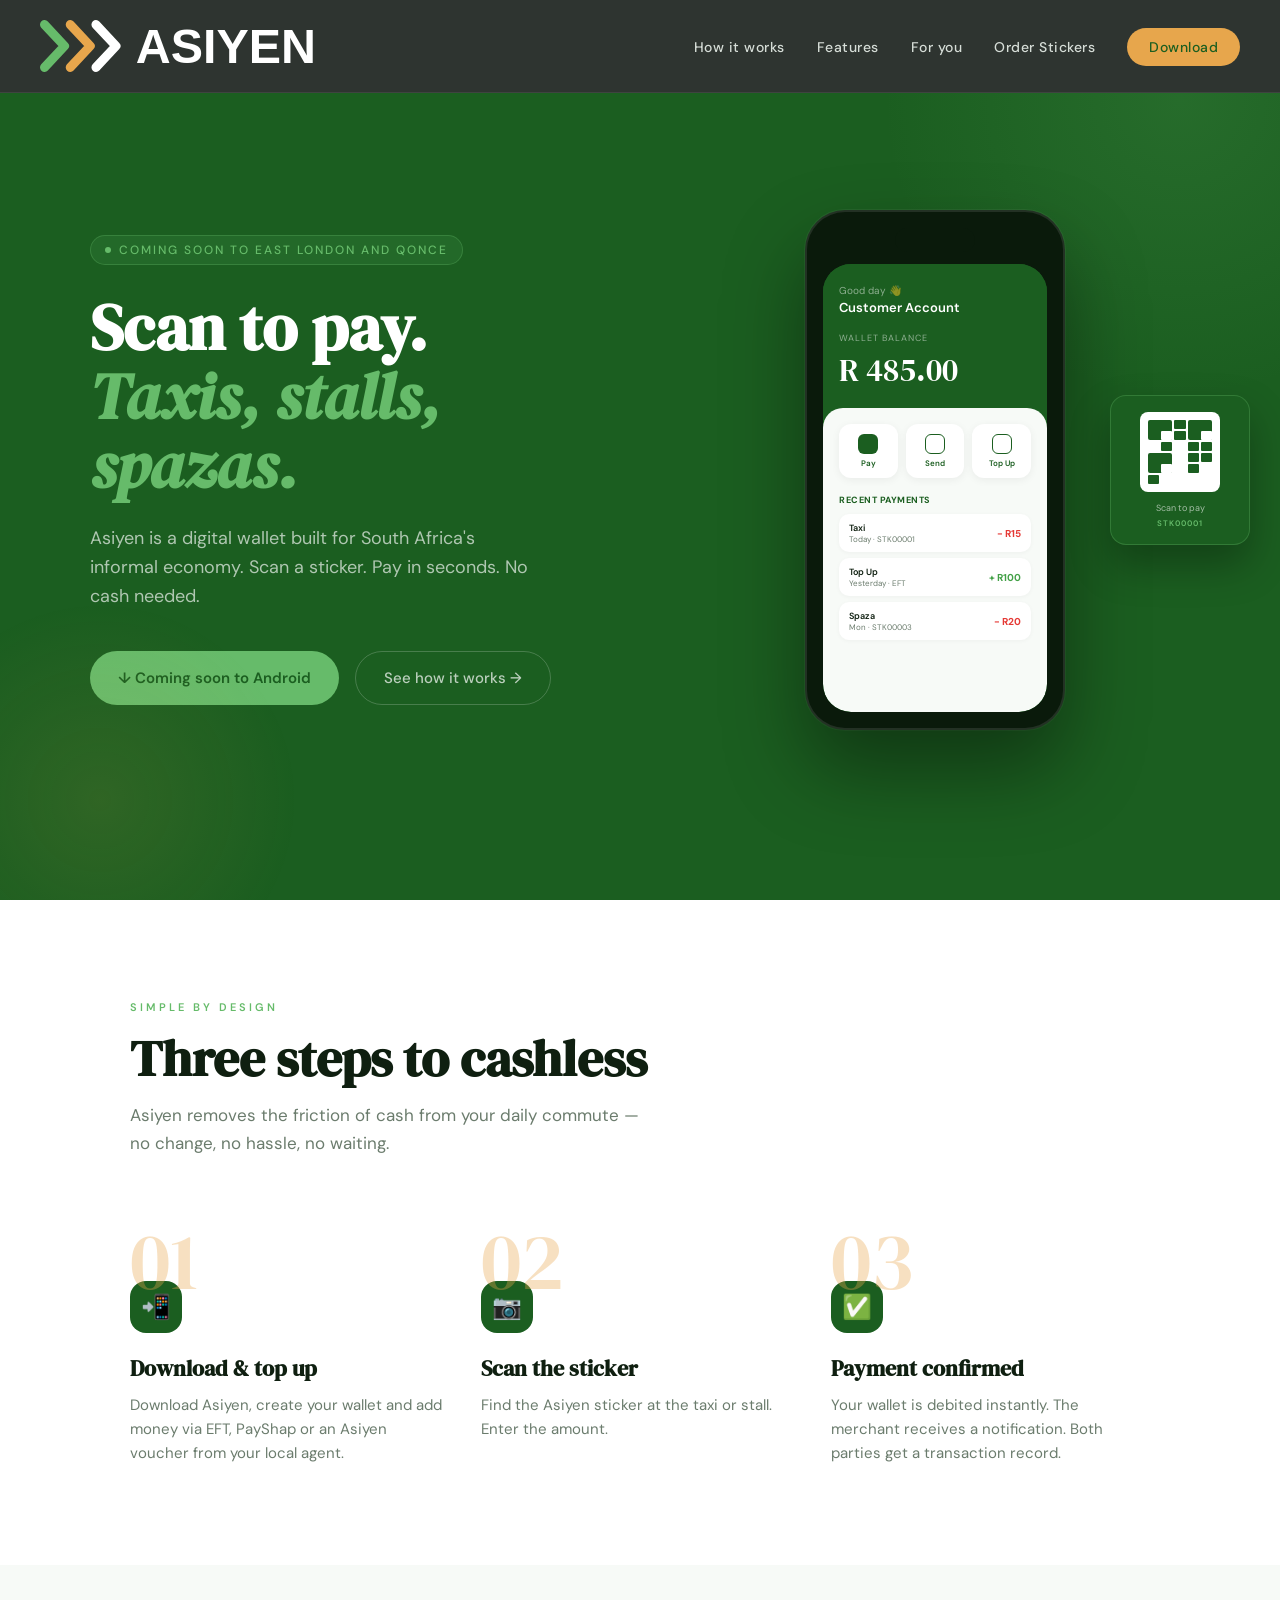
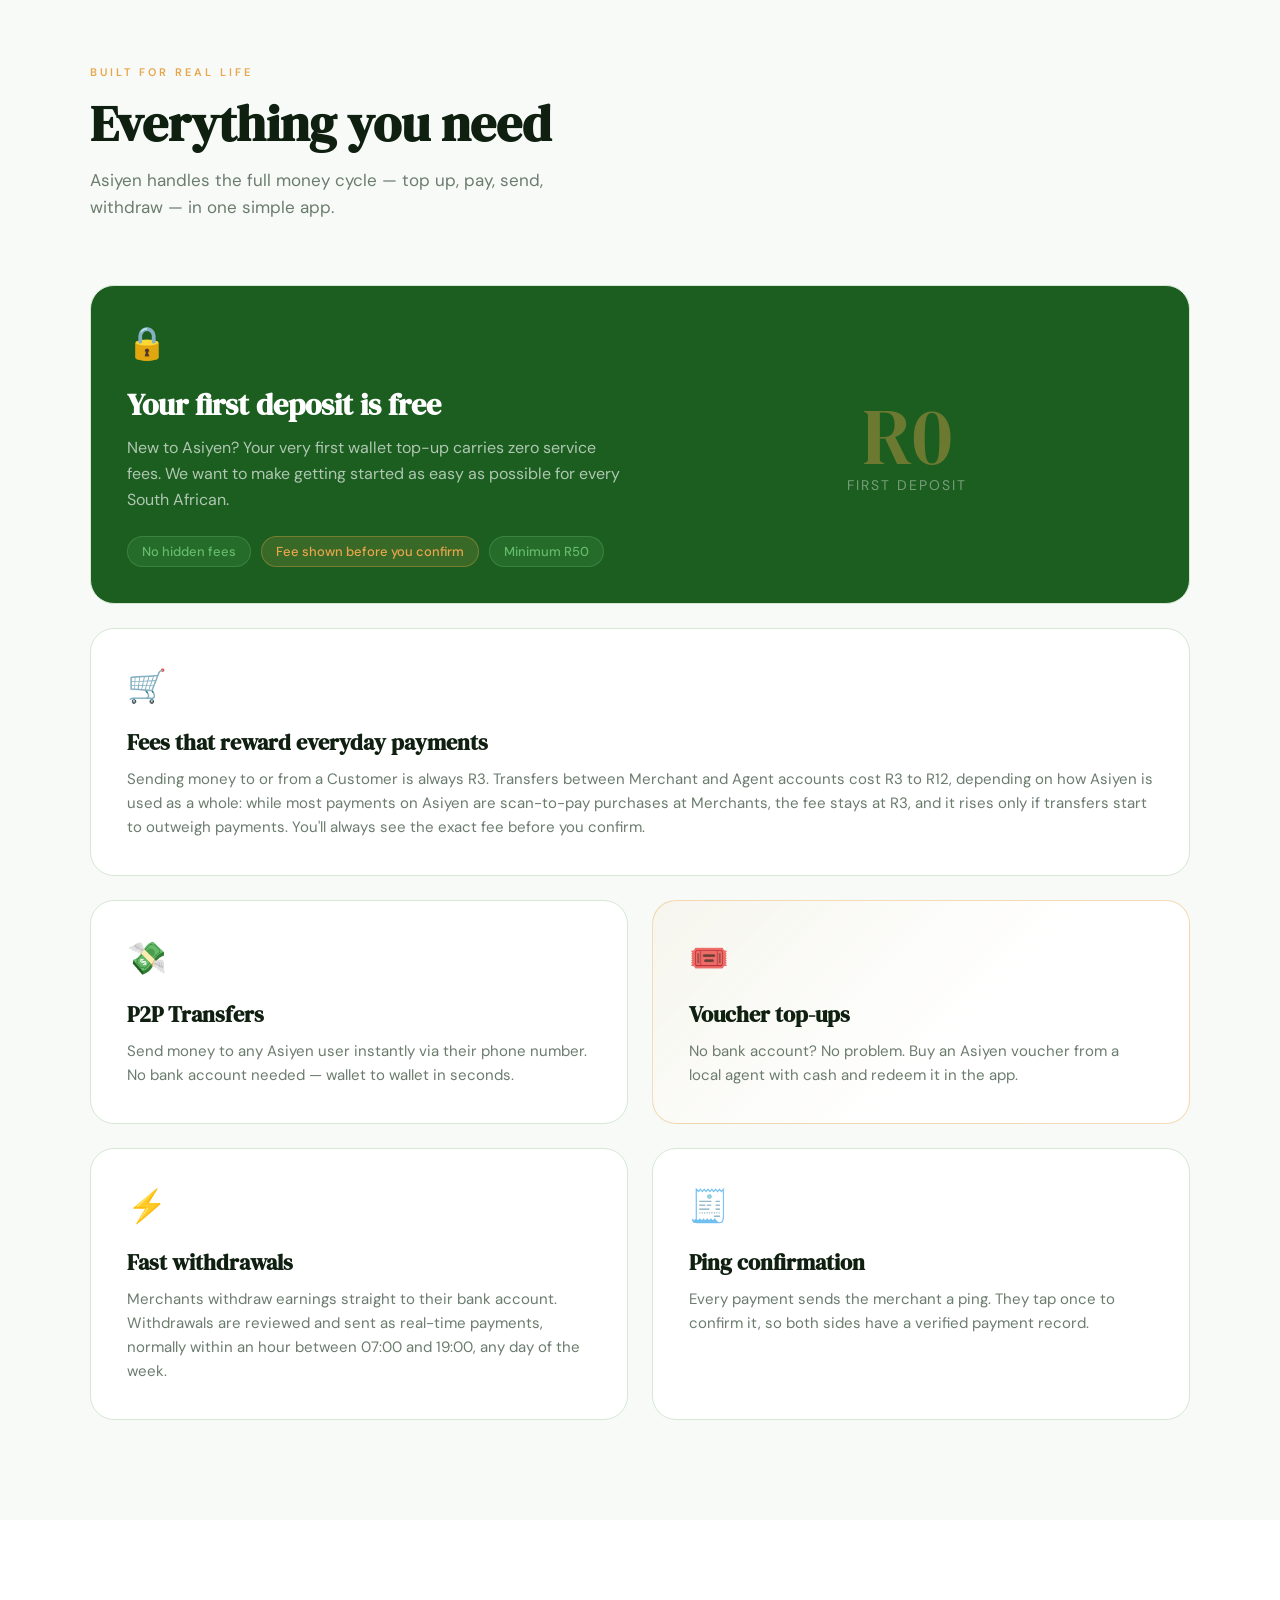
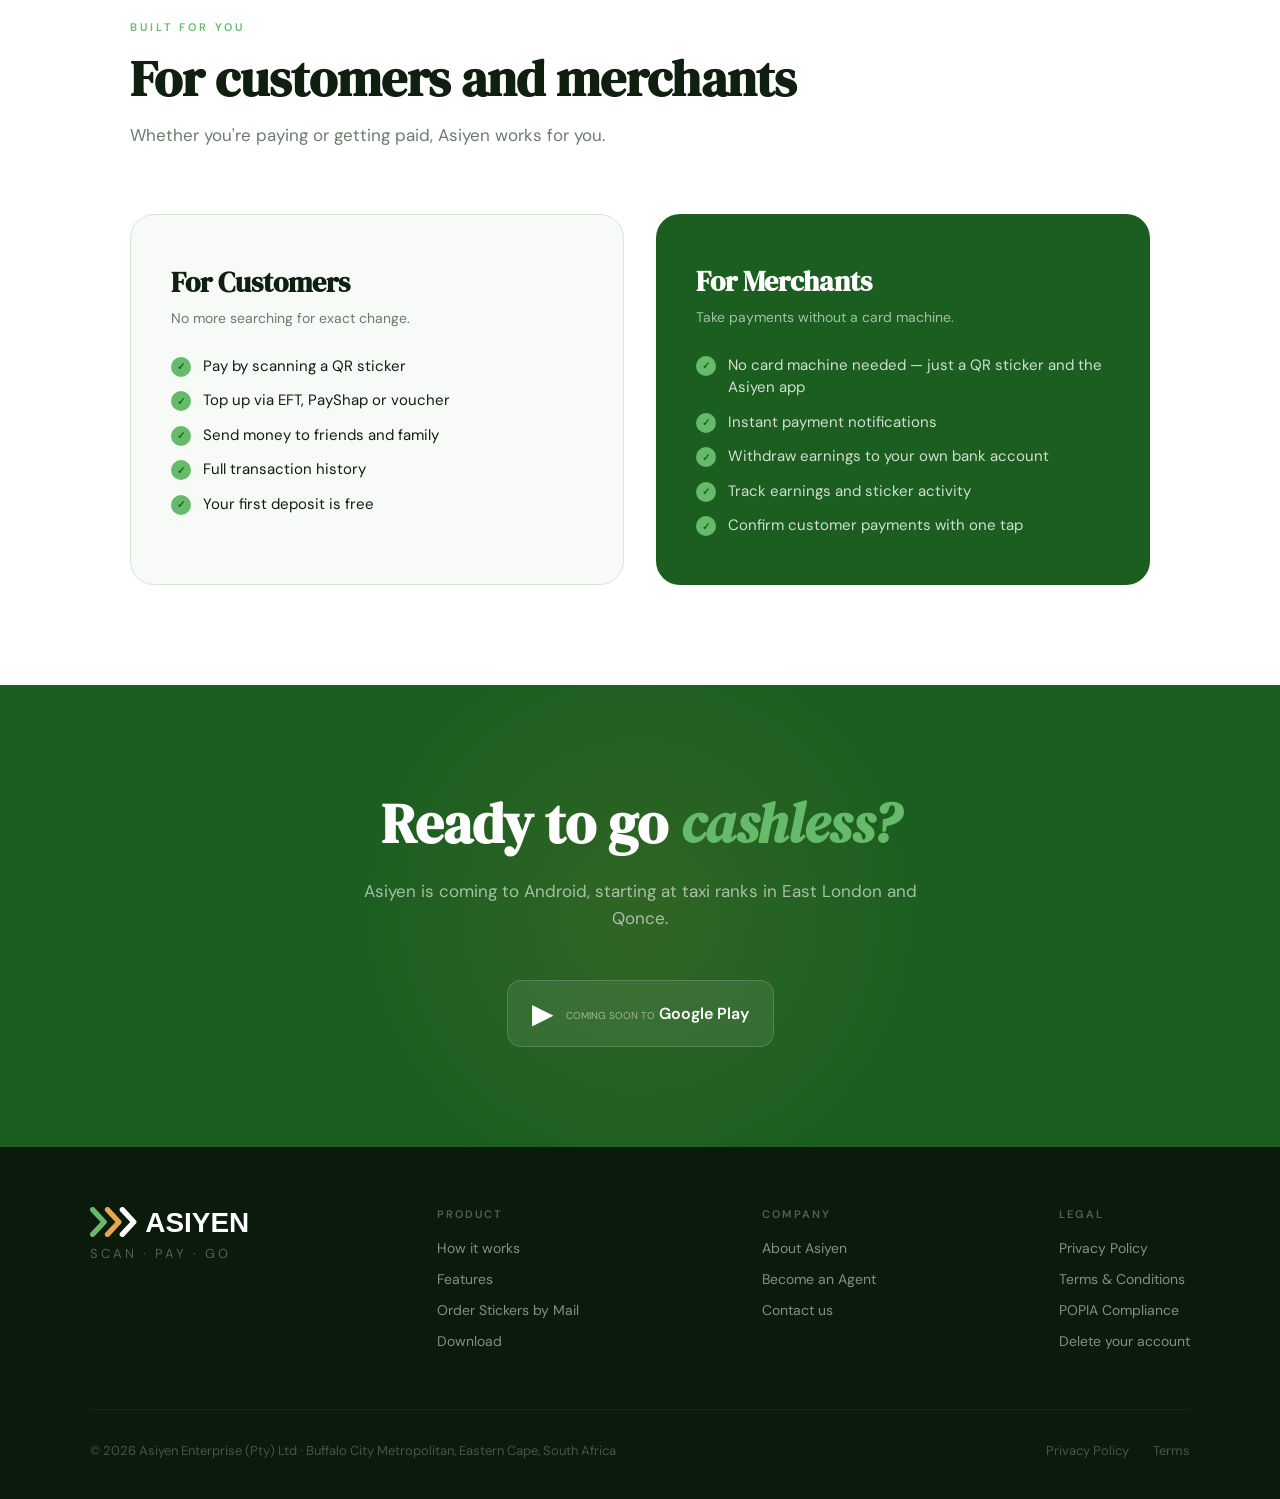
<file: index.html>
<!DOCTYPE html>
<html lang="en">
<head>
  <meta charset="UTF-8"/>
  <meta name="viewport" content="width=device-width, initial-scale=1.0"/>
  <title>Asiyen — Scan. Pay. Go.</title>
  <meta name="description" content="Asiyen is a digital wallet for South Africa's informal economy. Scan to pay. Taxis, stalls, spazas. No cash needed."/>
  <link rel="preconnect" href="https://fonts.googleapis.com"/>
  <link href="https://fonts.googleapis.com/css2?family=DM+Serif+Display:ital@0;1&family=DM+Sans:wght@300;400;500;600&display=swap" rel="stylesheet"/>
  <style>
    :root {
      --dark: #1B5E20;
      --light: #66BB6A;
      --gold: #E7A64C;
      --white: #ffffff;
      --off: #f7faf7;
      --ink: #0f1f10;
      --muted: #6b7c6d;
      --border: #d4e8d4;
    }

    *, *::before, *::after { box-sizing: border-box; margin: 0; padding: 0; }

    html { scroll-behavior: smooth; }

    body {
      font-family: 'DM Sans', sans-serif;
      background: var(--white);
      color: var(--ink);
      overflow-x: hidden;
    }

    nav {
      position: fixed;
      top: 0; left: 0; right: 0;
      z-index: 100;
      padding: 20px 40px;
      display: flex;
      align-items: center;
      justify-content: space-between;
      /* Charcoal (14 Oct) so the mark keeps the sticker's own colours:
         light green, gold and white all read on it. */
      background: #2E3430;
      border-bottom: 1px solid rgba(255,255,255,0.08);
    }

    .nav-logo {
      display: flex;
      align-items: center;
      gap: 12px;
      text-decoration: none;
    }

    /* The Asiyen mark (#asiyen-mark below), drawn to the sticker's
       proportions in units of cap height x100: stroke 26.1, chevron 123.6
       high, arm 57.7, step 74.2, gap 57; light green, gold, white; bold,
       no letter spacing. The same numbers as the app's AsiyenWordmark
       (lib/widgets/asiyen_wordmark.dart): change all three together. Drawn
       straight onto the charcoal nav, large. */
    .nav-mark {
      height: 52px;
      width: auto;
      display: block;
    }

    .footer-mark {
      height: 30px;
      width: auto;
      display: block;
      margin-bottom: 4px;
    }

    .nav-links {
      display: flex;
      gap: 32px;
      list-style: none;
    }

    .nav-links a {
      text-decoration: none;
      color: #D6DDD7;
      font-size: 14px;
      font-weight: 500;
      letter-spacing: 0.5px;
      transition: color 0.2s;
    }

    .nav-links a:hover { color: var(--white); }

    .nav-cta {
      background: var(--gold);
      color: var(--dark) !important;
      padding: 10px 22px;
      border-radius: 100px;
      font-weight: 500 !important;
    }

    .nav-cta:hover { background: var(--light); color: var(--dark) !important; }

    .hero {
      min-height: 100vh;
      display: flex;
      align-items: center;
      padding: 120px 40px 80px;
      background: var(--dark);
      position: relative;
      overflow: hidden;
    }

    .hero::before {
      content: '';
      position: absolute;
      top: -200px; right: -200px;
      width: 600px; height: 600px;
      border-radius: 50%;
      background: radial-gradient(circle, rgba(102,187,106,0.15) 0%, transparent 70%);
      pointer-events: none;
    }

    .hero::after {
      content: '';
      position: absolute;
      bottom: -100px; left: -100px;
      width: 400px; height: 400px;
      border-radius: 50%;
      background: radial-gradient(circle, rgba(231,166,76,0.10) 0%, transparent 70%);
      pointer-events: none;
    }

    .hero-inner {
      max-width: 1100px;
      margin: 0 auto;
      display: grid;
      grid-template-columns: 1fr 1fr;
      gap: 80px;
      align-items: center;
    }

    .hero-tag {
      display: inline-flex;
      align-items: center;
      gap: 8px;
      background: rgba(102,187,106,0.12);
      border: 1px solid rgba(102,187,106,0.3);
      padding: 6px 14px;
      border-radius: 100px;
      font-size: 12px;
      font-weight: 500;
      letter-spacing: 2px;
      color: var(--light);
      margin-bottom: 28px;
      text-transform: uppercase;
    }

    .hero-tag::before {
      content: '';
      width: 6px; height: 6px;
      border-radius: 50%;
      background: var(--light);
      animation: pulse 2s infinite;
    }

    @keyframes pulse {
      0%, 100% { opacity: 1; transform: scale(1); }
      50% { opacity: 0.5; transform: scale(0.8); }
    }

    .hero h1 {
      font-family: 'DM Serif Display', serif;
      font-size: clamp(42px, 5vw, 68px);
      line-height: 1.08;
      color: var(--white);
      margin-bottom: 24px;
    }

    .hero h1 em {
      font-style: italic;
      color: var(--light);
    }

    .hero-sub {
      font-size: 18px;
      line-height: 1.6;
      color: rgba(255,255,255,0.65);
      margin-bottom: 40px;
      max-width: 440px;
    }

    .hero-actions {
      display: flex;
      gap: 16px;
      flex-wrap: wrap;
    }

    .btn-primary {
      display: inline-flex;
      align-items: center;
      gap: 10px;
      background: var(--light);
      color: var(--dark);
      padding: 16px 28px;
      border-radius: 100px;
      font-weight: 600;
      font-size: 15px;
      text-decoration: none;
      transition: transform 0.2s, box-shadow 0.2s;
    }

    .btn-primary:hover {
      transform: translateY(-2px);
      box-shadow: 0 8px 24px rgba(102,187,106,0.3);
    }

    .btn-secondary {
      display: inline-flex;
      align-items: center;
      gap: 10px;
      background: transparent;
      color: rgba(255,255,255,0.7);
      padding: 16px 28px;
      border-radius: 100px;
      font-weight: 500;
      font-size: 15px;
      text-decoration: none;
      border: 1px solid rgba(255,255,255,0.2);
      transition: border-color 0.2s, color 0.2s;
    }

    .btn-secondary:hover {
      border-color: rgba(255,255,255,0.5);
      color: white;
    }

    .hero-visual {
      display: flex;
      justify-content: center;
      align-items: center;
      position: relative;
    }

    .phone-frame {
      width: 260px;
      height: 520px;
      background: #0a1a0b;
      border-radius: 40px;
      border: 2px solid rgba(255,255,255,0.1);
      padding: 16px;
      position: relative;
      box-shadow: 0 40px 80px rgba(0,0,0,0.4), 0 0 0 1px rgba(255,255,255,0.05);
    }

    .phone-notch {
      width: 80px; height: 24px;
      background: #0a1a0b;
      border-radius: 12px;
      margin: 0 auto 12px;
    }

    .phone-screen {
      background: var(--dark);
      border-radius: 28px;
      height: calc(100% - 36px);
      overflow: hidden;
      display: flex;
      flex-direction: column;
    }

    .phone-header {
      background: var(--dark);
      padding: 20px 16px 16px;
    }

    .phone-greeting {
      font-size: 10px;
      color: rgba(255,255,255,0.5);
      margin-bottom: 2px;
    }

    .phone-name {
      font-size: 13px;
      color: white;
      font-weight: 600;
      margin-bottom: 16px;
    }

    .phone-balance-label {
      font-size: 9px;
      color: rgba(255,255,255,0.5);
      letter-spacing: 1px;
      margin-bottom: 4px;
    }

    .phone-balance {
      font-family: 'DM Serif Display', serif;
      font-size: 32px;
      color: white;
    }

    .phone-body {
      flex: 1;
      background: #f7faf7;
      padding: 16px;
      border-radius: 20px 20px 28px 28px;
    }

    .phone-buttons {
      display: grid;
      grid-template-columns: 1fr 1fr 1fr;
      gap: 8px;
      margin-bottom: 16px;
    }

    .phone-btn {
      background: white;
      border-radius: 12px;
      padding: 10px 6px;
      text-align: center;
      font-size: 8px;
      font-weight: 600;
      color: var(--dark);
      box-shadow: 0 2px 8px rgba(0,0,0,0.06);
    }

    .phone-btn-icon {
      width: 20px; height: 20px;
      background: var(--dark);
      border-radius: 6px;
      margin: 0 auto 4px;
    }

    .phone-btn:first-child .phone-btn-icon { background: var(--dark); }
    .phone-btn:not(:first-child) .phone-btn-icon { background: white; border: 1.5px solid var(--dark); }

    .phone-tx-label {
      font-size: 9px;
      font-weight: 700;
      color: var(--dark);
      margin-bottom: 8px;
      letter-spacing: 0.5px;
    }

    .phone-tx {
      background: white;
      border-radius: 10px;
      padding: 8px 10px;
      display: flex;
      justify-content: space-between;
      align-items: center;
      margin-bottom: 6px;
      box-shadow: 0 1px 4px rgba(0,0,0,0.04);
    }

    .phone-tx-info { font-size: 8px; color: var(--muted); }
    .phone-tx-name { font-size: 9px; font-weight: 600; color: var(--ink); }
    .phone-tx-amount { font-size: 10px; font-weight: 700; }
    .phone-tx-amount.neg { color: #e53935; }
    .phone-tx-amount.pos { color: #43a047; }

    .sticker-card {
      position: absolute;
      right: -60px;
      top: 50%;
      transform: translateY(-50%);
      background: var(--dark);
      border-radius: 16px;
      padding: 16px;
      width: 140px;
      box-shadow: 0 20px 40px rgba(0,0,0,0.3);
      border: 1px solid rgba(102,187,106,0.3);
    }

    .sticker-qr {
      width: 80px; height: 80px;
      background: white;
      border-radius: 8px;
      margin: 0 auto 10px;
      display: grid;
      grid-template-columns: repeat(5,1fr);
      gap: 2px;
      padding: 8px;
    }

    .qr-cell {
      border-radius: 1px;
    }

    .sticker-label {
      font-size: 9px;
      color: rgba(255,255,255,0.6);
      text-align: center;
      margin-bottom: 4px;
    }

    .sticker-serial {
      font-size: 8px;
      color: var(--light);
      text-align: center;
      font-weight: 600;
      letter-spacing: 1px;
    }

    .section {
      padding: 100px 40px;
      max-width: 1100px;
      margin: 0 auto;
    }

    .section-tag {
      font-size: 11px;
      font-weight: 600;
      letter-spacing: 3px;
      text-transform: uppercase;
      color: var(--light);
      margin-bottom: 16px;
    }

    .section-tag.gold { color: var(--gold); }

    .section-title {
      font-family: 'DM Serif Display', serif;
      font-size: clamp(32px, 4vw, 52px);
      line-height: 1.1;
      color: var(--ink);
      margin-bottom: 16px;
    }

    .section-sub {
      font-size: 17px;
      color: var(--muted);
      max-width: 520px;
      line-height: 1.6;
      margin-bottom: 64px;
    }

    .steps {
      display: grid;
      grid-template-columns: repeat(3, 1fr);
      gap: 32px;
    }

    .step {
      position: relative;
    }

    .step-number {
      font-family: 'DM Serif Display', serif;
      font-size: 80px;
      color: rgba(231,166,76,0.35);
      line-height: 1;
      margin-bottom: -20px;
    }

    .step-icon {
      width: 52px; height: 52px;
      background: var(--dark);
      border-radius: 16px;
      display: flex;
      align-items: center;
      justify-content: center;
      margin-bottom: 20px;
      font-size: 24px;
    }

    .step h3 {
      font-family: 'DM Serif Display', serif;
      font-size: 22px;
      color: var(--ink);
      margin-bottom: 10px;
    }

    .step p {
      font-size: 15px;
      color: var(--muted);
      line-height: 1.6;
    }

    .features-section {
      background: var(--off);
      padding: 100px 40px;
    }

    .features-inner {
      max-width: 1100px;
      margin: 0 auto;
    }

    .features-grid {
      display: grid;
      grid-template-columns: 1fr 1fr;
      gap: 24px;
    }

    .feature-card {
      background: white;
      border-radius: 24px;
      padding: 36px;
      border: 1px solid var(--border);
      transition: transform 0.2s, box-shadow 0.2s;
    }

    .feature-card:hover {
      transform: translateY(-4px);
      box-shadow: 0 12px 32px rgba(27,94,32,0.1);
    }

    .feature-card.warm {
      border-color: rgba(231,166,76,0.4);
      background: linear-gradient(135deg, rgba(231,166,76,0.05), white 60%);
    }

    /* A full-width white card (22 Oct: the transfer-fee card), so the
       two-column grid stays even. */
    .feature-card.wide {
      grid-column: span 2;
    }

    .feature-card.large {
      grid-column: span 2;
      background: var(--dark);
      color: white;
      display: grid;
      grid-template-columns: 1fr 1fr;
      gap: 40px;
      align-items: center;
    }

    .feature-icon {
      font-size: 32px;
      margin-bottom: 20px;
    }

    .feature-card h3 {
      font-family: 'DM Serif Display', serif;
      font-size: 22px;
      margin-bottom: 10px;
      color: var(--ink);
    }

    .feature-card.large h3 { color: white; font-size: 30px; }

    .feature-card p {
      font-size: 15px;
      color: var(--muted);
      line-height: 1.6;
    }

    .feature-card.large p { color: rgba(255,255,255,0.65); font-size: 16px; }

    .feature-pills {
      display: flex;
      flex-wrap: wrap;
      gap: 10px;
      margin-top: 24px;
    }

    .pill {
      background: rgba(102,187,106,0.15);
      border: 1px solid rgba(102,187,106,0.3);
      color: var(--light);
      padding: 6px 14px;
      border-radius: 100px;
      font-size: 13px;
      font-weight: 500;
    }

    .pill.gold {
      background: rgba(231,166,76,0.15);
      border: 1px solid rgba(231,166,76,0.35);
      color: var(--gold);
    }

    .who-section {
      padding: 100px 40px;
      max-width: 1100px;
      margin: 0 auto;
    }

    .who-grid {
      display: grid;
      grid-template-columns: 1fr 1fr;
      gap: 32px;
    }

    .who-card {
      border-radius: 24px;
      padding: 48px 40px;
      position: relative;
      overflow: hidden;
    }

    .who-card.customer {
      background: var(--off);
      border: 1px solid var(--border);
    }

    .who-card.merchant {
      background: var(--dark);
      color: white;
    }

    .who-card h3 {
      font-family: 'DM Serif Display', serif;
      font-size: 28px;
      margin-bottom: 8px;
    }

    .who-card.customer h3 { color: var(--ink); }
    .who-card.merchant h3 { color: white; }

    .who-card .who-sub {
      font-size: 14px;
      margin-bottom: 28px;
    }

    .who-card.customer .who-sub { color: var(--muted); }
    .who-card.merchant .who-sub { color: rgba(255,255,255,0.6); }

    .who-list {
      list-style: none;
      display: flex;
      flex-direction: column;
      gap: 12px;
    }

    .who-list li {
      display: flex;
      align-items: flex-start;
      gap: 12px;
      font-size: 15px;
      line-height: 1.5;
    }

    .who-card.customer .who-list li { color: var(--ink); }
    .who-card.merchant .who-list li { color: rgba(255,255,255,0.8); }

    .check {
      width: 20px; height: 20px;
      background: var(--light);
      border-radius: 50%;
      display: flex;
      align-items: center;
      justify-content: center;
      flex-shrink: 0;
      margin-top: 2px;
      font-size: 10px;
      color: var(--dark);
      font-weight: 700;
    }

    .download-section {
      background: var(--dark);
      padding: 100px 40px;
      text-align: center;
      position: relative;
      overflow: hidden;
    }

    .download-section::before {
      content: '';
      position: absolute;
      top: 50%; left: 50%;
      transform: translate(-50%, -50%);
      width: 600px; height: 600px;
      border-radius: 50%;
      background: radial-gradient(circle, rgba(231,166,76,0.10) 0%, transparent 70%);
    }

    .download-inner {
      position: relative;
      max-width: 600px;
      margin: 0 auto;
    }

    .download-section h2 {
      font-family: 'DM Serif Display', serif;
      font-size: clamp(36px, 5vw, 56px);
      color: white;
      margin-bottom: 16px;
    }

    .download-section h2 em {
      font-style: italic;
      color: var(--light);
    }

    .download-section p {
      font-size: 17px;
      color: rgba(255,255,255,0.6);
      margin-bottom: 48px;
      line-height: 1.6;
    }

    .store-buttons {
      display: flex;
      gap: 16px;
      justify-content: center;
      flex-wrap: wrap;
    }

    .store-btn {
      display: inline-flex;
      align-items: center;
      gap: 12px;
      background: rgba(255,255,255,0.08);
      border: 1px solid rgba(255,255,255,0.15);
      color: white;
      padding: 14px 24px;
      border-radius: 14px;
      text-decoration: none;
      transition: background 0.2s;
    }

    .store-btn:hover { background: rgba(255,255,255,0.15); }

    .store-btn-text { text-align: left; }
    .store-btn-small { font-size: 10px; color: rgba(255,255,255,0.5); }
    .store-btn-name { font-size: 16px; font-weight: 600; }
    .store-btn-icon { font-size: 28px; }

    footer {
      background: #0a1a0b;
      padding: 60px 40px 40px;
    }

    .footer-inner {
      max-width: 1100px;
      margin: 0 auto;
    }

    .footer-top {
      display: flex;
      justify-content: space-between;
      align-items: flex-start;
      margin-bottom: 48px;
      flex-wrap: wrap;
      gap: 40px;
    }


    .footer-tagline {
      font-size: 13px;
      color: rgba(255,255,255,0.3);
      margin-top: 8px;
      letter-spacing: 3px;
    }

    .footer-links h4 {
      font-size: 11px;
      font-weight: 600;
      letter-spacing: 2px;
      text-transform: uppercase;
      color: rgba(255,255,255,0.3);
      margin-bottom: 16px;
    }

    .footer-links ul { list-style: none; }
    .footer-links li { margin-bottom: 10px; }
    .footer-links a {
      color: rgba(255,255,255,0.5);
      text-decoration: none;
      font-size: 14px;
      transition: color 0.2s;
    }
    .footer-links a:hover { color: var(--light); }

    .footer-bottom {
      border-top: 1px solid rgba(255,255,255,0.06);
      padding-top: 32px;
      display: flex;
      justify-content: space-between;
      align-items: center;
      flex-wrap: wrap;
      gap: 16px;
    }

    .footer-copy {
      font-size: 13px;
      color: rgba(255,255,255,0.25);
    }

    .footer-legal {
      display: flex;
      gap: 24px;
    }

    .footer-legal a {
      font-size: 13px;
      color: rgba(255,255,255,0.25);
      text-decoration: none;
      transition: color 0.2s;
    }

    .footer-legal a:hover { color: var(--light); }

    .qty-btn {
      padding: 8px 16px;
      border: 1px solid var(--dark);
      background: white;
      color: var(--dark);
      border-radius: 100px;
      font-size: 13px;
      font-weight: 600;
      cursor: pointer;
      font-family: 'DM Sans', sans-serif;
      transition: background 0.2s;
    }
    .qty-btn:hover { background: var(--off); }

    .privacy-page, .sub-page {
      display: none;
      padding: 140px 40px 80px;
      max-width: 760px;
      margin: 0 auto;
    }

    .privacy-page.active, .sub-page.active { display: block; }
    .main-page { display: block; }
    .main-page.hidden { display: none; }

    .privacy-page h1, .sub-page h1 {
      font-family: 'DM Serif Display', serif;
      font-size: 42px;
      color: var(--ink);
      margin-bottom: 8px;
    }

    .privacy-date {
      font-size: 13px;
      color: var(--muted);
      margin-bottom: 48px;
    }

    .privacy-page h2, .sub-page h2 {
      font-family: 'DM Serif Display', serif;
      font-size: 22px;
      color: var(--ink);
      margin: 36px 0 12px;
    }

    .privacy-page p, .privacy-page li, .sub-page p, .sub-page li {
      font-size: 16px;
      color: var(--muted);
      line-height: 1.8;
      margin-bottom: 12px;
    }

    .privacy-page ul, .sub-page ul { padding-left: 20px; }

    @media (max-width: 768px) {
      nav { padding: 16px 20px; }
      .nav-mark { height: 40px; }
      .nav-links { display: none; }
      .hero { padding: 100px 20px 60px; }
      .hero-inner { grid-template-columns: 1fr; gap: 48px; }
      .hero-visual { display: none; }
      .section { padding: 60px 20px; }
      .steps { grid-template-columns: 1fr; }
      .features-section { padding: 60px 20px; }
      .features-grid { grid-template-columns: 1fr; }
      .feature-card.large { grid-column: span 1; grid-template-columns: 1fr; }
      .feature-card.wide { grid-column: span 1; }
      .who-section { padding: 60px 20px; }
      .who-grid { grid-template-columns: 1fr; }
      .download-section { padding: 60px 20px; }
      footer { padding: 40px 20px; }
      .footer-top { flex-direction: column; }
      .footer-bottom { flex-direction: column; text-align: center; }
    }

    @keyframes fadeUp {
      from { opacity: 0; transform: translateY(24px); }
      to { opacity: 1; transform: translateY(0); }
    }

    .hero-tag { animation: fadeUp 0.6s ease both; }
    .hero h1 { animation: fadeUp 0.6s 0.1s ease both; }
    .hero-sub { animation: fadeUp 0.6s 0.2s ease both; }
    .hero-actions { animation: fadeUp 0.6s 0.3s ease both; }
    .hero-visual { animation: fadeUp 0.8s 0.4s ease both; }
  </style>
</head>
<body>

<!-- The Asiyen mark, defined once (see the .nav-mark comment). -->
<svg width="0" height="0" style="position:absolute" aria-hidden="true">
  <symbol id="asiyen-mark" viewBox="0 -25 820 150">
    <g fill="none" stroke-width="26.1" stroke-linecap="round" stroke-linejoin="round">
      <polyline points="13.05,-11.8 70.75,50 13.05,111.8" stroke="#66BB6A"/>
      <polyline points="87.25,-11.8 144.95,50 87.25,111.8" stroke="#E7A64C"/>
      <polyline points="161.45,-11.8 219.15,50 161.45,111.8" stroke="#FFFFFF"/>
    </g>
    <text x="276.15" y="100" fill="#FFFFFF" font-family="Arial, 'Liberation Sans', Helvetica, sans-serif" font-weight="700" font-size="139.66">ASIYEN</text>
  </symbol>
</svg>

<nav>
  <a href="#" class="nav-logo" aria-label="Asiyen home">
    <svg class="nav-mark" viewBox="0 -25 820 150" xmlns="http://www.w3.org/2000/svg" role="img" aria-label="Asiyen">
      <use href="#asiyen-mark" x="0" y="-25" width="820" height="150"/>
    </svg>
  </a>
  <ul class="nav-links">
    <li><a href="#how">How it works</a></li>
    <li><a href="#features">Features</a></li>
    <li><a href="#who">For you</a></li>
    <li><a href="#order">Order Stickers</a></li>
    <li><a href="#download" class="nav-cta">Download</a></li>
  </ul>
</nav>

<div class="main-page" id="mainPage">

  <section class="hero">
    <div class="hero-inner">
      <div class="hero-content">
        <div class="hero-tag">Coming soon to East London and Qonce</div>
        <h1>Scan to pay. <em>Taxis, stalls, spazas.</em></h1>
        <p class="hero-sub">Asiyen is a digital wallet built for South Africa's informal economy. Scan a sticker. Pay in seconds. No cash needed.</p>
        <div class="hero-actions">
          <a href="#download" class="btn-primary">
            ↓ Coming soon to Android
          </a>
          <a href="#how" class="btn-secondary">
            See how it works →
          </a>
        </div>
      </div>
      <div class="hero-visual">
        <div class="phone-frame">
          <div class="phone-notch"></div>
          <div class="phone-screen">
            <div class="phone-header">
              <div class="phone-greeting">Good day 👋</div>
              <div class="phone-name">Customer Account</div>
              <div class="phone-balance-label">WALLET BALANCE</div>
              <div class="phone-balance">R 485.00</div>
            </div>
            <div class="phone-body">
              <div class="phone-buttons">
                <div class="phone-btn">
                  <div class="phone-btn-icon"></div>
                  Pay
                </div>
                <div class="phone-btn">
                  <div class="phone-btn-icon"></div>
                  Send
                </div>
                <div class="phone-btn">
                  <div class="phone-btn-icon"></div>
                  Top Up
                </div>
              </div>
              <div class="phone-tx-label">RECENT PAYMENTS</div>
              <div class="phone-tx">
                <div>
                  <div class="phone-tx-name">Taxi</div>
                  <div class="phone-tx-info">Today · STK00001</div>
                </div>
                <div class="phone-tx-amount neg">- R15</div>
              </div>
              <div class="phone-tx">
                <div>
                  <div class="phone-tx-name">Top Up</div>
                  <div class="phone-tx-info">Yesterday · EFT</div>
                </div>
                <div class="phone-tx-amount pos">+ R100</div>
              </div>
              <div class="phone-tx">
                <div>
                  <div class="phone-tx-name">Spaza</div>
                  <div class="phone-tx-info">Mon · STK00003</div>
                </div>
                <div class="phone-tx-amount neg">- R20</div>
              </div>
            </div>
          </div>
        </div>
        <div class="sticker-card">
          <div class="sticker-qr">
            <div class="qr-cell" style="background:#1B5E20;grid-column:1/3;grid-row:1/3;border-radius:2px;"></div>
            <div class="qr-cell" style="background:white;grid-column:2;grid-row:2;"></div>
            <div class="qr-cell" style="background:#1B5E20;"></div>
            <div class="qr-cell" style="background:#1B5E20;"></div>
            <div class="qr-cell" style="background:white;"></div>
            <div class="qr-cell" style="background:#1B5E20;"></div>
            <div class="qr-cell" style="background:white;"></div>
            <div class="qr-cell" style="background:#1B5E20;"></div>
            <div class="qr-cell" style="background:#1B5E20;grid-column:4/6;grid-row:1/3;border-radius:2px;"></div>
            <div class="qr-cell" style="background:white;grid-column:5;grid-row:2;"></div>
            <div class="qr-cell" style="background:#1B5E20;"></div>
            <div class="qr-cell" style="background:white;"></div>
            <div class="qr-cell" style="background:#1B5E20;"></div>
            <div class="qr-cell" style="background:#1B5E20;"></div>
            <div class="qr-cell" style="background:white;"></div>
            <div class="qr-cell" style="background:#1B5E20;grid-column:1/3;grid-row:4/6;border-radius:2px;"></div>
            <div class="qr-cell" style="background:white;grid-column:2;grid-row:5;"></div>
            <div class="qr-cell" style="background:#1B5E20;"></div>
            <div class="qr-cell" style="background:white;"></div>
            <div class="qr-cell" style="background:#1B5E20;"></div>
          </div>
          <div class="sticker-label">Scan to pay</div>
          <div class="sticker-serial">STK00001</div>
        </div>
      </div>
    </div>
  </section>

  <section id="how">
    <div class="section">
      <div class="section-tag">Simple by design</div>
      <h2 class="section-title">Three steps to cashless</h2>
      <p class="section-sub">Asiyen removes the friction of cash from your daily commute — no change, no hassle, no waiting.</p>
      <div class="steps">
        <div class="step">
          <div class="step-number">01</div>
          <div class="step-icon">📲</div>
          <h3>Download &amp; top up</h3>
          <p>Download Asiyen, create your wallet and add money via EFT, PayShap or an Asiyen voucher from your local agent.</p>
        </div>
        <div class="step">
          <div class="step-number">02</div>
          <div class="step-icon">📷</div>
          <h3>Scan the sticker</h3>
          <p>Find the Asiyen sticker at the taxi or stall. Enter the amount.</p>
        </div>
        <div class="step">
          <div class="step-number">03</div>
          <div class="step-icon">✅</div>
          <h3>Payment confirmed</h3>
          <p>Your wallet is debited instantly. The merchant receives a notification. Both parties get a transaction record.</p>
        </div>
      </div>
    </div>
  </section>

  <section id="features" class="features-section">
    <div class="features-inner">
      <div class="section-tag gold">Built for real life</div>
      <h2 class="section-title">Everything you need</h2>
      <p class="section-sub">Asiyen handles the full money cycle — top up, pay, send, withdraw — in one simple app.</p>
      <div class="features-grid">
        <div class="feature-card large">
          <div>
            <div class="feature-icon">🔒</div>
            <h3>Your first deposit is free</h3>
            <p>New to Asiyen? Your very first wallet top-up carries zero service fees. We want to make getting started as easy as possible for every South African.</p>
            <div class="feature-pills">
              <span class="pill">No hidden fees</span>
              <span class="pill gold">Fee shown before you confirm</span>
              <span class="pill">Minimum R50</span>
            </div>
          </div>
          <div style="text-align:center;">
            <div style="font-family:'DM Serif Display',serif; font-size:80px; color:rgba(231,166,76,0.4); line-height:1;">R0</div>
            <div style="font-size:14px; color:rgba(255,255,255,0.4); letter-spacing:2px;">FIRST DEPOSIT</div>
          </div>
        </div>
        <!-- Matches calculate_p2p_fee(): the R3-R12 tier follows
             platform_settings.taxi_payment_ratio, Asiyen-wide, not per user.
             That ratio counts every pay_fare payment to any Merchant (taxi or
             vendor; the type is named taxi_payment). Change the function,
             T&Cs section 5, this card, the app's Send screen fee lines and
             the dashboard's feeTier() together. -->
        <div class="feature-card wide">
          <div class="feature-icon">🛒</div>
          <h3>Fees that reward everyday payments</h3>
          <p>Sending money to or from a Customer is always R3. Transfers between Merchant and Agent accounts cost R3 to R12, depending on how Asiyen is used as a whole: while most payments on Asiyen are scan-to-pay purchases at Merchants, the fee stays at R3, and it rises only if transfers start to outweigh payments. You'll always see the exact fee before you confirm.</p>
        </div>
        <div class="feature-card">
          <div class="feature-icon">💸</div>
          <h3>P2P Transfers</h3>
          <p>Send money to any Asiyen user instantly via their phone number. No bank account needed — wallet to wallet in seconds.</p>
        </div>
        <div class="feature-card warm">
          <div class="feature-icon">🎟️</div>
          <h3>Voucher top-ups</h3>
          <p>No bank account? No problem. Buy an Asiyen voucher from a local agent with cash and redeem it in the app.</p>
        </div>
        <div class="feature-card">
          <div class="feature-icon">⚡</div>
          <h3>Fast withdrawals</h3>
          <p>Merchants withdraw earnings straight to their bank account. Withdrawals are reviewed and sent as real-time payments, normally within an hour between 07:00 and 19:00, any day of the week.</p>
        </div>
        <div class="feature-card">
          <div class="feature-icon">🧾</div>
          <h3>Ping confirmation</h3>
          <p>Every payment sends the merchant a ping. They tap once to confirm it, so both sides have a verified payment record.</p>
        </div>
      </div>
    </div>
  </section>

  <section id="who" class="who-section">
    <div class="section-tag">Built for you</div>
    <h2 class="section-title">For customers and merchants</h2>
    <p class="section-sub">Whether you're paying or getting paid, Asiyen works for you.</p>
    <div class="who-grid">
      <div class="who-card customer">
        <h3>For Customers</h3>
        <p class="who-sub">No more searching for exact change.</p>
        <ul class="who-list">
          <li><span class="check">✓</span> Pay by scanning a QR sticker</li>
          <li><span class="check">✓</span> Top up via EFT, PayShap or voucher</li>
          <li><span class="check">✓</span> Send money to friends and family</li>
          <li><span class="check">✓</span> Full transaction history</li>
          <li><span class="check">✓</span> Your first deposit is free</li>
        </ul>
      </div>
      <div class="who-card merchant">
        <h3>For Merchants</h3>
        <p class="who-sub">Take payments without a card machine.</p>
        <ul class="who-list">
          <li><span class="check">✓</span> No card machine needed — just a QR sticker and the Asiyen app</li>
          <li><span class="check">✓</span> Instant payment notifications</li>
          <li><span class="check">✓</span> Withdraw earnings to your own bank account</li>
          <li><span class="check">✓</span> Track earnings and sticker activity</li>
          <li><span class="check">✓</span> Confirm customer payments with one tap</li>
        </ul>
      </div>
    </div>
  </section>

  <section id="download" class="download-section">
    <div class="download-inner">
      <h2>Ready to go <em>cashless?</em></h2>
      <p>Asiyen is coming to Android, starting at taxi ranks in East London and Qonce.</p>
      <div class="store-buttons">
        <!-- Not a link until the Play listing is live. There is no
             iPhone app. -->
        <div class="store-btn" aria-disabled="true" style="cursor:default;">
          <span class="store-btn-icon">▶</span>
          <span class="store-btn-text">
            <span class="store-btn-small">COMING SOON TO</span>
            <span class="store-btn-name">Google Play</span>
          </span>
        </div>
      </div>
    </div>
  </section>

  <footer>
    <div class="footer-inner">
      <div class="footer-top">
        <div class="footer-brand">
          <svg class="footer-mark" viewBox="0 -25 820 150" xmlns="http://www.w3.org/2000/svg" role="img" aria-label="Asiyen">
            <use href="#asiyen-mark" x="0" y="-25" width="820" height="150"/>
          </svg>
          <div class="footer-tagline">SCAN · PAY · GO</div>
        </div>
        <div class="footer-links">
          <h4>Product</h4>
          <ul>
            <li><a href="#how">How it works</a></li>
            <li><a href="#features">Features</a></li>
            <li><a href="#order">Order Stickers by Mail</a></li>
            <li><a href="#download">Download</a></li>
          </ul>
        </div>
        <div class="footer-links">
          <h4>Company</h4>
          <ul>
            <li><a href="#how">About Asiyen</a></li>
            <li><a href="mailto:admin@asiyen.com?subject=Becoming%20an%20Asiyen%20Agent">Become an Agent</a></li>
            <li><a href="mailto:admin@asiyen.com">Contact us</a></li>
          </ul>
        </div>
        <div class="footer-links">
          <h4>Legal</h4>
          <ul>
            <li><a href="/privacy/">Privacy Policy</a></li>
            <li><a href="/terms/">Terms &amp; Conditions</a></li>
            <li><a href="/privacy/#your-rights">POPIA Compliance</a></li>
            <li><a href="/delete-account/">Delete your account</a></li>
          </ul>
        </div>
      </div>
      <div class="footer-bottom">
        <div class="footer-copy">© 2026 Asiyen Enterprise (Pty) Ltd · Buffalo City Metropolitan, Eastern Cape, South Africa</div>
        <div class="footer-legal">
          <a href="/privacy/">Privacy Policy</a>
          <a href="/terms/">Terms</a>
        </div>
      </div>
    </div>
  </footer>

</div>

<!-- ORDER STICKERS BY MAIL PAGE (20 Oct: website prices, Simele 19 Oct) -->
<div class="sub-page" id="orderPage">
  <a href="#" style="display:inline-flex;align-items:center;gap:8px;color:var(--dark);text-decoration:none;font-weight:500;margin-bottom:40px;">&larr; Back to Asiyen</a>
  <h1>Order stickers by post</h1>
  <p class="privacy-date">For Merchants who can't get to an Asiyen agent.</p>

  <p>You need a <strong>Merchant account</strong> in the Asiyen app first. No account yet? <a href="#download" style="color:var(--dark);">Get the app</a> and sign up, then come back here.</p>

  <h2>Prices</h2>
  <table style="width:100%; border-collapse:collapse; font-size:16px; margin-bottom:8px;">
    <tr style="border-bottom:1px solid var(--border);"><td style="padding:10px 0;">1 sticker</td><td style="padding:10px 0; text-align:right; font-weight:600;">R50</td></tr>
    <tr style="border-bottom:1px solid var(--border);"><td style="padding:10px 0;">Pack of 5 <span style="color:var(--muted);">(R45 each)</span></td><td style="padding:10px 0; text-align:right; font-weight:600;">R225</td></tr>
    <tr style="border-bottom:1px solid var(--border);"><td style="padding:10px 0;">Pack of 10 <span style="color:var(--muted);">(R40 each)</span></td><td style="padding:10px 0; text-align:right; font-weight:600;">R400</td></tr>
    <tr><td style="padding:10px 0;">Delivery by Paxi, once per order</td><td style="padding:10px 0; text-align:right; font-weight:600;">R60</td></tr>
  </table>
  <p style="font-size:14px;">Packs of 5 and 10 are for owners with several taxis or stalls.</p>

  <h2>How it works</h2>
  <ol style="padding-left: 20px; color: var(--muted); font-size: 16px; line-height: 1.8;">
    <li>Choose 1, 5 or 10 and fill in your details.</li>
    <li>Pay the total by EFT.</li>
    <li>Upload a photo or screenshot of your payment and submit.</li>
    <li>We check payments within 2 working days. Then we post your stickers with Paxi and send you the tracking number. Paxi takes 7&ndash;9 working days.</li>
    <li>When they arrive, email <a href="mailto:admin@asiyen.com" style="color:var(--dark);">admin@asiyen.com</a> or reply to our message, and we switch them on for your account.</li>
  </ol>

  <h2>1. Your order</h2>
  <div style="margin-bottom:16px;">
    <label style="display:block; font-weight:600; font-size:14px; color:var(--ink); margin-bottom:6px;">How many?</label>
    <div style="display:flex; gap:8px; flex-wrap:wrap;">
      <button type="button" onclick="setOrderQty(1)" class="qty-btn" data-qty="1">1 sticker</button>
      <button type="button" onclick="setOrderQty(5)" class="qty-btn" data-qty="5">Pack of 5</button>
      <button type="button" onclick="setOrderQty(10)" class="qty-btn" data-qty="10">Pack of 10</button>
    </div>
  </div>
  <div style="margin-bottom:16px;">
    <label style="display:block; font-weight:600; font-size:14px; color:var(--ink); margin-bottom:6px;">Your Asiyen number (the phone number you signed up with)</label>
    <input type="tel" id="orderPhone" placeholder="082 123 4567"
      style="width:100%; padding:12px 14px; border:1px solid var(--border); border-radius:10px; font-size:15px; font-family:'DM Sans',sans-serif;">
  </div>
  <div style="margin-bottom:24px;">
    <label style="display:block; font-weight:600; font-size:14px; color:var(--ink); margin-bottom:6px;">Delivery address (your nearest Paxi point or street address)</label>
    <textarea id="orderAddress" rows="3" placeholder="Street address, suburb, town, postal code"
      style="width:100%; padding:12px 14px; border:1px solid var(--border); border-radius:10px; font-size:15px; font-family:'DM Sans',sans-serif; resize:vertical;"></textarea>
  </div>

  <div style="background: var(--off); border-radius: 16px; padding: 20px; margin-bottom: 32px;">
    <div style="display:flex; justify-content:space-between; font-size:14px; color:var(--muted); margin-bottom:8px;">
      <span id="priceLabel">1 sticker</span><span id="priceStickers">R50.00</span>
    </div>
    <div style="display:flex; justify-content:space-between; font-size:14px; color:var(--muted); margin-bottom:8px;">
      <span>Delivery (Paxi)</span><span id="priceDelivery">R60.00</span>
    </div>
    <div style="display:flex; justify-content:space-between; font-weight:700; font-size:18px; color:var(--dark); padding-top:10px; border-top:1px solid var(--border);">
      <span>Total to pay</span><span id="priceTotal">R110.00</span>
    </div>
  </div>

  <h2>2. Pay by EFT</h2>
  <div style="background: rgba(231,166,76,0.08); border:1px solid rgba(231,166,76,0.35); border-radius:12px; padding:16px; margin-bottom:12px;">
    <p style="margin-bottom:0; color: var(--ink);">
      <strong>Asiyen Enterprise (Pty) Ltd</strong><br/>
      Capitec Business &middot; Account 1055682228 &middot; Branch 450105
    </p>
  </div>
  <div style="background:#fdecea; border:2px solid #c0392b; border-radius:12px; padding:16px; margin-bottom:24px;">
    <p style="margin-bottom:0; color:#7b1d14; font-size:16px;">
      <strong>&#9888; Reference: your Asiyen number</strong>, the phone number you signed up with, no spaces (for example 0821234567). Without it we can't match your payment.
    </p>
  </div>

  <h2>3. Upload your proof of payment</h2>
  <div style="background:#fdecea; border:2px solid #c0392b; border-radius:12px; padding:12px 16px; margin-bottom:12px;">
    <p style="margin-bottom:0; color:#7b1d14; font-size:15px;"><strong>&#9888; Check your proof shows your Asiyen number as the reference.</strong> If it doesn't, we can't match your payment.</p>
  </div>
  <div style="margin-bottom:24px;">
    <input type="file" id="orderProof" accept="image/*"
      style="width:100%; padding:12px 14px; border:1px solid var(--border); border-radius:10px; font-size:14px; font-family:'DM Sans',sans-serif;">
    <p style="font-size:13px; color:var(--muted); margin-top:6px;">A screenshot or photo of your EFT payment.</p>
  </div>

  <div id="orderError" style="display:none; color:#c0392b; background:#fdecea; border-radius:10px; padding:12px 14px; margin-bottom:16px; font-size:14px;"></div>
  <div id="orderSuccess" style="display:none; color:var(--dark); background:rgba(102,187,106,0.12); border-radius:10px; padding:16px; margin-bottom:16px; font-size:14px;"></div>

  <button onclick="submitOrder()" id="orderSubmitBtn" class="btn-primary" style="border:none; cursor:pointer; font-family:'DM Sans',sans-serif;">
    Send my order
  </button>

  <h2 style="margin-top:56px;">Are you an Asiyen agent?</h2>
  <p>Agents pay R30 per sticker, in packs of 10. Contact <a href="mailto:admin@asiyen.com" style="color:var(--dark);">admin@asiyen.com</a>.</p>

  <p style="font-size:14px; margin-top:24px;">By sending your order, you confirm your number and address are correct. We post your order once we have matched your payment. If we can't match it, we'll contact you. See our <a href="/terms/#delivery" style="color:var(--dark);">Terms &amp; Conditions</a> for stickers and delivery.</p>
</div>

<script>

  // ── ORDER STICKERS BY MAIL ──────────────────────────────────────
  const SUPABASE_URL = 'https://ngvwcgumvjipquvgijfc.supabase.co';
  const SUPABASE_ANON_KEY = 'sb_publishable_IEMupCW8uBFxUPALjaiaXg_CXfjeOwL';

  // Display only. The server prices every order itself (mail_order_quote:
  // 1 = R50, 5 = R225, 10 = R400, plus admin_safety_limits.
  // mail_order_delivery_fee, Paxi's fee). Change these together with it.
  const ORDER_PRICES = { 1: 50, 5: 225, 10: 400 };
  const ORDER_LABELS = { 1: '1 sticker', 5: 'Pack of 5', 10: 'Pack of 10' };
  const DELIVERY_FEE = 60;
  let orderQty = 1;

  function setOrderQty(n) {
    orderQty = n;
    document.querySelectorAll('#orderPage .qty-btn').forEach(b => {
      const on = Number(b.dataset.qty) === n;
      b.setAttribute('aria-pressed', on ? 'true' : 'false');
      b.style.background = on ? 'var(--dark)' : 'white';
      b.style.color = on ? 'white' : 'var(--dark)';
    });
    updateOrderPrice();
  }

  function updateOrderPrice() {
    const stickers = ORDER_PRICES[orderQty];
    document.getElementById('priceLabel').textContent = ORDER_LABELS[orderQty];
    document.getElementById('priceStickers').textContent = `R${stickers.toFixed(2)}`;
    document.getElementById('priceDelivery').textContent = `R${DELIVERY_FEE.toFixed(2)}`;
    document.getElementById('priceTotal').textContent = `R${(stickers + DELIVERY_FEE).toFixed(2)}`;
  }

  function fileToBase64(file) {
    return new Promise((resolve, reject) => {
      const reader = new FileReader();
      reader.onload = () => resolve(reader.result.split(',')[1]);
      reader.onerror = reject;
      reader.readAsDataURL(file);
    });
  }

  async function submitOrder() {
    const phone = document.getElementById('orderPhone').value.trim();
    const address = document.getElementById('orderAddress').value.trim();
    const fileInput = document.getElementById('orderProof');
    const errorEl = document.getElementById('orderError');
    const successEl = document.getElementById('orderSuccess');
    const btn = document.getElementById('orderSubmitBtn');

    errorEl.style.display = 'none';
    successEl.style.display = 'none';

    if (!phone || !address || !fileInput.files[0]) {
      errorEl.textContent = 'Please fill in your Asiyen number and address, and attach your proof of payment.';
      errorEl.style.display = 'block';
      return;
    }

    btn.disabled = true;
    btn.textContent = 'Sending…';

    try {
      const file = fileInput.files[0];
      const proofBase64 = await fileToBase64(file);

      const res = await fetch(`${SUPABASE_URL}/functions/v1/submit-mail-order`, {
        method: 'POST',
        headers: {
          apikey: SUPABASE_ANON_KEY,
          Authorization: `Bearer ${SUPABASE_ANON_KEY}`,
          'Content-Type': 'application/json'
        },
        body: JSON.stringify({
          phone,
          shipping_address: address,
          quantity: orderQty,
          proof_base64: proofBase64,
          proof_content_type: file.type || 'image/jpeg'
        })
      });
      const result = await res.json();

      if (!res.ok || result.success !== true) {
        throw new Error(result.error || 'Something went wrong. Please try again.');
      }

      successEl.textContent = `Order sent. We'll check your payment and send your tracking number to ${phone}. Total: R${Number(result.total).toFixed(2)}.`;
      successEl.style.display = 'block';
      document.getElementById('orderPhone').value = '';
      document.getElementById('orderAddress').value = '';
      fileInput.value = '';
      setOrderQty(1);
    } catch (e) {
      errorEl.textContent = e.message;
      errorEl.style.display = 'block';
    } finally {
      btn.disabled = false;
      btn.textContent = 'Send my order';
    }
  }
  setOrderQty(1);

  // The privacy policy and terms moved to /privacy/ and /terms/ (18 Oct)
  // so each has its own address. Only the order form is still a section of
  // this page, opened by #order so the link works from anywhere.
  const SUB_PAGES = ['orderPage'];

  function showSubPage(id) {
    document.getElementById('mainPage').classList.add('hidden');
    SUB_PAGES.forEach(p => {
      document.getElementById(p).classList.toggle('active', p === id);
    });
    window.scrollTo({ top: 0, behavior: 'instant' });
  }

  function showOrder() { showSubPage('orderPage'); }

  function showMain() {
    document.getElementById('mainPage').classList.remove('hidden');
    SUB_PAGES.forEach(p => {
      document.getElementById(p).classList.remove('active');
    });
  }

  // #order opens the order form; any other hash shows the home page and,
  // when coming back from the form, goes to that section (or the top). A
  // plain section link on the home page is left to the browser.
  function route() {
    if (location.hash === '#order') { showOrder(); return; }
    const fromForm = document.getElementById('mainPage').classList.contains('hidden');
    showMain();
    if (!fromForm) return;
    const id = location.hash.slice(1);
    const target = id && document.getElementById(id);
    // After the browser's own (failed) jump to the then-hidden section.
    setTimeout(() => {
      if (target) window.scrollTo({ top: target.getBoundingClientRect().top + window.scrollY, behavior: 'instant' });
      else window.scrollTo({ top: 0, behavior: 'instant' });
    }, 0);
  }
  window.addEventListener('hashchange', route);
  route();
</script>

</body>
</html>
</file>
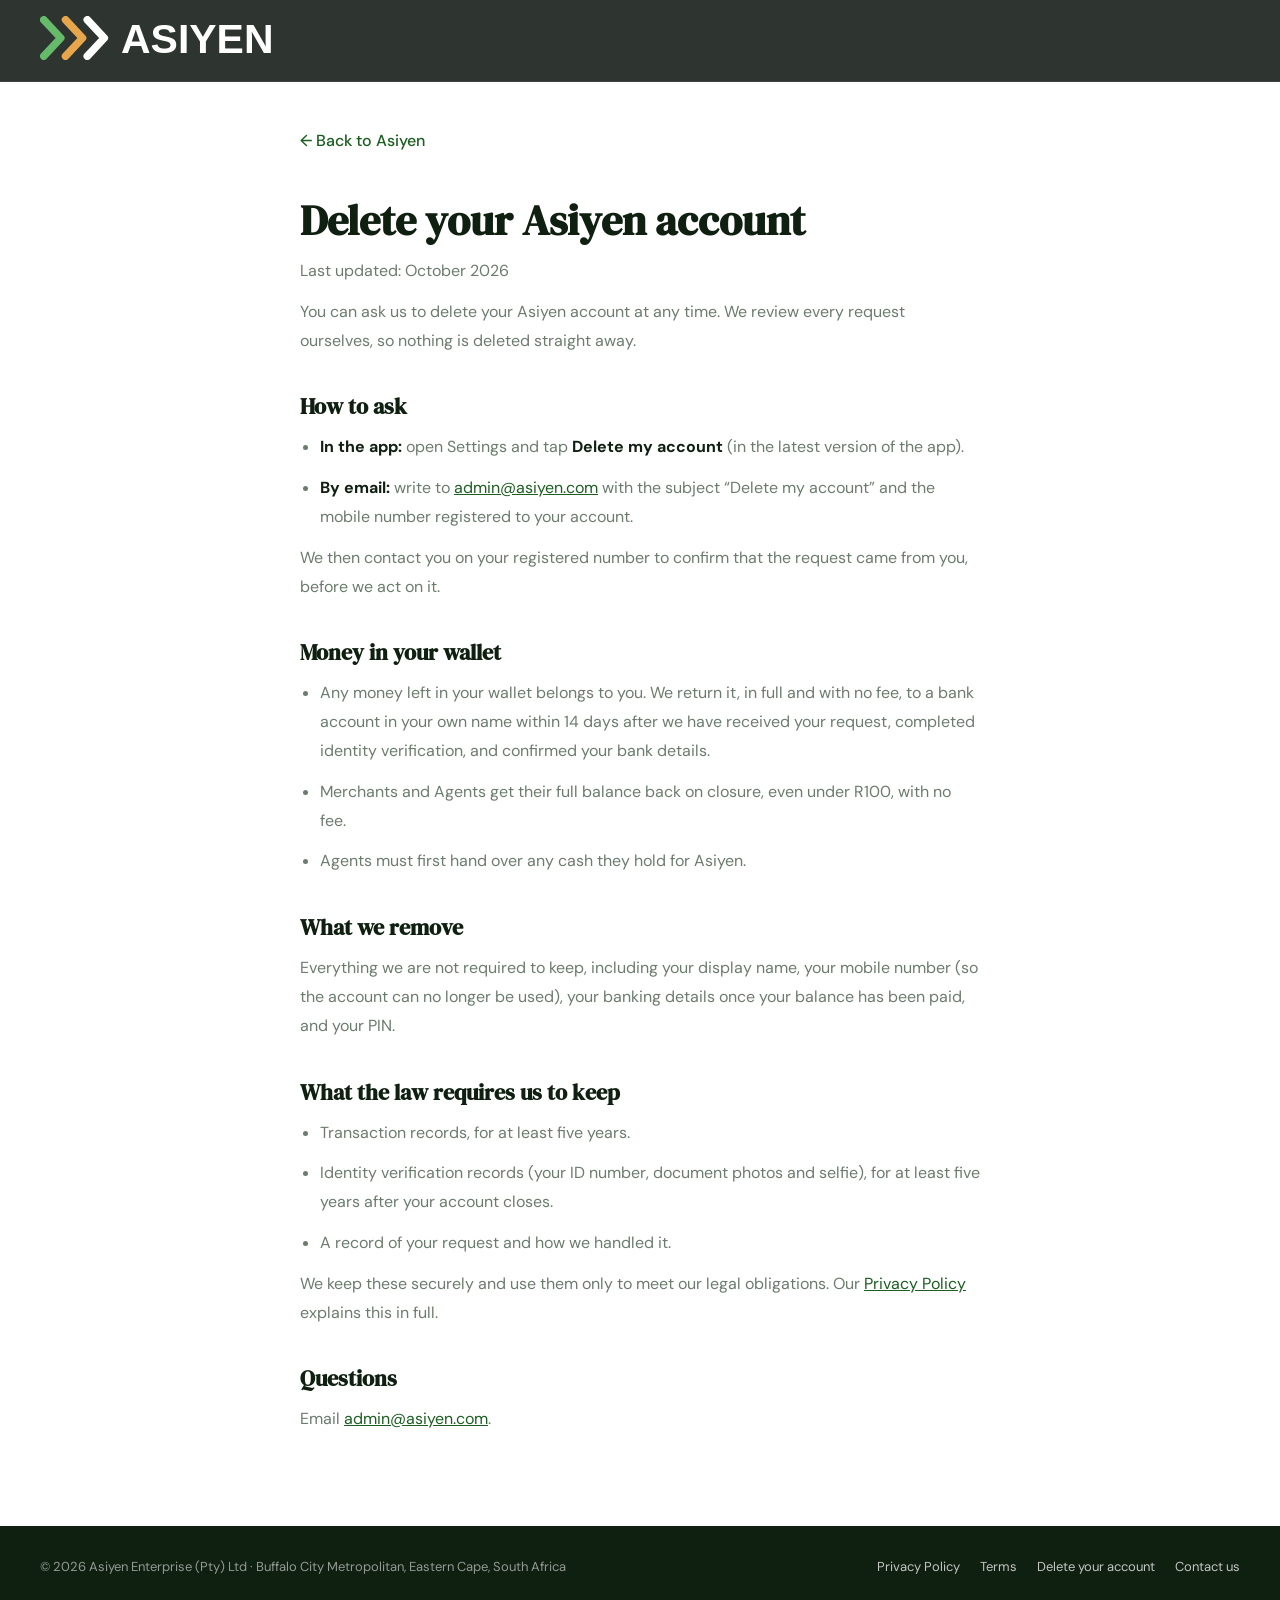
<file: delete-account/index.html>
<!DOCTYPE html>
<html lang="en">
<head>
  <meta charset="UTF-8"/>
  <meta name="viewport" content="width=device-width, initial-scale=1.0"/>
  <title>Delete Your Account | Asiyen</title>
  <meta name="description" content="How to ask Asiyen to delete your account, what happens to your money, and what the law requires us to keep."/>
  <link rel="preconnect" href="https://fonts.googleapis.com"/>
  <link href="https://fonts.googleapis.com/css2?family=DM+Serif+Display:ital@0;1&family=DM+Sans:wght@300;400;500;600&display=swap" rel="stylesheet"/>
  <link rel="stylesheet" href="/legal.css"/>
</head>
<body>

<svg width="0" height="0" style="position:absolute" aria-hidden="true">
  <symbol id="asiyen-mark" viewBox="0 -25 820 150">
    <g fill="none" stroke-width="26.1" stroke-linecap="round" stroke-linejoin="round">
      <polyline points="13.05,-11.8 70.75,50 13.05,111.8" stroke="#66BB6A"/>
      <polyline points="87.25,-11.8 144.95,50 87.25,111.8" stroke="#E7A64C"/>
      <polyline points="161.45,-11.8 219.15,50 161.45,111.8" stroke="#FFFFFF"/>
    </g>
    <text x="276.15" y="100" fill="#FFFFFF" font-family="Arial, 'Liberation Sans', Helvetica, sans-serif" font-weight="700" font-size="139.66">ASIYEN</text>
  </symbol>
</svg>

<nav>
  <a href="/" class="nav-logo" aria-label="Asiyen home">
    <svg class="nav-mark" viewBox="0 -25 820 150" xmlns="http://www.w3.org/2000/svg" role="img" aria-label="Asiyen">
      <use href="#asiyen-mark" x="0" y="-25" width="820" height="150"/>
    </svg>
  </a>
</nav>

<main class="legal">
  <a href="/" class="back">&larr; Back to Asiyen</a>
  <h1>Delete your Asiyen account</h1>
  <p class="privacy-date">Last updated: October 2026</p>

  <p>You can ask us to delete your Asiyen account at any time. We review every request ourselves, so nothing is deleted straight away.</p>

  <h2 id="how">How to ask</h2>
  <ul>
    <li><strong>In the app:</strong> open Settings and tap <strong>Delete my account</strong> (in the latest version of the app).</li>
    <li><strong>By email:</strong> write to <a href="mailto:admin@asiyen.com?subject=Delete%20my%20account">admin@asiyen.com</a> with the subject &ldquo;Delete my account&rdquo; and the mobile number registered to your account.</li>
  </ul>
  <p>We then contact you on your registered number to confirm that the request came from you, before we act on it.</p>

  <h2 id="money">Money in your wallet</h2>
  <ul>
    <li>Any money left in your wallet belongs to you. We return it, in full and with no fee, to a bank account in your own name within 14 days after we have received your request, completed identity verification, and confirmed your bank details.</li>
    <li>Merchants and Agents get their full balance back on closure, even under R100, with no fee.</li>
    <li>Agents must first hand over any cash they hold for Asiyen.</li>
  </ul>

  <h2 id="removed">What we remove</h2>
  <p>Everything we are not required to keep, including your display name, your mobile number (so the account can no longer be used), your banking details once your balance has been paid, and your PIN.</p>

  <h2 id="kept">What the law requires us to keep</h2>
  <ul>
    <li>Transaction records, for at least five years.</li>
    <li>Identity verification records (your ID number, document photos and selfie), for at least five years after your account closes.</li>
    <li>A record of your request and how we handled it.</li>
  </ul>
  <p>We keep these securely and use them only to meet our legal obligations. Our <a href="/privacy/">Privacy Policy</a> explains this in full.</p>

  <h2 id="questions">Questions</h2>
  <p>Email <a href="mailto:admin@asiyen.com">admin@asiyen.com</a>.</p>
</main>

<footer>
  <div>&copy; 2026 Asiyen Enterprise (Pty) Ltd &middot; Buffalo City Metropolitan, Eastern Cape, South Africa</div>
  <div class="footer-links">
    <a href="/privacy/">Privacy Policy</a>
    <a href="/terms/">Terms</a>
    <a href="/delete-account/">Delete your account</a>
    <a href="mailto:admin@asiyen.com">Contact us</a>
  </div>
</footer>

</body>
</html>
</file>
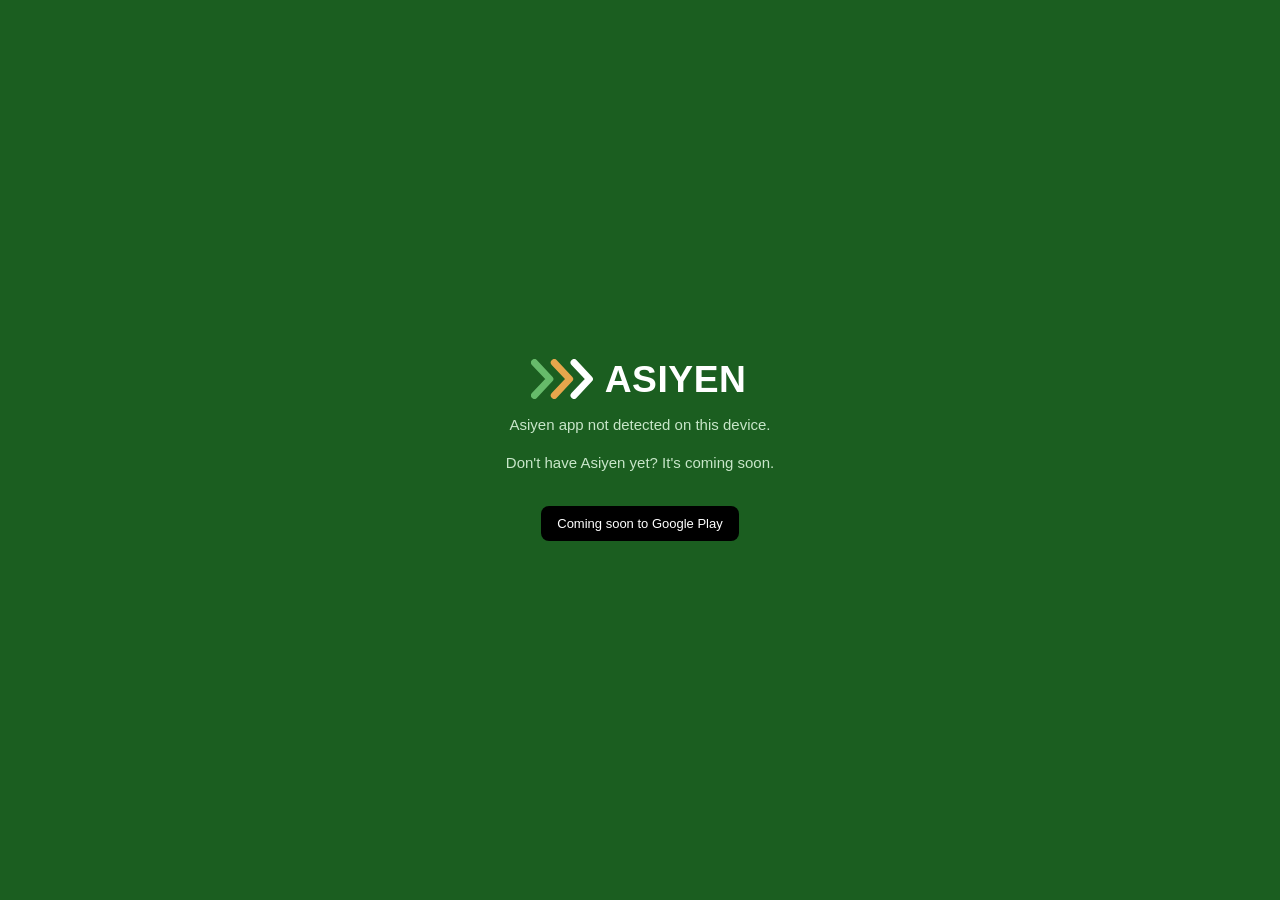
<file: pay/index.html>
<!DOCTYPE html>
<html lang="en">
<head>
  <meta charset="UTF-8">
  <meta name="viewport" content="width=device-width, initial-scale=1.0">
  <title>Pay with Asiyen</title>
  <style>
    body {
      margin: 0;
      font-family: Arial, sans-serif;
      background: #1B5E20;
      color: white;
      display: flex;
      align-items: center;
      justify-content: center;
      min-height: 100vh;
      text-align: center;
      padding: 24px;
      box-sizing: border-box;
    }
    .card {
      max-width: 360px;
    }
    h1 {
      font-size: 32px;
      margin-bottom: 8px;
      letter-spacing: 2px;
    }
    p {
      color: #c8e6c9;
      font-size: 15px;
      line-height: 1.5;
    }
    .btn {
      display: inline-block;
      background: white;
      color: #1B5E20;
      padding: 14px 32px;
      border-radius: 12px;
      text-decoration: none;
      font-weight: bold;
      font-size: 16px;
      margin-top: 24px;
    }
    .spinner {
      margin: 24px auto;
      width: 36px;
      height: 36px;
      border: 4px solid rgba(255,255,255,0.3);
      border-top-color: white;
      border-radius: 50%;
      animation: spin 0.8s linear infinite;
    }
    @keyframes spin {
      to { transform: rotate(360deg); }
    }
    .stores {
      margin-top: 32px;
      display: flex;
      gap: 12px;
      justify-content: center;
    }
    .stores a {
      background: black;
      color: white;
      padding: 10px 16px;
      border-radius: 8px;
      text-decoration: none;
      font-size: 13px;
    }
  </style>
</head>
<body>
  <div class="card">
    <h1 style="margin:0 0 8px;">
      <!-- The Asiyen mark at the sticker's proportions; same numbers as the
           site's #asiyen-mark and the app's AsiyenWordmark. -->
      <svg viewBox="0 -25 820 150" xmlns="http://www.w3.org/2000/svg" role="img" aria-label="Asiyen" style="height:40px;width:auto;display:block;margin:0 auto;">
        <g fill="none" stroke-width="26.1" stroke-linecap="round" stroke-linejoin="round">
          <polyline points="13.05,-11.8 70.75,50 13.05,111.8" stroke="#66BB6A"/>
          <polyline points="87.25,-11.8 144.95,50 87.25,111.8" stroke="#E7A64C"/>
          <polyline points="161.45,-11.8 219.15,50 161.45,111.8" stroke="#FFFFFF"/>
        </g>
        <text x="276.15" y="100" fill="#FFFFFF" font-family="Arial, 'Liberation Sans', Helvetica, sans-serif" font-weight="700" font-size="139.66">ASIYEN</text>
      </svg>
    </h1>
    <p>Opening the app to complete your payment...</p>
    <div class="spinner"></div>
    <p id="fallback-text" style="display:none;">
      Don't have Asiyen yet? It's coming soon.
    </p>
    <div class="stores" id="store-links" style="display:none;">
      <!-- Not a link until the Play listing is live. -->
      <span style="background:black;color:white;padding:10px 16px;border-radius:8px;font-size:13px;">Coming soon to Google Play</span>
    </div>
  </div>

  <script>
    const params = new URLSearchParams(window.location.search);
    const sticker = params.get('sticker');

    if (sticker) {
      window.location.href = 'asiyen://pay?sticker=' + encodeURIComponent(sticker);
    }

    setTimeout(function () {
      document.querySelector('.spinner').style.display = 'none';
      document.querySelector('p').textContent = 'Asiyen app not detected on this device.';
      document.getElementById('fallback-text').style.display = 'block';
      document.getElementById('store-links').style.display = 'flex';
    }, 1500);
  </script>
</body>
</html>
</file>
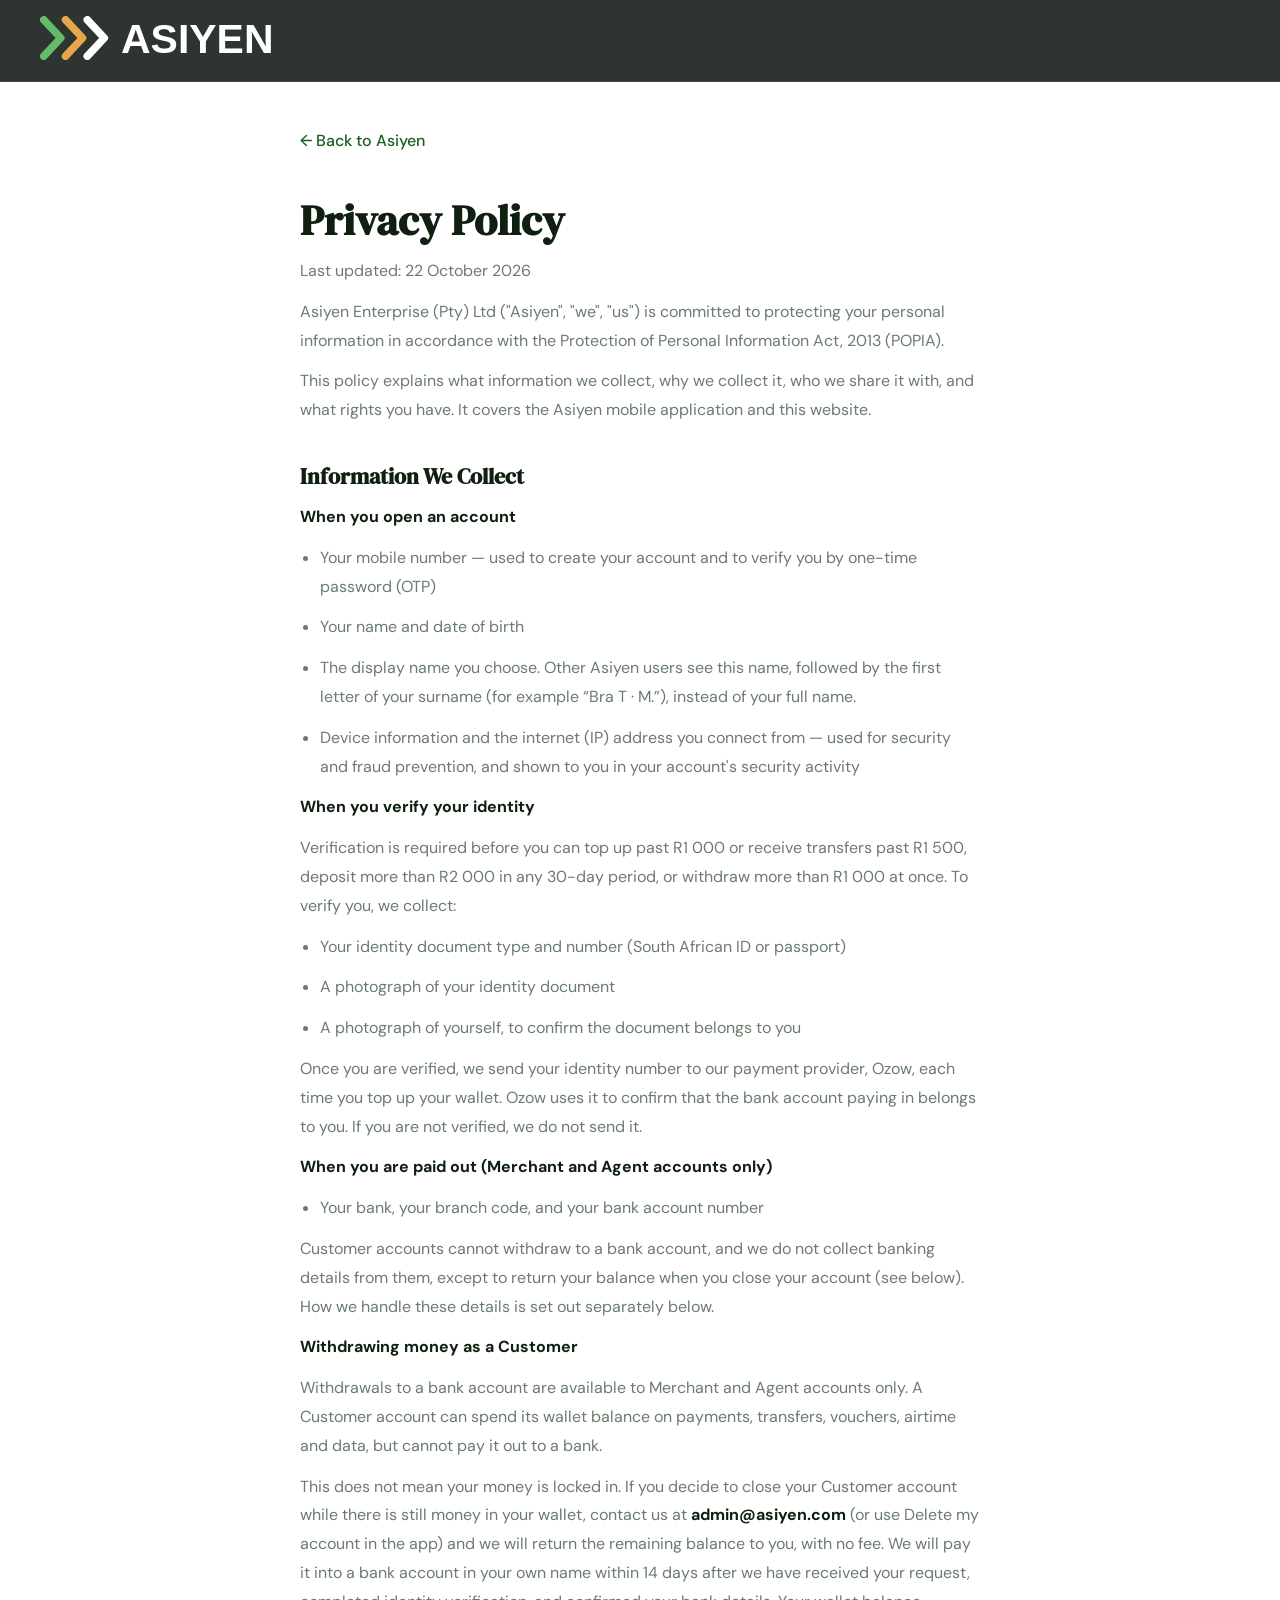
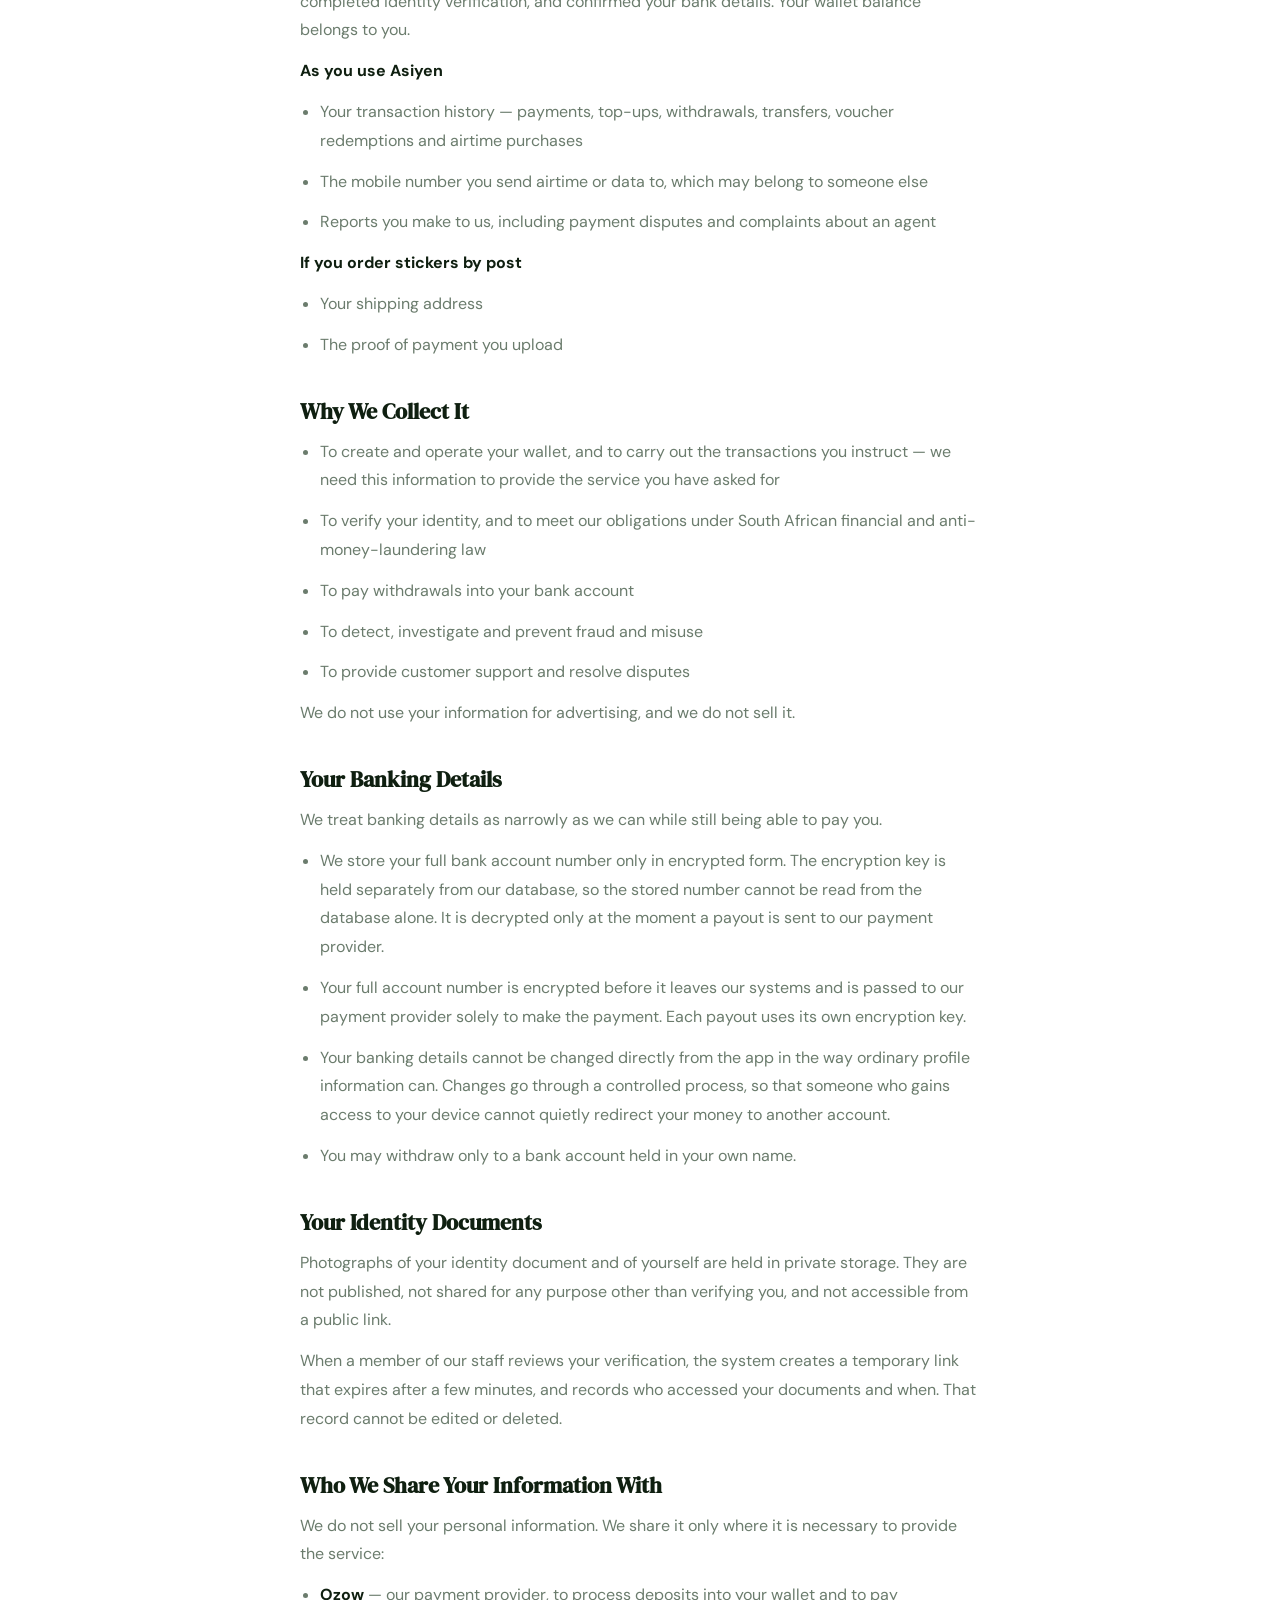
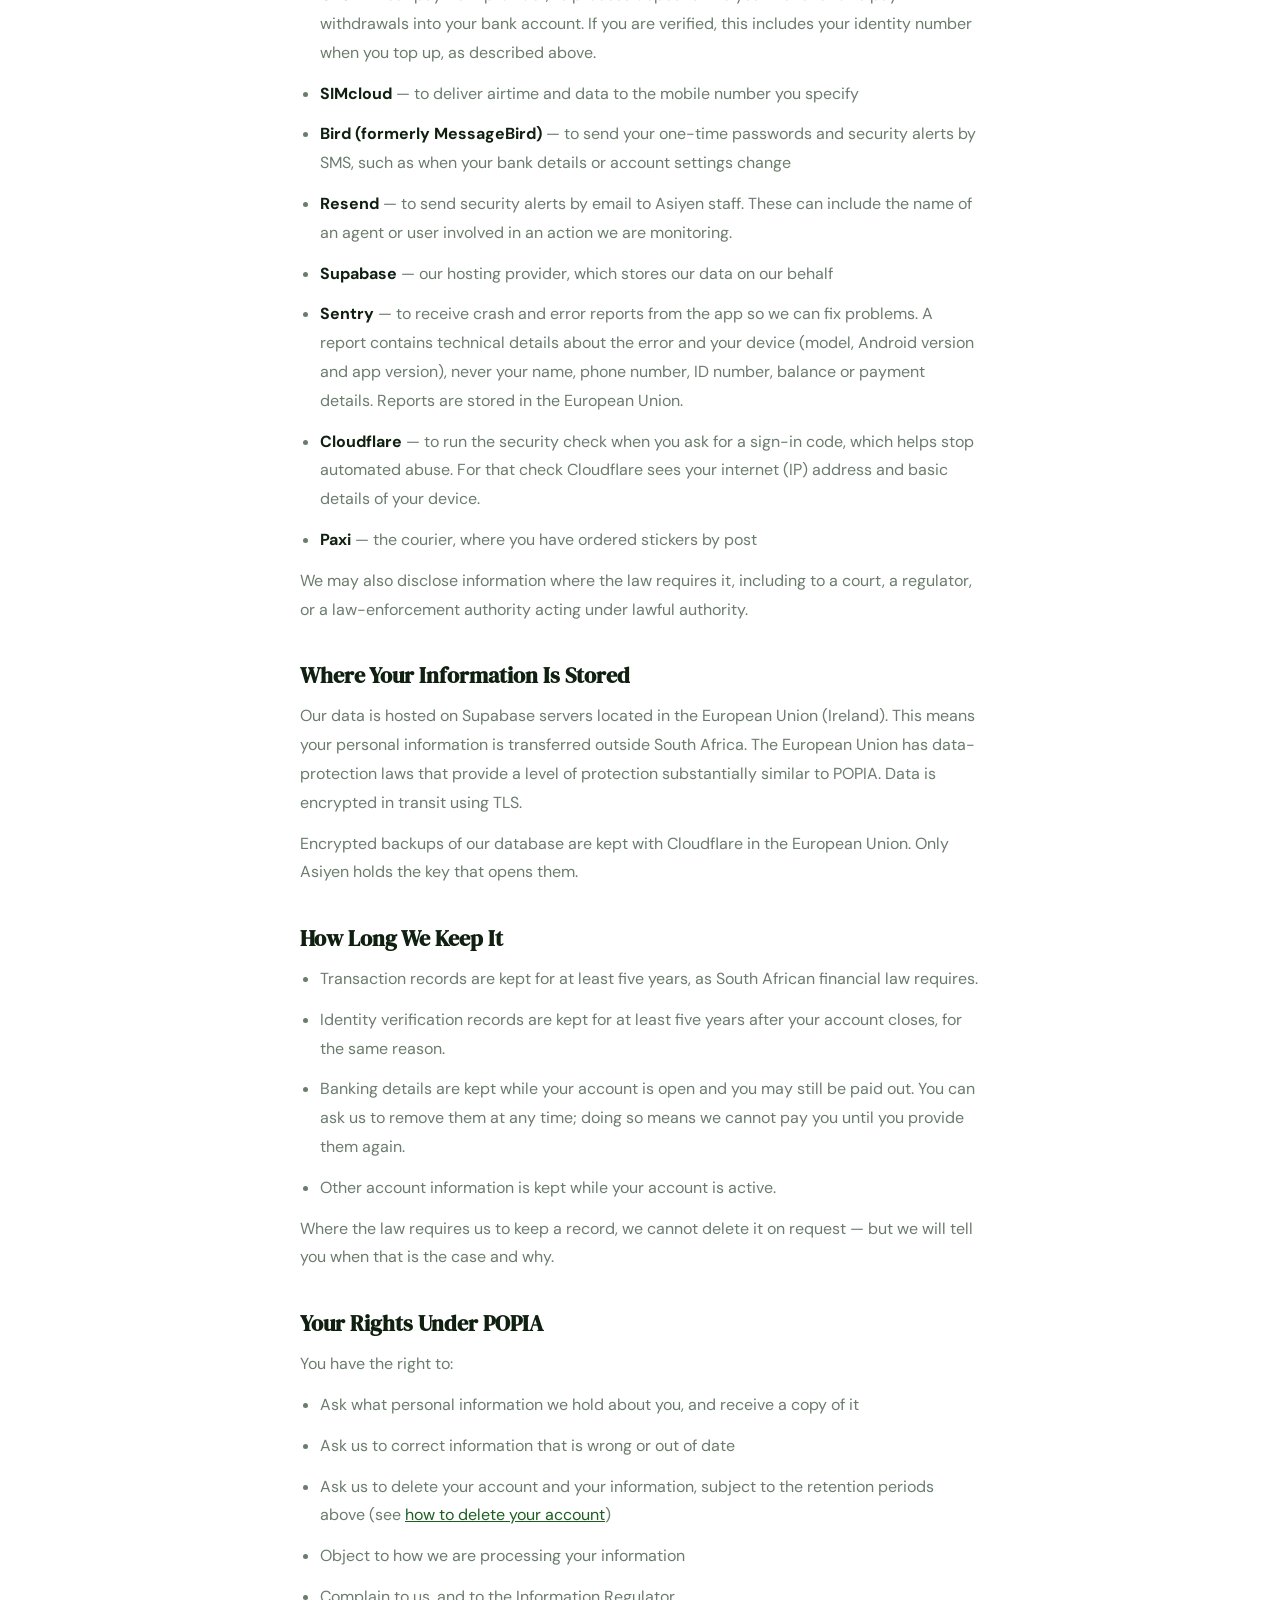
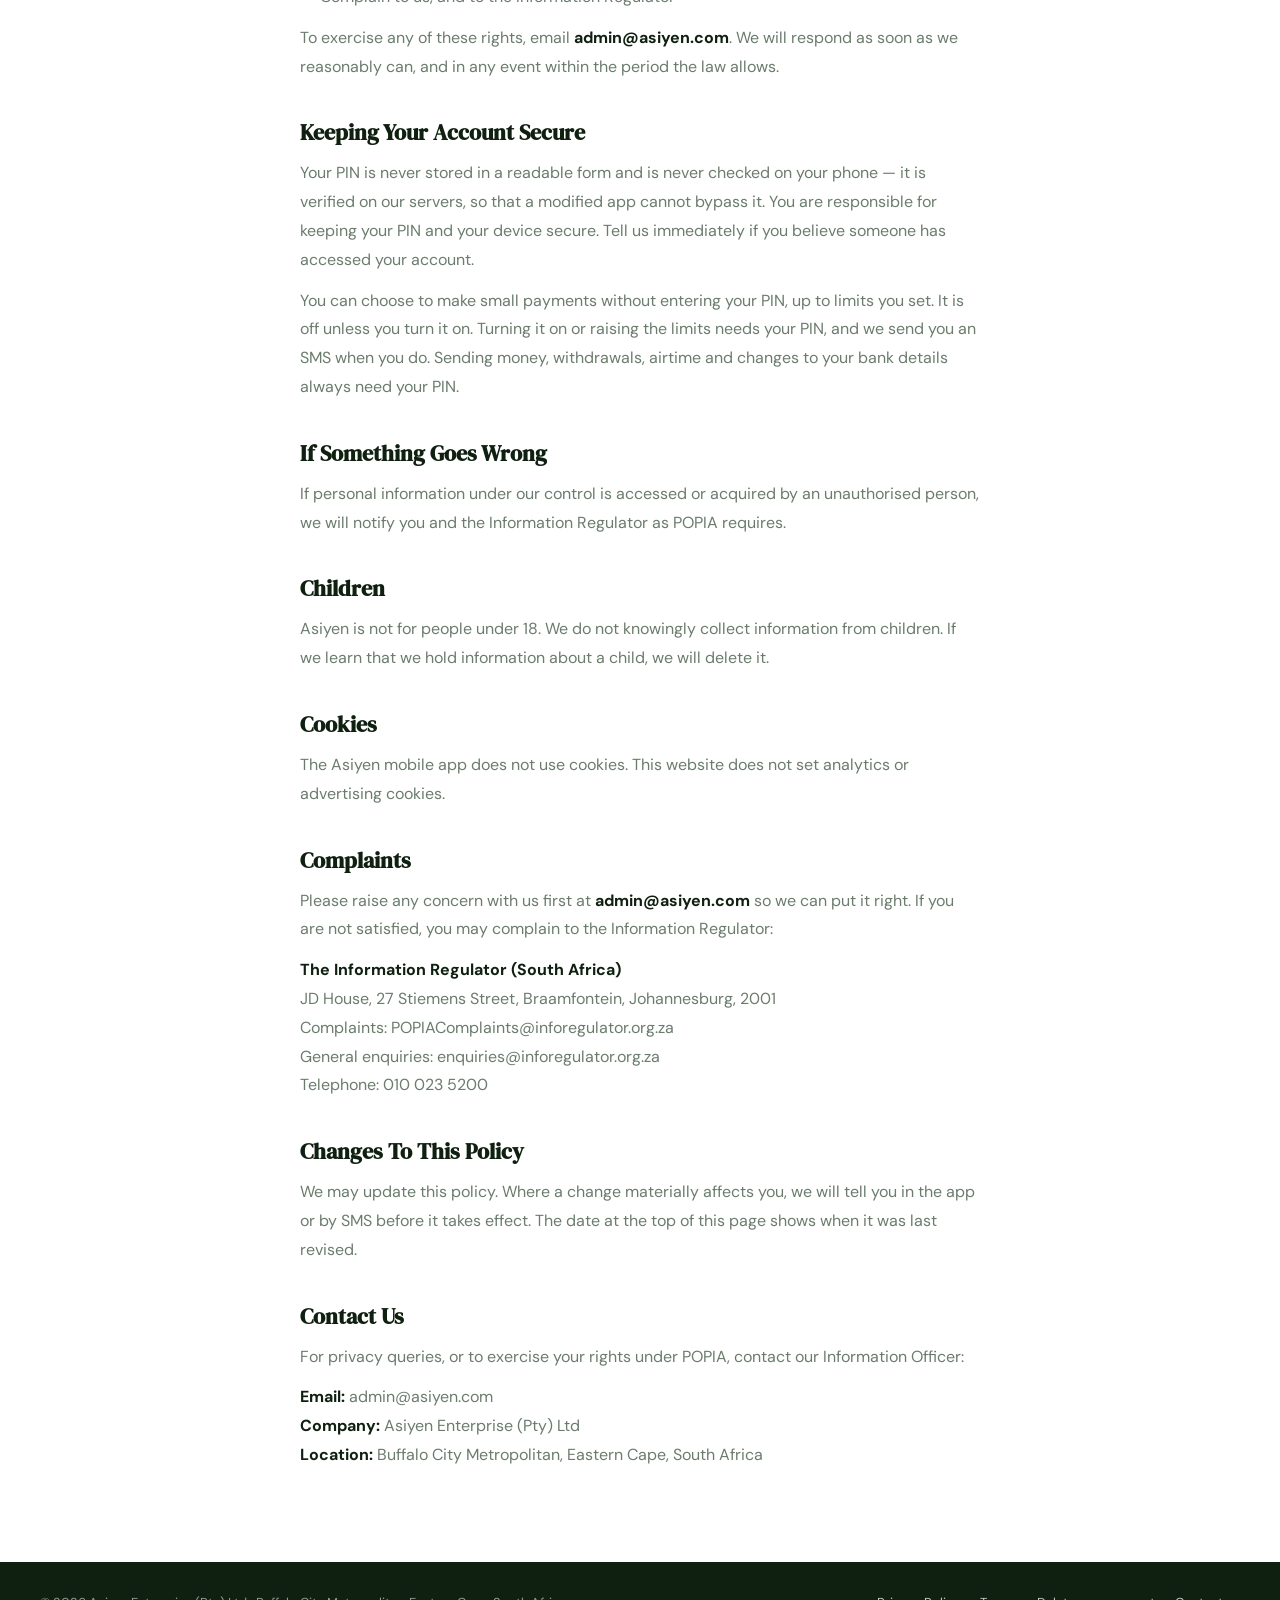
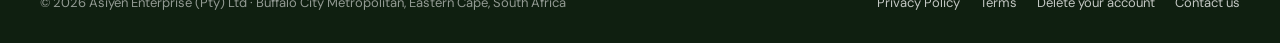
<file: privacy/index.html>
<!DOCTYPE html>
<html lang="en">
<head>
  <meta charset="UTF-8"/>
  <meta name="viewport" content="width=device-width, initial-scale=1.0"/>
  <title>Privacy Policy | Asiyen</title>
  <meta name="description" content="How Asiyen collects, uses, shares and protects your personal information under POPIA."/>
  <link rel="preconnect" href="https://fonts.googleapis.com"/>
  <link href="https://fonts.googleapis.com/css2?family=DM+Serif+Display:ital@0;1&family=DM+Sans:wght@300;400;500;600&display=swap" rel="stylesheet"/>
  <link rel="stylesheet" href="/legal.css"/>
</head>
<body>

<svg width="0" height="0" style="position:absolute" aria-hidden="true">
  <symbol id="asiyen-mark" viewBox="0 -25 820 150">
    <g fill="none" stroke-width="26.1" stroke-linecap="round" stroke-linejoin="round">
      <polyline points="13.05,-11.8 70.75,50 13.05,111.8" stroke="#66BB6A"/>
      <polyline points="87.25,-11.8 144.95,50 87.25,111.8" stroke="#E7A64C"/>
      <polyline points="161.45,-11.8 219.15,50 161.45,111.8" stroke="#FFFFFF"/>
    </g>
    <text x="276.15" y="100" fill="#FFFFFF" font-family="Arial, 'Liberation Sans', Helvetica, sans-serif" font-weight="700" font-size="139.66">ASIYEN</text>
  </symbol>
</svg>

<nav>
  <a href="/" class="nav-logo" aria-label="Asiyen home">
    <svg class="nav-mark" viewBox="0 -25 820 150" xmlns="http://www.w3.org/2000/svg" role="img" aria-label="Asiyen">
      <use href="#asiyen-mark" x="0" y="-25" width="820" height="150"/>
    </svg>
  </a>
</nav>

<main class="legal">
  <a href="/" class="back">&larr; Back to Asiyen</a>
  <h1>Privacy Policy</h1>
  <p class="privacy-date">Last updated: 22 October 2026</p>

  <p>Asiyen Enterprise (Pty) Ltd ("Asiyen", "we", "us") is committed to protecting your personal information in accordance with the Protection of Personal Information Act, 2013 (POPIA).</p>

  <p>This policy explains what information we collect, why we collect it, who we share it with, and what rights you have. It covers the Asiyen mobile application and this website.</p>

  <h2>Information We Collect</h2>

  <p><strong>When you open an account</strong></p>
  <ul>
    <li>Your mobile number — used to create your account and to verify you by one-time password (OTP)</li>
    <li>Your name and date of birth</li>
    <li>The display name you choose. Other Asiyen users see this name, followed by the first letter of your surname (for example &ldquo;Bra T · M.&rdquo;), instead of your full name.</li>
    <li>Device information and the internet (IP) address you connect from — used for security and fraud prevention, and shown to you in your account's security activity</li>
  </ul>

  <p><strong>When you verify your identity</strong></p>
  <p>Verification is required before you can top up past R1 000 or receive transfers past R1 500, deposit more than R2 000 in any 30-day period, or withdraw more than R1 000 at once. To verify you, we collect:</p>
  <ul>
    <li>Your identity document type and number (South African ID or passport)</li>
    <li>A photograph of your identity document</li>
    <li>A photograph of yourself, to confirm the document belongs to you</li>
  </ul>
  <p>Once you are verified, we send your identity number to our payment provider, Ozow, each time you top up your wallet. Ozow uses it to confirm that the bank account paying in belongs to you. If you are not verified, we do not send it.</p>

  <p><strong>When you are paid out (Merchant and Agent accounts only)</strong></p>
  <ul>
    <li>Your bank, your branch code, and your bank account number</li>
  </ul>
  <p>Customer accounts cannot withdraw to a bank account, and we do not collect banking details from them, except to return your balance when you close your account (see below). How we handle these details is set out separately below.</p>

  <p><strong>Withdrawing money as a Customer</strong></p>
  <p>Withdrawals to a bank account are available to Merchant and Agent accounts only. A Customer account can spend its wallet balance on payments, transfers, vouchers, airtime and data, but cannot pay it out to a bank.</p>
  <p>This does not mean your money is locked in. If you decide to close your Customer account while there is still money in your wallet, contact us at <strong>admin@asiyen.com</strong> (or use Delete my account in the app) and we will return the remaining balance to you, with no fee. We will pay it into a bank account in your own name within 14 days after we have received your request, completed identity verification, and confirmed your bank details. Your wallet balance belongs to you.</p>

  <p><strong>As you use Asiyen</strong></p>
  <ul>
    <li>Your transaction history — payments, top-ups, withdrawals, transfers, voucher redemptions and airtime purchases</li>
    <li>The mobile number you send airtime or data to, which may belong to someone else</li>
    <li>Reports you make to us, including payment disputes and complaints about an agent</li>
  </ul>

  <p><strong>If you order stickers by post</strong></p>
  <ul>
    <li>Your shipping address</li>
    <li>The proof of payment you upload</li>
  </ul>

  <h2>Why We Collect It</h2>
  <ul>
    <li>To create and operate your wallet, and to carry out the transactions you instruct — we need this information to provide the service you have asked for</li>
    <li>To verify your identity, and to meet our obligations under South African financial and anti-money-laundering law</li>
    <li>To pay withdrawals into your bank account</li>
    <li>To detect, investigate and prevent fraud and misuse</li>
    <li>To provide customer support and resolve disputes</li>
  </ul>
  <p>We do not use your information for advertising, and we do not sell it.</p>

  <h2>Your Banking Details</h2>
  <p>We treat banking details as narrowly as we can while still being able to pay you.</p>
  <ul>
    <li>We store your full bank account number only in encrypted form. The encryption key is held separately from our database, so the stored number cannot be read from the database alone. It is decrypted only at the moment a payout is sent to our payment provider.</li>
    <li>Your full account number is encrypted before it leaves our systems and is passed to our payment provider solely to make the payment. Each payout uses its own encryption key.</li>
    <li>Your banking details cannot be changed directly from the app in the way ordinary profile information can. Changes go through a controlled process, so that someone who gains access to your device cannot quietly redirect your money to another account.</li>
    <li>You may withdraw only to a bank account held in your own name.</li>
  </ul>

  <h2>Your Identity Documents</h2>
  <p>Photographs of your identity document and of yourself are held in private storage. They are not published, not shared for any purpose other than verifying you, and not accessible from a public link.</p>
  <p>When a member of our staff reviews your verification, the system creates a temporary link that expires after a few minutes, and records who accessed your documents and when. That record cannot be edited or deleted.</p>

  <h2>Who We Share Your Information With</h2>
  <p>We do not sell your personal information. We share it only where it is necessary to provide the service:</p>
  <ul>
    <li><strong>Ozow</strong> — our payment provider, to process deposits into your wallet and to pay withdrawals into your bank account. If you are verified, this includes your identity number when you top up, as described above.</li>
    <li><strong>SIMcloud</strong> — to deliver airtime and data to the mobile number you specify</li>
    <li><strong>Bird (formerly MessageBird)</strong> — to send your one-time passwords and security alerts by SMS, such as when your bank details or account settings change</li>
    <li><strong>Resend</strong> — to send security alerts by email to Asiyen staff. These can include the name of an agent or user involved in an action we are monitoring.</li>
    <li><strong>Supabase</strong> — our hosting provider, which stores our data on our behalf</li>
    <li><strong>Sentry</strong> — to receive crash and error reports from the app so we can fix problems. A report contains technical details about the error and your device (model, Android version and app version), never your name, phone number, ID number, balance or payment details. Reports are stored in the European Union.</li>
    <li><strong>Cloudflare</strong> — to run the security check when you ask for a sign-in code, which helps stop automated abuse. For that check Cloudflare sees your internet (IP) address and basic details of your device.</li>
    <li><strong>Paxi</strong> — the courier, where you have ordered stickers by post</li>
  </ul>
  <p>We may also disclose information where the law requires it, including to a court, a regulator, or a law-enforcement authority acting under lawful authority.</p>

  <h2>Where Your Information Is Stored</h2>
  <p>Our data is hosted on Supabase servers located in the European Union (Ireland). This means your personal information is transferred outside South Africa. The European Union has data-protection laws that provide a level of protection substantially similar to POPIA. Data is encrypted in transit using TLS.</p>
  <p>Encrypted backups of our database are kept with Cloudflare in the European Union. Only Asiyen holds the key that opens them.</p>

  <h2>How Long We Keep It</h2>
  <ul>
    <li>Transaction records are kept for at least five years, as South African financial law requires.</li>
    <li>Identity verification records are kept for at least five years after your account closes, for the same reason.</li>
    <li>Banking details are kept while your account is open and you may still be paid out. You can ask us to remove them at any time; doing so means we cannot pay you until you provide them again.</li>
    <li>Other account information is kept while your account is active.</li>
  </ul>
  <p>Where the law requires us to keep a record, we cannot delete it on request — but we will tell you when that is the case and why.</p>

  <h2 id="your-rights">Your Rights Under POPIA</h2>
  <p>You have the right to:</p>
  <ul>
    <li>Ask what personal information we hold about you, and receive a copy of it</li>
    <li>Ask us to correct information that is wrong or out of date</li>
    <li>Ask us to delete your account and your information, subject to the retention periods above (see <a href="/delete-account/">how to delete your account</a>)</li>
    <li>Object to how we are processing your information</li>
    <li>Complain to us, and to the Information Regulator</li>
  </ul>
  <p>To exercise any of these rights, email <strong>admin@asiyen.com</strong>. We will respond as soon as we reasonably can, and in any event within the period the law allows.</p>

  <h2>Keeping Your Account Secure</h2>
  <p>Your PIN is never stored in a readable form and is never checked on your phone — it is verified on our servers, so that a modified app cannot bypass it. You are responsible for keeping your PIN and your device secure. Tell us immediately if you believe someone has accessed your account.</p>
  <p>You can choose to make small payments without entering your PIN, up to limits you set. It is off unless you turn it on. Turning it on or raising the limits needs your PIN, and we send you an SMS when you do. Sending money, withdrawals, airtime and changes to your bank details always need your PIN.</p>

  <h2>If Something Goes Wrong</h2>
  <p>If personal information under our control is accessed or acquired by an unauthorised person, we will notify you and the Information Regulator as POPIA requires.</p>

  <h2>Children</h2>
  <p>Asiyen is not for people under 18. We do not knowingly collect information from children. If we learn that we hold information about a child, we will delete it.</p>

  <h2>Cookies</h2>
  <p>The Asiyen mobile app does not use cookies. This website does not set analytics or advertising cookies.</p>

  <h2>Complaints</h2>
  <p>Please raise any concern with us first at <strong>admin@asiyen.com</strong> so we can put it right. If you are not satisfied, you may complain to the Information Regulator:</p>
  <p>
    <strong>The Information Regulator (South Africa)</strong><br/>
    JD House, 27 Stiemens Street, Braamfontein, Johannesburg, 2001<br/>
    Complaints: POPIAComplaints@inforegulator.org.za<br/>
    General enquiries: enquiries@inforegulator.org.za<br/>
    Telephone: 010 023 5200
  </p>

  <h2>Changes To This Policy</h2>
  <p>We may update this policy. Where a change materially affects you, we will tell you in the app or by SMS before it takes effect. The date at the top of this page shows when it was last revised.</p>

  <h2>Contact Us</h2>
  <p>For privacy queries, or to exercise your rights under POPIA, contact our Information Officer:</p>
  <p><strong>Email:</strong> admin@asiyen.com<br/>
  <strong>Company:</strong> Asiyen Enterprise (Pty) Ltd<br/>
  <strong>Location:</strong> Buffalo City Metropolitan, Eastern Cape, South Africa</p>
</main>

<footer>
  <div>&copy; 2026 Asiyen Enterprise (Pty) Ltd &middot; Buffalo City Metropolitan, Eastern Cape, South Africa</div>
  <div class="footer-links">
    <a href="/privacy/">Privacy Policy</a>
    <a href="/terms/">Terms</a>
    <a href="/delete-account/">Delete your account</a>
    <a href="mailto:admin@asiyen.com">Contact us</a>
  </div>
</footer>

</body>
</html>
</file>
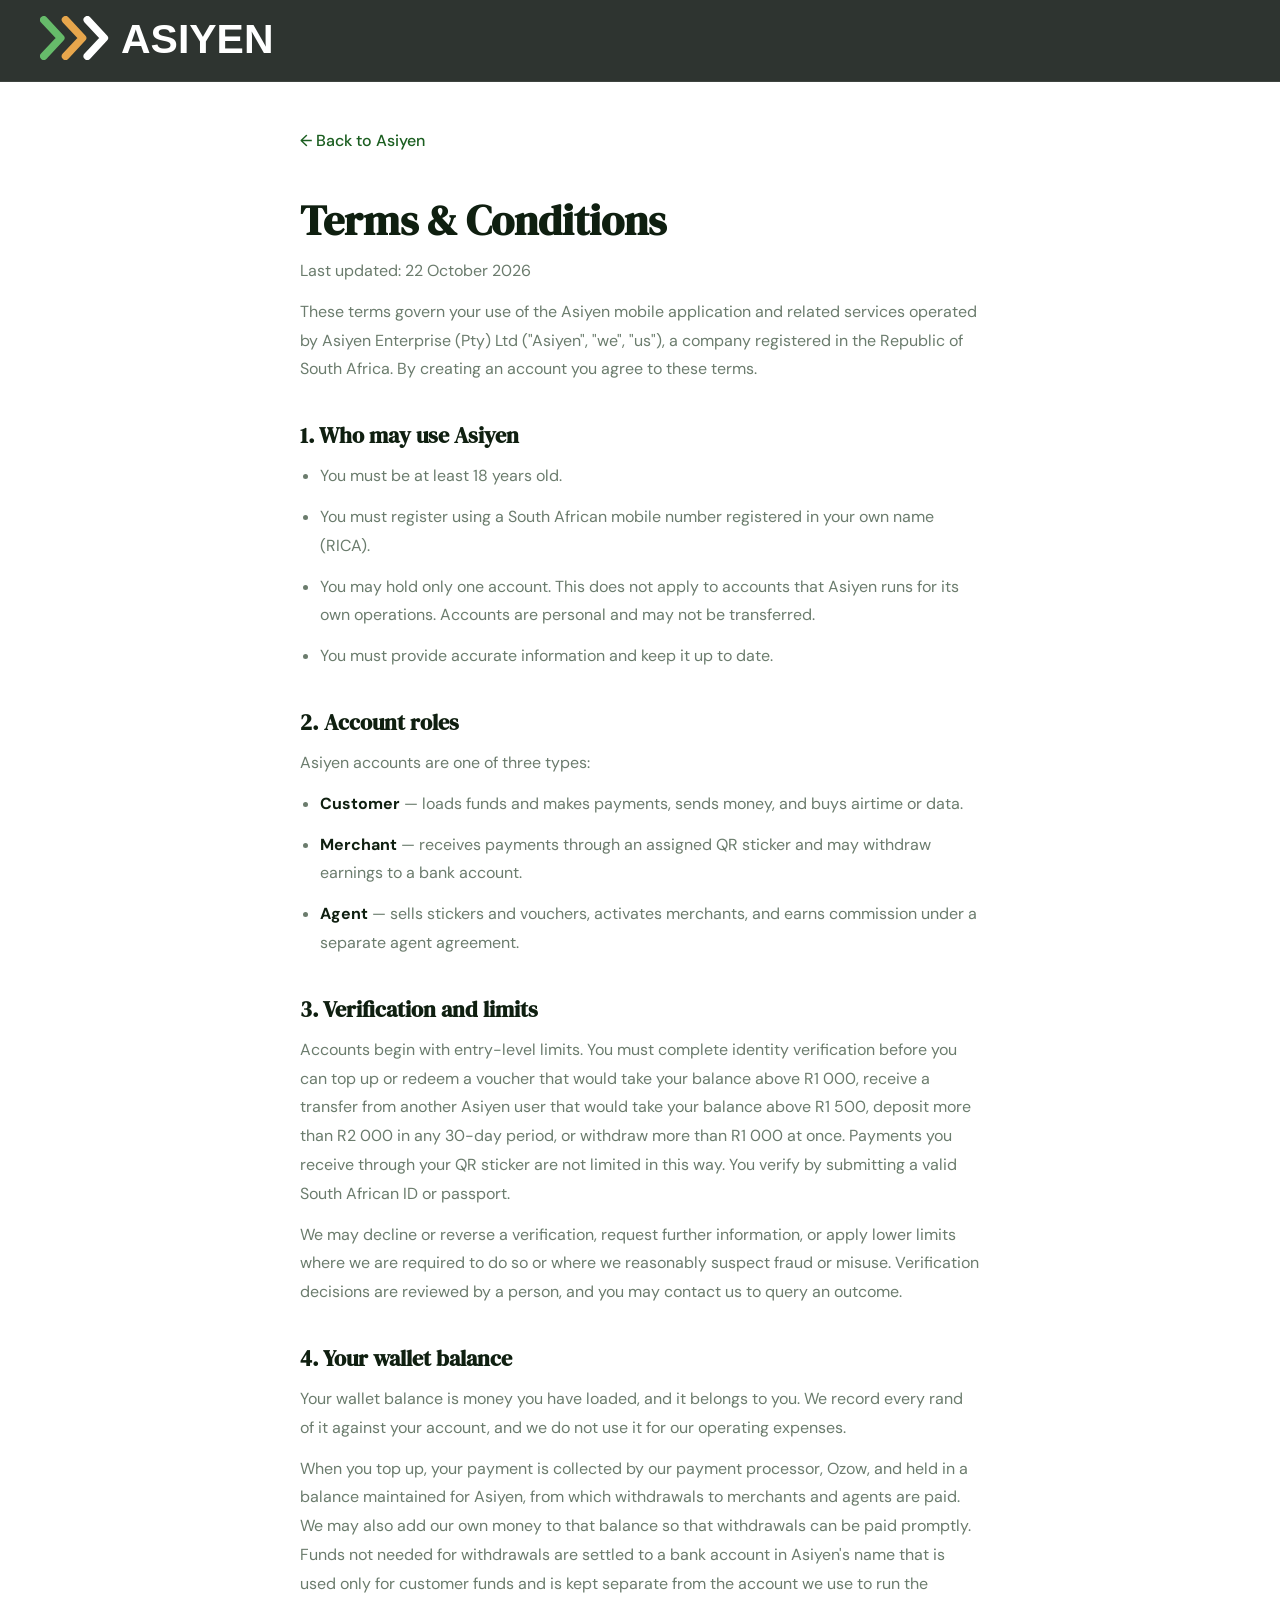
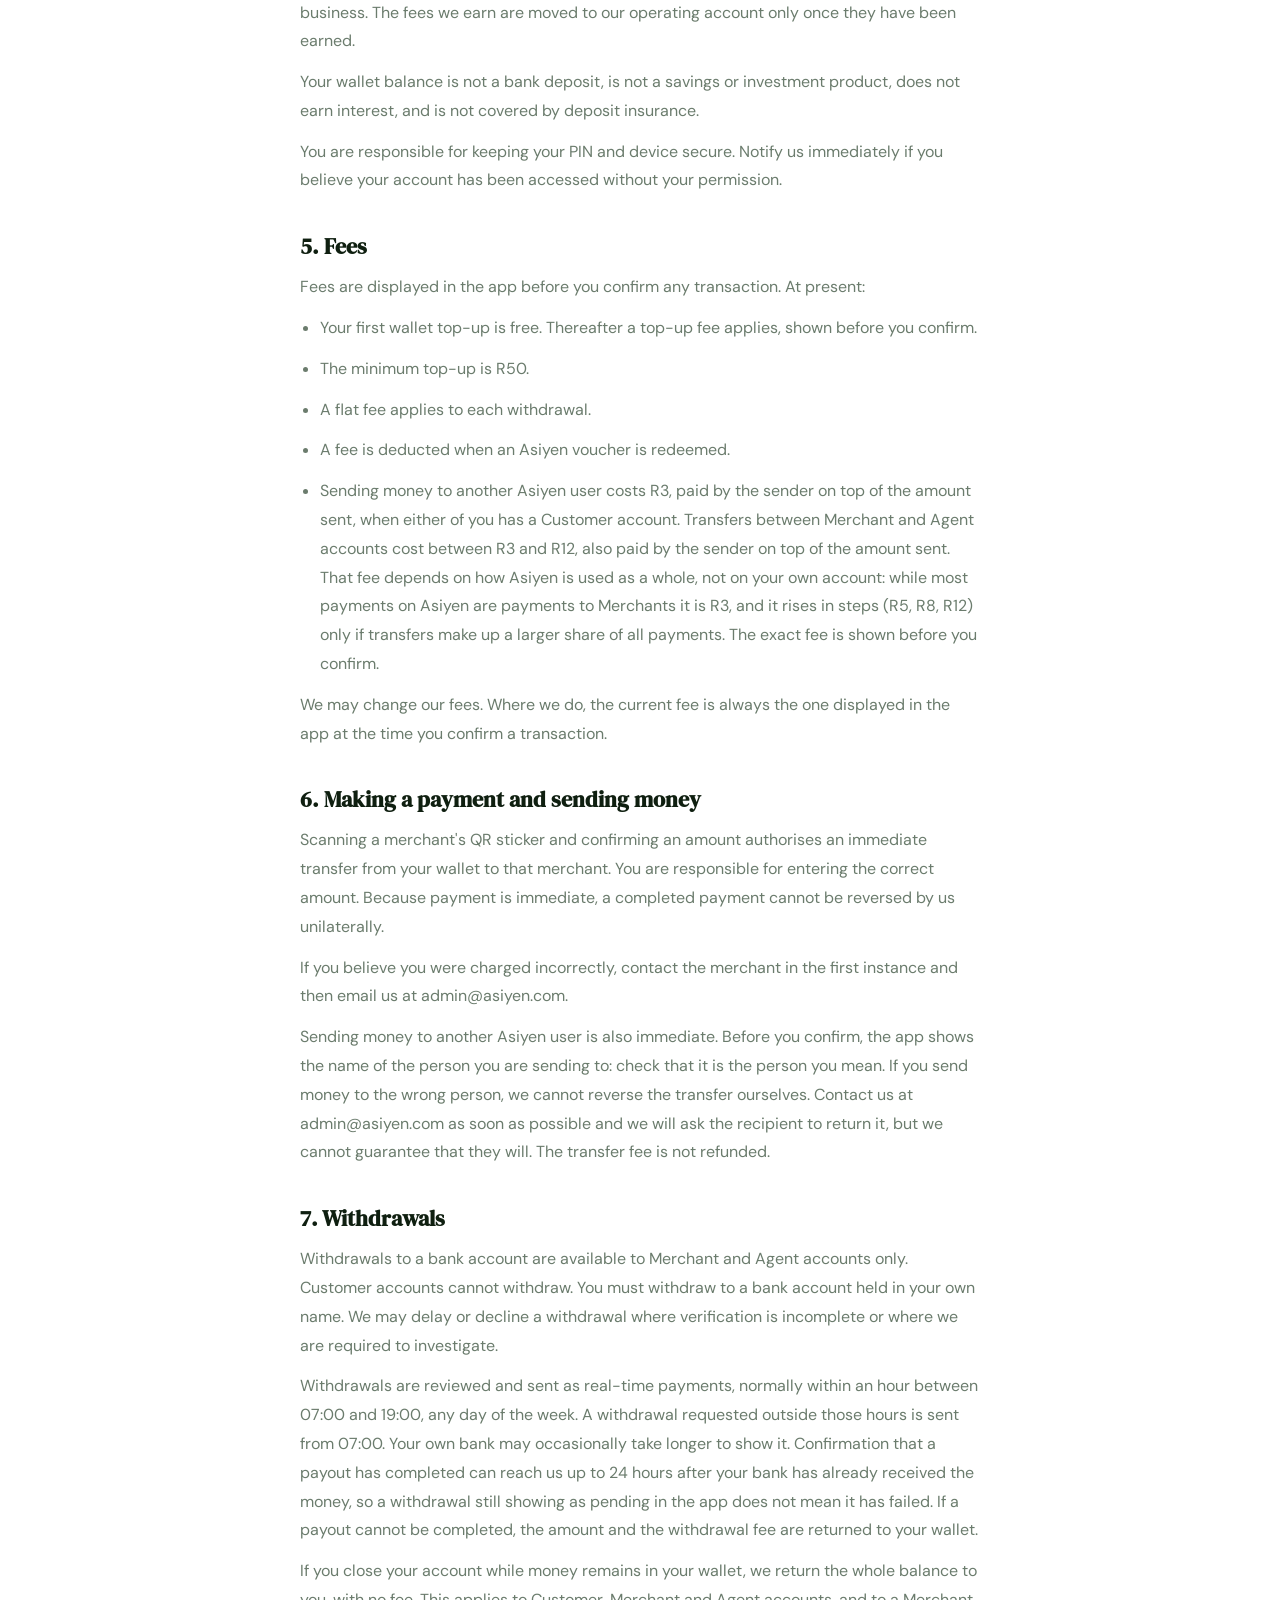
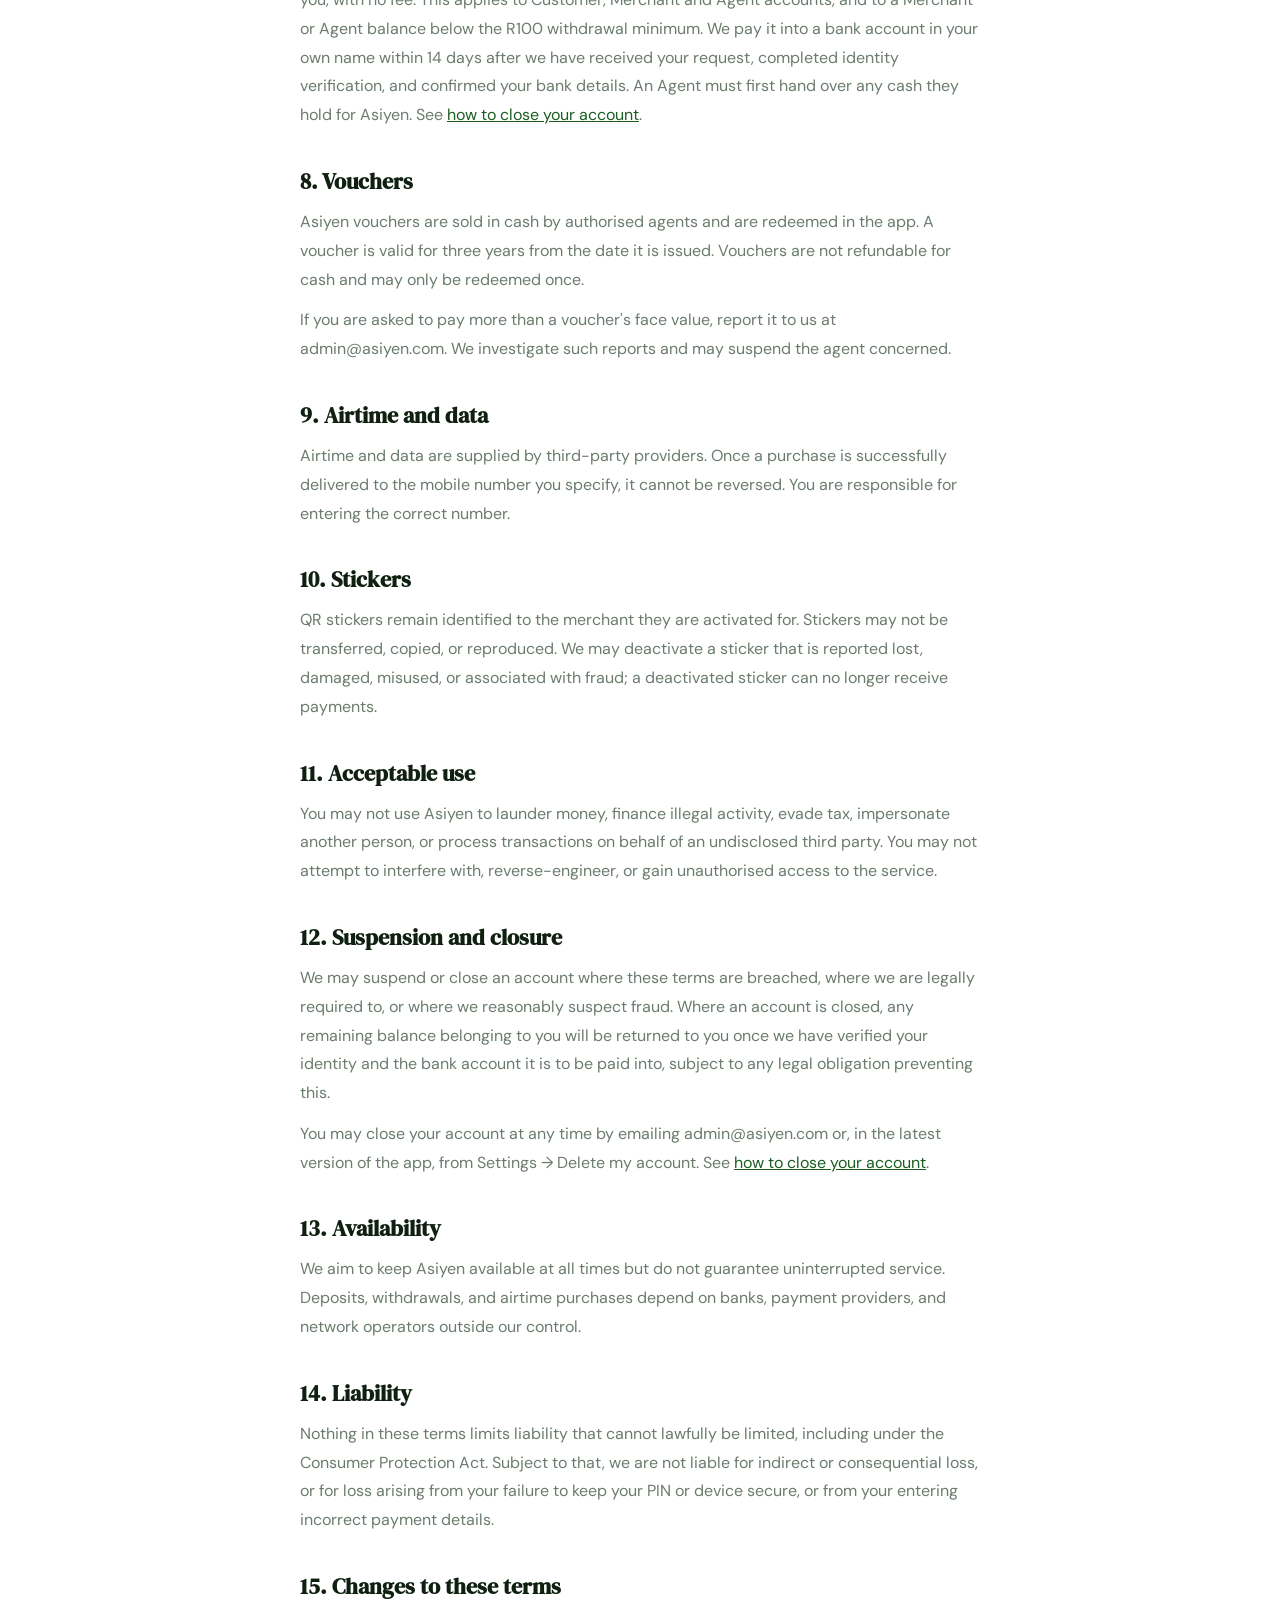
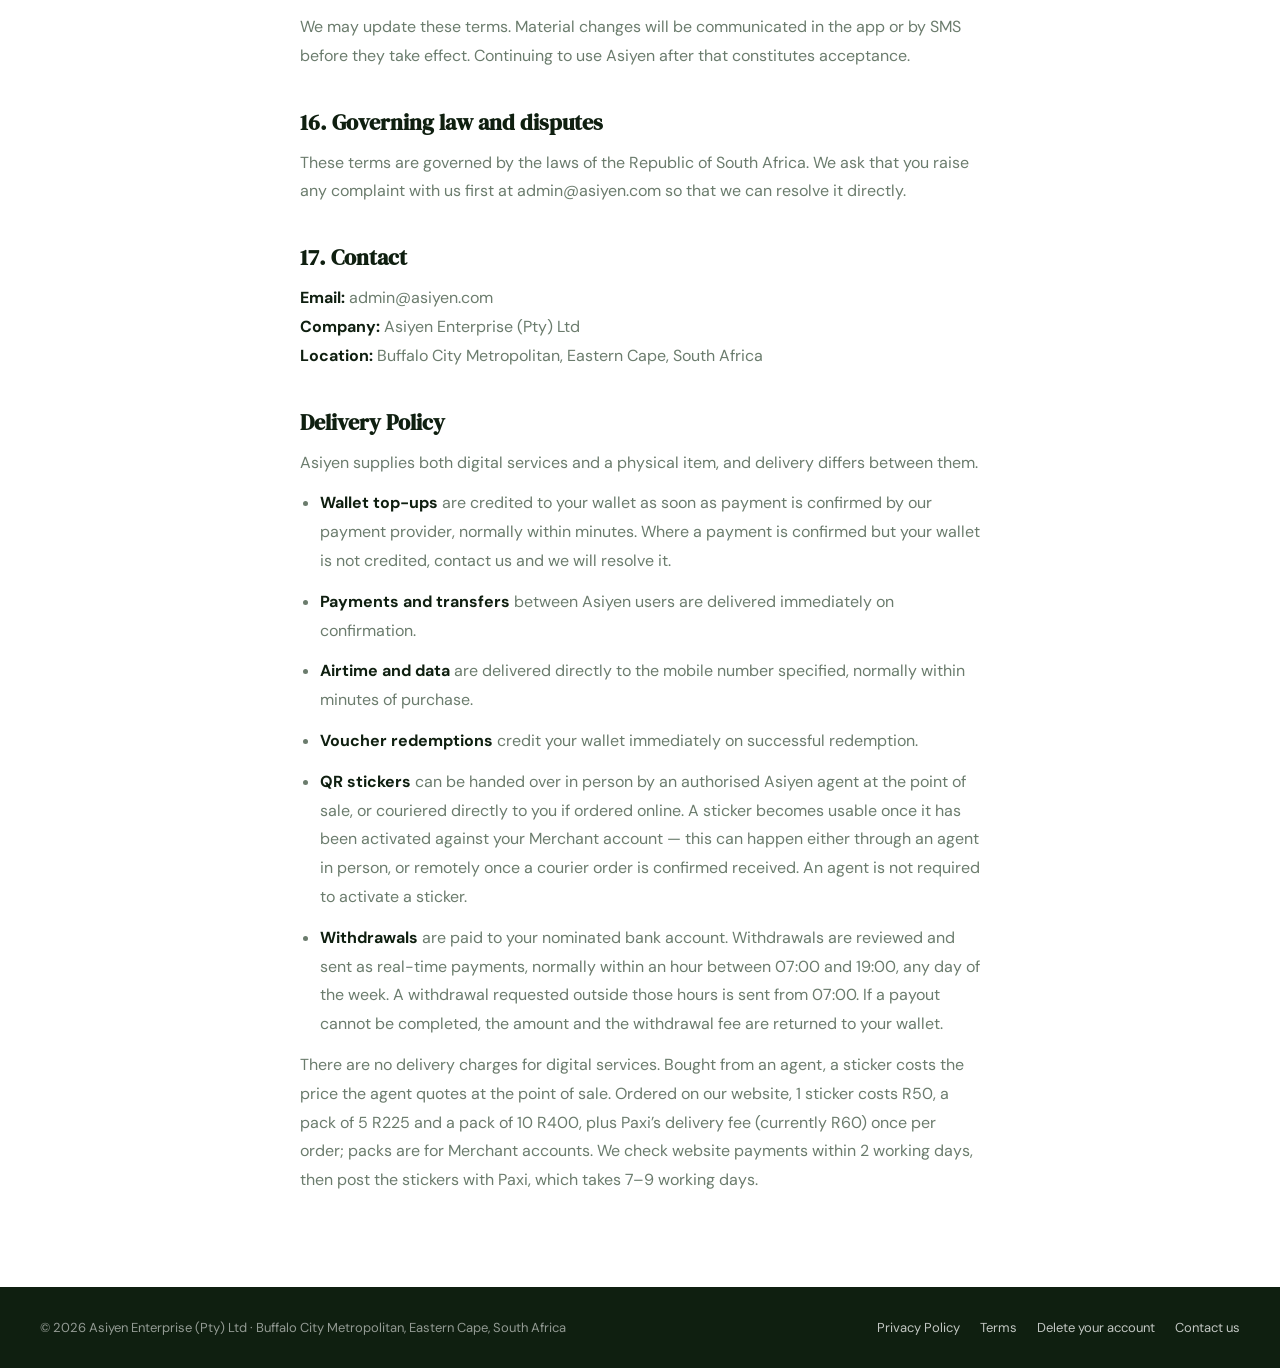
<file: terms/index.html>
<!DOCTYPE html>
<html lang="en">
<head>
  <meta charset="UTF-8"/>
  <meta name="viewport" content="width=device-width, initial-scale=1.0"/>
  <title>Terms and Conditions | Asiyen</title>
  <meta name="description" content="The terms for using the Asiyen wallet app, including fees, limits, withdrawals and delivery."/>
  <link rel="preconnect" href="https://fonts.googleapis.com"/>
  <link href="https://fonts.googleapis.com/css2?family=DM+Serif+Display:ital@0;1&family=DM+Sans:wght@300;400;500;600&display=swap" rel="stylesheet"/>
  <link rel="stylesheet" href="/legal.css"/>
</head>
<body>

<svg width="0" height="0" style="position:absolute" aria-hidden="true">
  <symbol id="asiyen-mark" viewBox="0 -25 820 150">
    <g fill="none" stroke-width="26.1" stroke-linecap="round" stroke-linejoin="round">
      <polyline points="13.05,-11.8 70.75,50 13.05,111.8" stroke="#66BB6A"/>
      <polyline points="87.25,-11.8 144.95,50 87.25,111.8" stroke="#E7A64C"/>
      <polyline points="161.45,-11.8 219.15,50 161.45,111.8" stroke="#FFFFFF"/>
    </g>
    <text x="276.15" y="100" fill="#FFFFFF" font-family="Arial, 'Liberation Sans', Helvetica, sans-serif" font-weight="700" font-size="139.66">ASIYEN</text>
  </symbol>
</svg>

<nav>
  <a href="/" class="nav-logo" aria-label="Asiyen home">
    <svg class="nav-mark" viewBox="0 -25 820 150" xmlns="http://www.w3.org/2000/svg" role="img" aria-label="Asiyen">
      <use href="#asiyen-mark" x="0" y="-25" width="820" height="150"/>
    </svg>
  </a>
</nav>

<main class="legal">
  <a href="/" class="back">&larr; Back to Asiyen</a>
  <h1>Terms &amp; Conditions</h1>
  <p class="privacy-date">Last updated: 22 October 2026</p>

  <p>These terms govern your use of the Asiyen mobile application and related services operated by Asiyen Enterprise (Pty) Ltd ("Asiyen", "we", "us"), a company registered in the Republic of South Africa. By creating an account you agree to these terms.</p>

  <h2>1. Who may use Asiyen</h2>
  <ul>
    <li>You must be at least 18 years old.</li>
    <li>You must register using a South African mobile number registered in your own name (RICA).</li>
    <li>You may hold only one account. This does not apply to accounts that Asiyen runs for its own operations. Accounts are personal and may not be transferred.</li>
    <li>You must provide accurate information and keep it up to date.</li>
  </ul>

  <h2>2. Account roles</h2>
  <p>Asiyen accounts are one of three types:</p>
  <ul>
    <li><strong>Customer</strong> &mdash; loads funds and makes payments, sends money, and buys airtime or data.</li>
    <li><strong>Merchant</strong> &mdash; receives payments through an assigned QR sticker and may withdraw earnings to a bank account.</li>
    <li><strong>Agent</strong> &mdash; sells stickers and vouchers, activates merchants, and earns commission under a separate agent agreement.</li>
  </ul>

  <h2>3. Verification and limits</h2>
  <p>Accounts begin with entry-level limits. You must complete identity verification before you can top up or redeem a voucher that would take your balance above R1 000, receive a transfer from another Asiyen user that would take your balance above R1 500, deposit more than R2 000 in any 30-day period, or withdraw more than R1 000 at once. Payments you receive through your QR sticker are not limited in this way. You verify by submitting a valid South African ID or passport.</p>
  <p>We may decline or reverse a verification, request further information, or apply lower limits where we are required to do so or where we reasonably suspect fraud or misuse. Verification decisions are reviewed by a person, and you may contact us to query an outcome.</p>

  <h2>4. Your wallet balance</h2>
  <p>Your wallet balance is money you have loaded, and it belongs to you. We record every rand of it against your account, and we do not use it for our operating expenses.</p>
  <p>When you top up, your payment is collected by our payment processor, Ozow, and held in a balance maintained for Asiyen, from which withdrawals to merchants and agents are paid. We may also add our own money to that balance so that withdrawals can be paid promptly. Funds not needed for withdrawals are settled to a bank account in Asiyen's name that is used only for customer funds and is kept separate from the account we use to run the business. The fees we earn are moved to our operating account only once they have been earned.</p>
  <p>Your wallet balance is not a bank deposit, is not a savings or investment product, does not earn interest, and is not covered by deposit insurance.</p>
  <p>You are responsible for keeping your PIN and device secure. Notify us immediately if you believe your account has been accessed without your permission.</p>

  <h2>5. Fees</h2>
  <p>Fees are displayed in the app before you confirm any transaction. At present:</p>
  <ul>
    <li>Your first wallet top-up is free. Thereafter a top-up fee applies, shown before you confirm.</li>
    <li>The minimum top-up is R50.</li>
    <li>A flat fee applies to each withdrawal.</li>
    <li>A fee is deducted when an Asiyen voucher is redeemed.</li>
    <li>Sending money to another Asiyen user costs R3, paid by the sender on top of the amount sent, when either of you has a Customer account. Transfers between Merchant and Agent accounts cost between R3 and R12, also paid by the sender on top of the amount sent. That fee depends on how Asiyen is used as a whole, not on your own account: while most payments on Asiyen are payments to Merchants it is R3, and it rises in steps (R5, R8, R12) only if transfers make up a larger share of all payments. The exact fee is shown before you confirm.</li>
  </ul>
  <p>We may change our fees. Where we do, the current fee is always the one displayed in the app at the time you confirm a transaction.</p>

  <h2>6. Making a payment and sending money</h2>
  <p>Scanning a merchant's QR sticker and confirming an amount authorises an immediate transfer from your wallet to that merchant. You are responsible for entering the correct amount. Because payment is immediate, a completed payment cannot be reversed by us unilaterally.</p>
  <p>If you believe you were charged incorrectly, contact the merchant in the first instance and then email us at admin@asiyen.com.</p>
  <p>Sending money to another Asiyen user is also immediate. Before you confirm, the app shows the name of the person you are sending to: check that it is the person you mean. If you send money to the wrong person, we cannot reverse the transfer ourselves. Contact us at admin@asiyen.com as soon as possible and we will ask the recipient to return it, but we cannot guarantee that they will. The transfer fee is not refunded.</p>

  <h2>7. Withdrawals</h2>
  <p>Withdrawals to a bank account are available to Merchant and Agent accounts only. Customer accounts cannot withdraw. You must withdraw to a bank account held in your own name. We may delay or decline a withdrawal where verification is incomplete or where we are required to investigate.</p>
  <p>Withdrawals are reviewed and sent as real-time payments, normally within an hour between 07:00 and 19:00, any day of the week. A withdrawal requested outside those hours is sent from 07:00. Your own bank may occasionally take longer to show it. Confirmation that a payout has completed can reach us up to 24 hours after your bank has already received the money, so a withdrawal still showing as pending in the app does not mean it has failed. If a payout cannot be completed, the amount and the withdrawal fee are returned to your wallet.</p>
  <p>If you close your account while money remains in your wallet, we return the whole balance to you, with no fee. This applies to Customer, Merchant and Agent accounts, and to a Merchant or Agent balance below the R100 withdrawal minimum. We pay it into a bank account in your own name within 14 days after we have received your request, completed identity verification, and confirmed your bank details. An Agent must first hand over any cash they hold for Asiyen. See <a href="/delete-account/">how to close your account</a>.</p>

  <h2>8. Vouchers</h2>
  <p>Asiyen vouchers are sold in cash by authorised agents and are redeemed in the app. A voucher is valid for three years from the date it is issued. Vouchers are not refundable for cash and may only be redeemed once.</p>
  <p>If you are asked to pay more than a voucher's face value, report it to us at admin@asiyen.com. We investigate such reports and may suspend the agent concerned.</p>

  <h2>9. Airtime and data</h2>
  <p>Airtime and data are supplied by third-party providers. Once a purchase is successfully delivered to the mobile number you specify, it cannot be reversed. You are responsible for entering the correct number.</p>

  <h2>10. Stickers</h2>
  <p>QR stickers remain identified to the merchant they are activated for. Stickers may not be transferred, copied, or reproduced. We may deactivate a sticker that is reported lost, damaged, misused, or associated with fraud; a deactivated sticker can no longer receive payments.</p>

  <h2>11. Acceptable use</h2>
  <p>You may not use Asiyen to launder money, finance illegal activity, evade tax, impersonate another person, or process transactions on behalf of an undisclosed third party. You may not attempt to interfere with, reverse-engineer, or gain unauthorised access to the service.</p>

  <h2 id="closure">12. Suspension and closure</h2>
  <p>We may suspend or close an account where these terms are breached, where we are legally required to, or where we reasonably suspect fraud. Where an account is closed, any remaining balance belonging to you will be returned to you once we have verified your identity and the bank account it is to be paid into, subject to any legal obligation preventing this.</p>
  <p>You may close your account at any time by emailing admin@asiyen.com or, in the latest version of the app, from Settings &rarr; Delete my account. See <a href="/delete-account/">how to close your account</a>.</p>

  <h2>13. Availability</h2>
  <p>We aim to keep Asiyen available at all times but do not guarantee uninterrupted service. Deposits, withdrawals, and airtime purchases depend on banks, payment providers, and network operators outside our control.</p>

  <h2>14. Liability</h2>
  <p>Nothing in these terms limits liability that cannot lawfully be limited, including under the Consumer Protection Act. Subject to that, we are not liable for indirect or consequential loss, or for loss arising from your failure to keep your PIN or device secure, or from your entering incorrect payment details.</p>

  <h2>15. Changes to these terms</h2>
  <p>We may update these terms. Material changes will be communicated in the app or by SMS before they take effect. Continuing to use Asiyen after that constitutes acceptance.</p>

  <h2>16. Governing law and disputes</h2>
  <p>These terms are governed by the laws of the Republic of South Africa. We ask that you raise any complaint with us first at admin@asiyen.com so that we can resolve it directly.</p>

  <h2>17. Contact</h2>
  <p><strong>Email:</strong> admin@asiyen.com<br/>
  <strong>Company:</strong> Asiyen Enterprise (Pty) Ltd<br/>
  <strong>Location:</strong> Buffalo City Metropolitan, Eastern Cape, South Africa</p>

  <h2 id="delivery">Delivery Policy</h2>
  <p>Asiyen supplies both digital services and a physical item, and delivery differs between them.</p>
  <ul>
    <li><strong>Wallet top-ups</strong> are credited to your wallet as soon as payment is confirmed by our payment provider, normally within minutes. Where a payment is confirmed but your wallet is not credited, contact us and we will resolve it.</li>
    <li><strong>Payments and transfers</strong> between Asiyen users are delivered immediately on confirmation.</li>
    <li><strong>Airtime and data</strong> are delivered directly to the mobile number specified, normally within minutes of purchase.</li>
    <li><strong>Voucher redemptions</strong> credit your wallet immediately on successful redemption.</li>
    <li><strong>QR stickers</strong> can be handed over in person by an authorised Asiyen agent at the point of sale, or couriered directly to you if ordered online. A sticker becomes usable once it has been activated against your Merchant account &mdash; this can happen either through an agent in person, or remotely once a courier order is confirmed received. An agent is not required to activate a sticker.</li>
    <li><strong>Withdrawals</strong> are paid to your nominated bank account. Withdrawals are reviewed and sent as real-time payments, normally within an hour between 07:00 and 19:00, any day of the week. A withdrawal requested outside those hours is sent from 07:00. If a payout cannot be completed, the amount and the withdrawal fee are returned to your wallet.</li>
  </ul>
  <p>There are no delivery charges for digital services. Bought from an agent, a sticker costs the price the agent quotes at the point of sale. Ordered on our website, 1 sticker costs R50, a pack of 5 R225 and a pack of 10 R400, plus Paxi’s delivery fee (currently R60) once per order; packs are for Merchant accounts. We check website payments within 2 working days, then post the stickers with Paxi, which takes 7–9 working days.</p>
</main>

<footer>
  <div>&copy; 2026 Asiyen Enterprise (Pty) Ltd &middot; Buffalo City Metropolitan, Eastern Cape, South Africa</div>
  <div class="footer-links">
    <a href="/privacy/">Privacy Policy</a>
    <a href="/terms/">Terms</a>
    <a href="/delete-account/">Delete your account</a>
    <a href="mailto:admin@asiyen.com">Contact us</a>
  </div>
</footer>

</body>
</html>
</file>
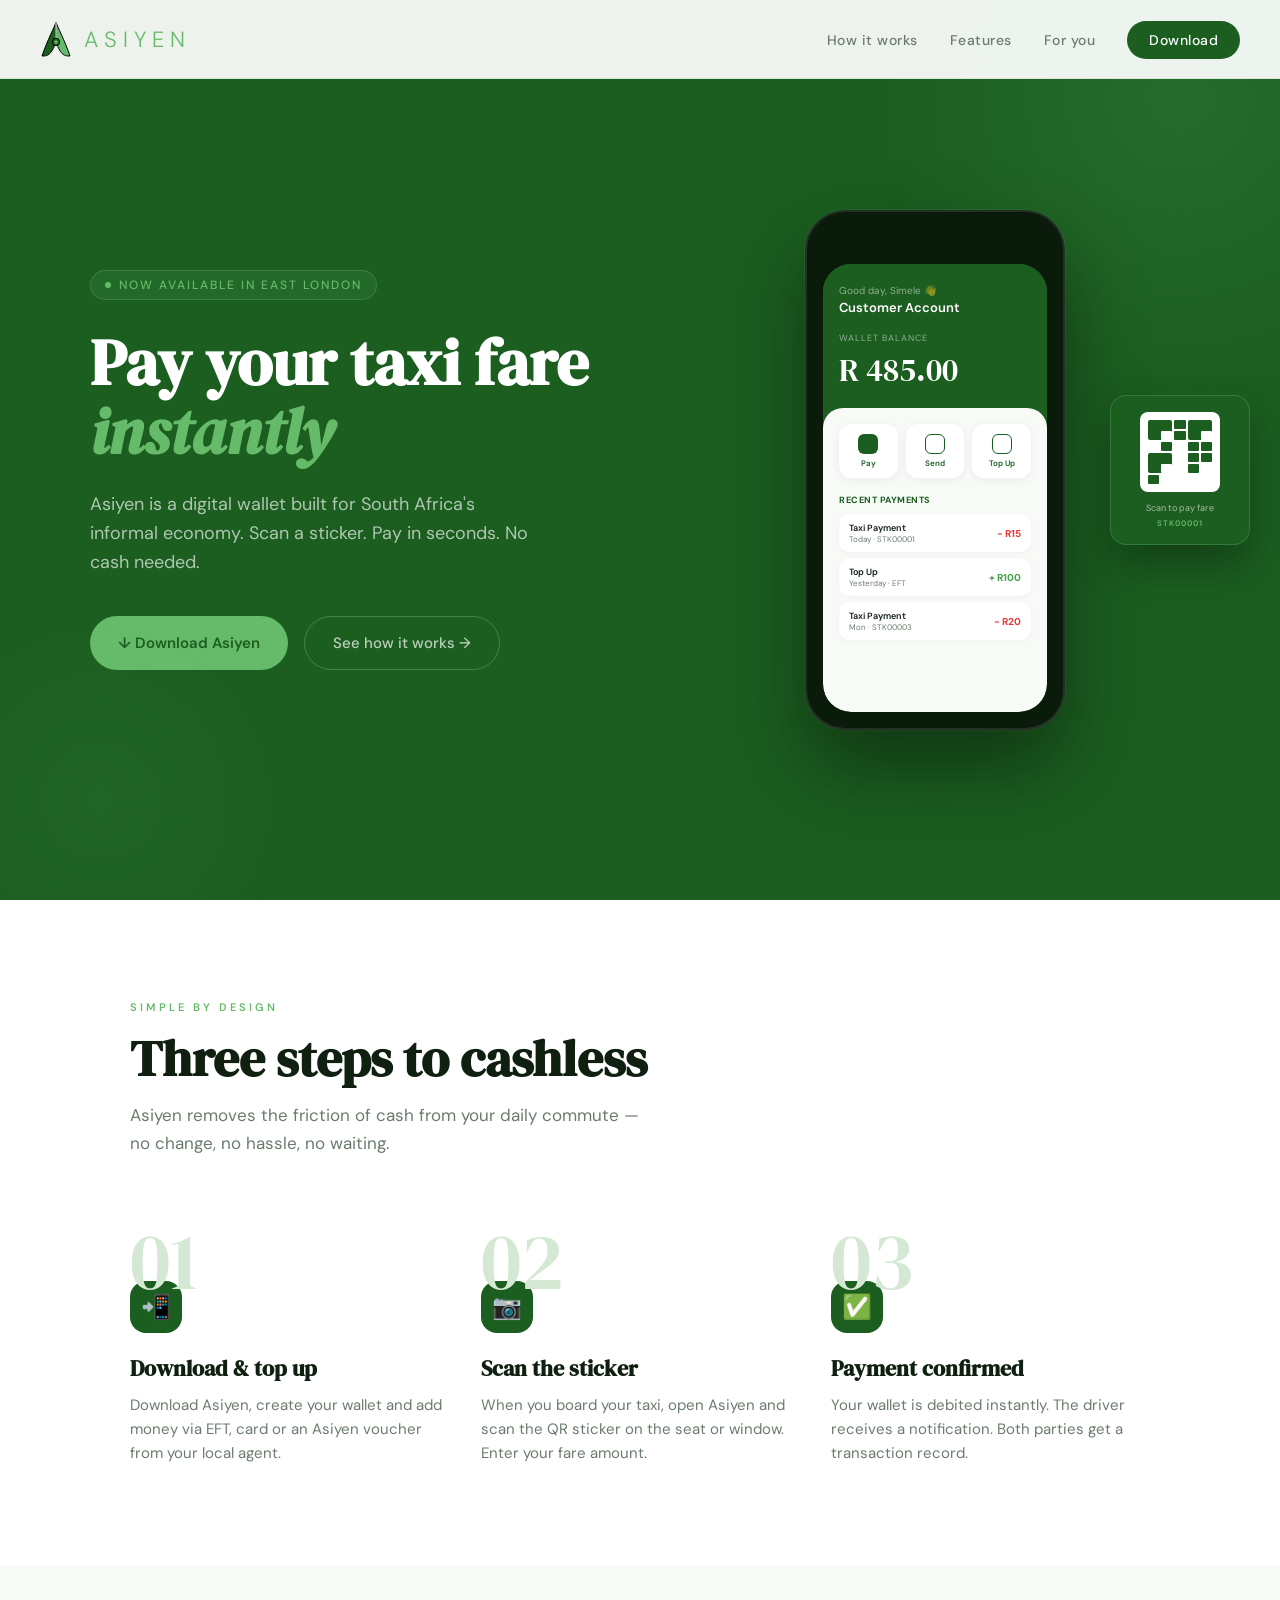
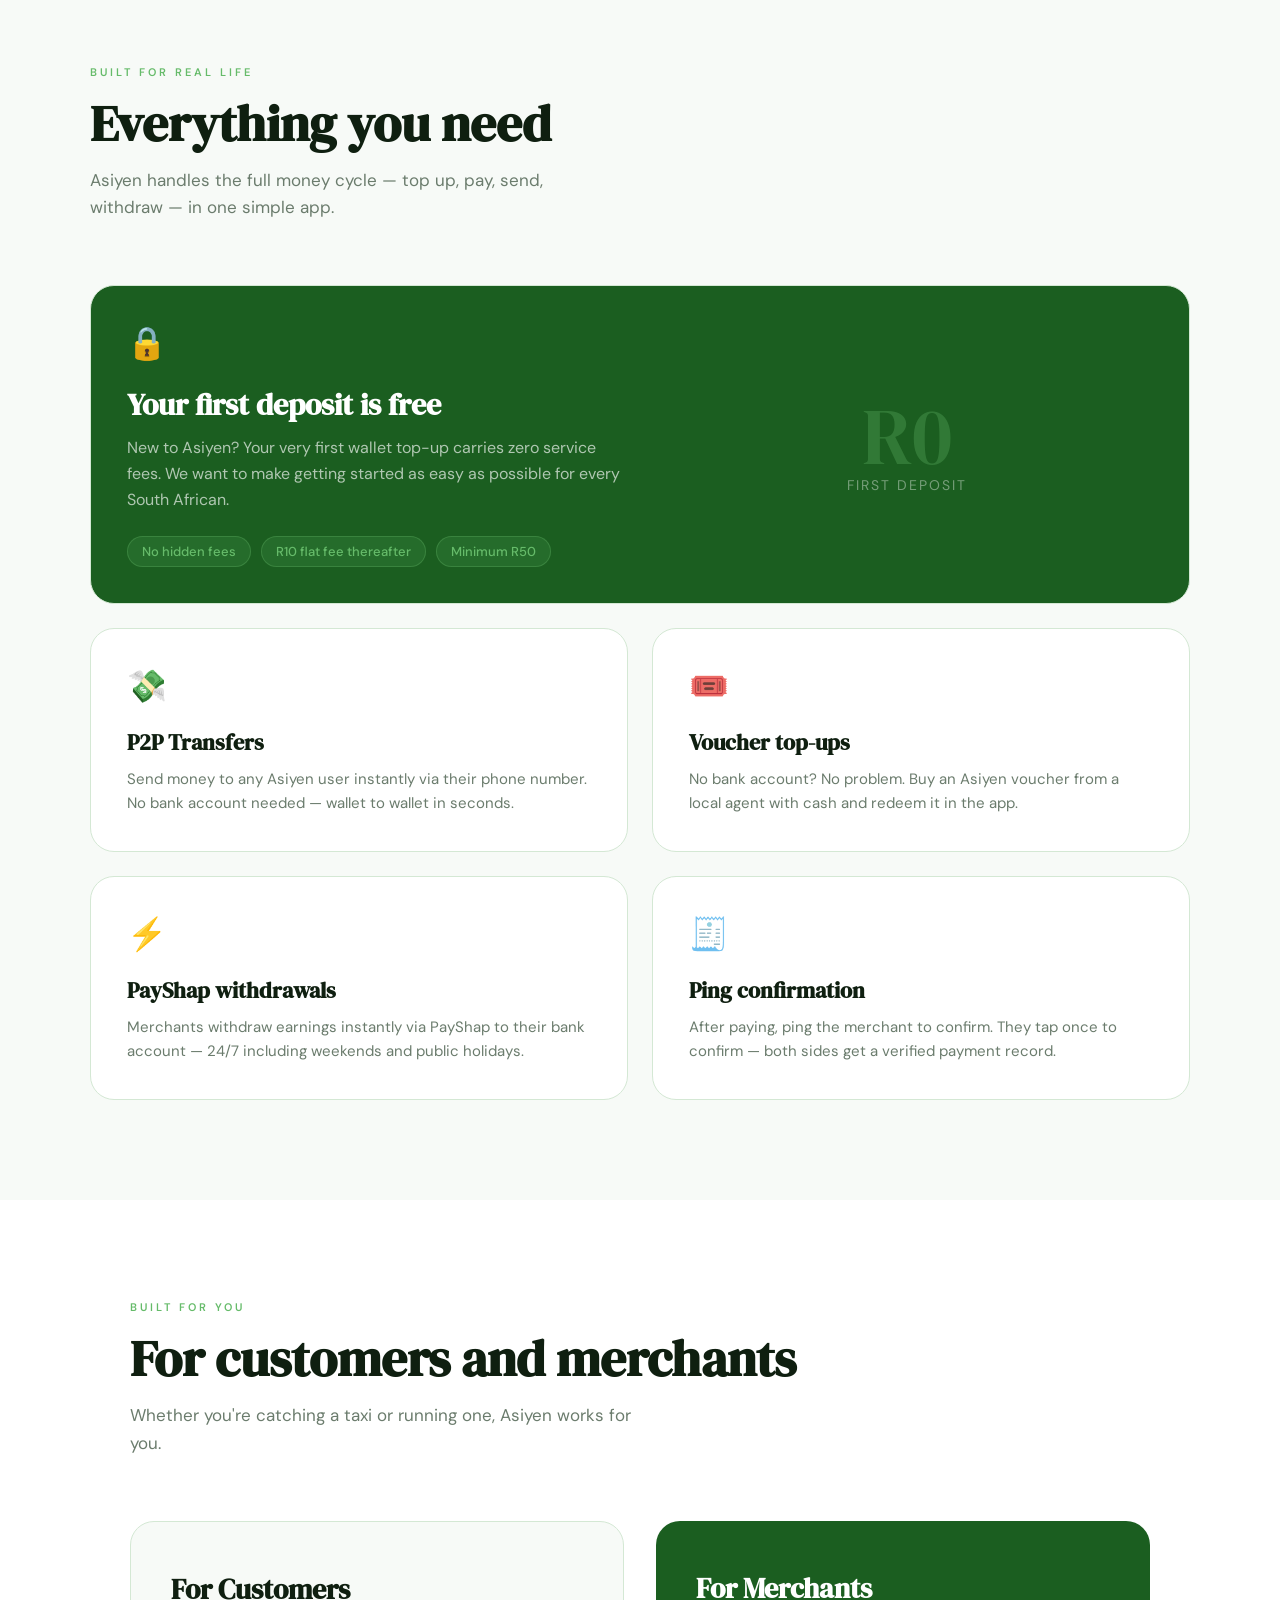
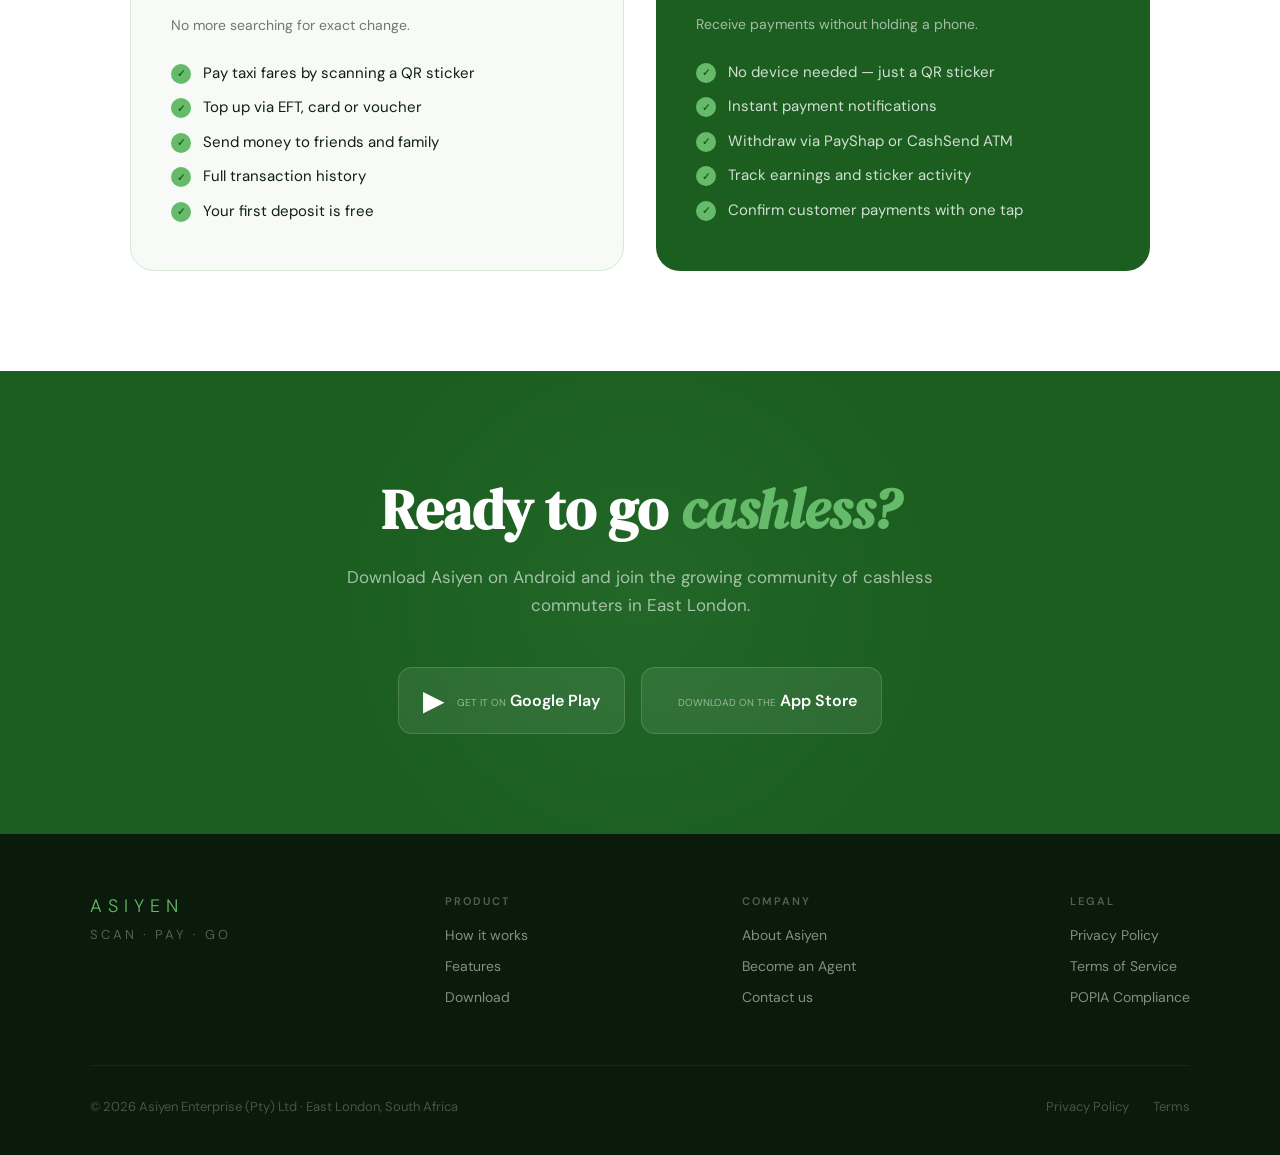
<file: asiyen website.html>
<!DOCTYPE html>
<html lang="en">
<head>
  <meta charset="UTF-8"/>
  <meta name="viewport" content="width=device-width, initial-scale=1.0"/>
  <title>Asiyen — Scan. Pay. Go.</title>
  <meta name="description" content="Asiyen is a digital wallet for South Africa's informal economy. Pay your taxi fare instantly by scanning a QR sticker. No cash needed."/>
  <link rel="preconnect" href="https://fonts.googleapis.com"/>
  <link href="https://fonts.googleapis.com/css2?family=DM+Serif+Display:ital@0;1&family=DM+Sans:wght@300;400;500;600&display=swap" rel="stylesheet"/>
  <style>
    :root {
      --dark: #1B5E20;
      --light: #66BB6A;
      --white: #ffffff;
      --off: #f7faf7;
      --ink: #0f1f10;
      --muted: #6b7c6d;
      --border: #d4e8d4;
    }

    *, *::before, *::after { box-sizing: border-box; margin: 0; padding: 0; }

    html { scroll-behavior: smooth; }

    body {
      font-family: 'DM Sans', sans-serif;
      background: var(--white);
      color: var(--ink);
      overflow-x: hidden;
    }

    /* ── NAV ── */
    nav {
      position: fixed;
      top: 0; left: 0; right: 0;
      z-index: 100;
      padding: 20px 40px;
      display: flex;
      align-items: center;
      justify-content: space-between;
      background: rgba(255,255,255,0.92);
      backdrop-filter: blur(12px);
      border-bottom: 1px solid var(--border);
    }

    .nav-logo {
      display: flex;
      align-items: center;
      gap: 12px;
      text-decoration: none;
    }

    .nav-mark {
      width: 32px;
      height: 38px;
    }

    .nav-wordmark {
      font-family: 'DM Sans', sans-serif;
      font-weight: 300;
      font-size: 22px;
      letter-spacing: 6px;
      color: var(--light);
    }

    .nav-links {
      display: flex;
      gap: 32px;
      list-style: none;
    }

    .nav-links a {
      text-decoration: none;
      color: var(--muted);
      font-size: 14px;
      font-weight: 500;
      letter-spacing: 0.5px;
      transition: color 0.2s;
    }

    .nav-links a:hover { color: var(--dark); }

    .nav-cta {
      background: var(--dark);
      color: var(--white) !important;
      padding: 10px 22px;
      border-radius: 100px;
      font-weight: 500 !important;
    }

    .nav-cta:hover { background: var(--light); color: var(--dark) !important; }

    /* ── HERO ── */
    .hero {
      min-height: 100vh;
      display: flex;
      align-items: center;
      padding: 120px 40px 80px;
      background: var(--dark);
      position: relative;
      overflow: hidden;
    }

    .hero::before {
      content: '';
      position: absolute;
      top: -200px; right: -200px;
      width: 600px; height: 600px;
      border-radius: 50%;
      background: radial-gradient(circle, rgba(102,187,106,0.15) 0%, transparent 70%);
      pointer-events: none;
    }

    .hero::after {
      content: '';
      position: absolute;
      bottom: -100px; left: -100px;
      width: 400px; height: 400px;
      border-radius: 50%;
      background: radial-gradient(circle, rgba(102,187,106,0.08) 0%, transparent 70%);
      pointer-events: none;
    }

    .hero-inner {
      max-width: 1100px;
      margin: 0 auto;
      display: grid;
      grid-template-columns: 1fr 1fr;
      gap: 80px;
      align-items: center;
    }

    .hero-tag {
      display: inline-flex;
      align-items: center;
      gap: 8px;
      background: rgba(102,187,106,0.12);
      border: 1px solid rgba(102,187,106,0.3);
      padding: 6px 14px;
      border-radius: 100px;
      font-size: 12px;
      font-weight: 500;
      letter-spacing: 2px;
      color: var(--light);
      margin-bottom: 28px;
      text-transform: uppercase;
    }

    .hero-tag::before {
      content: '';
      width: 6px; height: 6px;
      border-radius: 50%;
      background: var(--light);
      animation: pulse 2s infinite;
    }

    @keyframes pulse {
      0%, 100% { opacity: 1; transform: scale(1); }
      50% { opacity: 0.5; transform: scale(0.8); }
    }

    .hero h1 {
      font-family: 'DM Serif Display', serif;
      font-size: clamp(42px, 5vw, 68px);
      line-height: 1.08;
      color: var(--white);
      margin-bottom: 24px;
    }

    .hero h1 em {
      font-style: italic;
      color: var(--light);
    }

    .hero-sub {
      font-size: 18px;
      line-height: 1.6;
      color: rgba(255,255,255,0.65);
      margin-bottom: 40px;
      max-width: 440px;
    }

    .hero-actions {
      display: flex;
      gap: 16px;
      flex-wrap: wrap;
    }

    .btn-primary {
      display: inline-flex;
      align-items: center;
      gap: 10px;
      background: var(--light);
      color: var(--dark);
      padding: 16px 28px;
      border-radius: 100px;
      font-weight: 600;
      font-size: 15px;
      text-decoration: none;
      transition: transform 0.2s, box-shadow 0.2s;
    }

    .btn-primary:hover {
      transform: translateY(-2px);
      box-shadow: 0 8px 24px rgba(102,187,106,0.3);
    }

    .btn-secondary {
      display: inline-flex;
      align-items: center;
      gap: 10px;
      background: transparent;
      color: rgba(255,255,255,0.7);
      padding: 16px 28px;
      border-radius: 100px;
      font-weight: 500;
      font-size: 15px;
      text-decoration: none;
      border: 1px solid rgba(255,255,255,0.2);
      transition: border-color 0.2s, color 0.2s;
    }

    .btn-secondary:hover {
      border-color: rgba(255,255,255,0.5);
      color: white;
    }

    /* Hero visual — phone mockup */
    .hero-visual {
      display: flex;
      justify-content: center;
      align-items: center;
      position: relative;
    }

    .phone-frame {
      width: 260px;
      height: 520px;
      background: #0a1a0b;
      border-radius: 40px;
      border: 2px solid rgba(255,255,255,0.1);
      padding: 16px;
      position: relative;
      box-shadow: 0 40px 80px rgba(0,0,0,0.4), 0 0 0 1px rgba(255,255,255,0.05);
    }

    .phone-notch {
      width: 80px; height: 24px;
      background: #0a1a0b;
      border-radius: 12px;
      margin: 0 auto 12px;
    }

    .phone-screen {
      background: var(--dark);
      border-radius: 28px;
      height: calc(100% - 36px);
      overflow: hidden;
      display: flex;
      flex-direction: column;
    }

    .phone-header {
      background: var(--dark);
      padding: 20px 16px 16px;
    }

    .phone-greeting {
      font-size: 10px;
      color: rgba(255,255,255,0.5);
      margin-bottom: 2px;
    }

    .phone-name {
      font-size: 13px;
      color: white;
      font-weight: 600;
      margin-bottom: 16px;
    }

    .phone-balance-label {
      font-size: 9px;
      color: rgba(255,255,255,0.5);
      letter-spacing: 1px;
      margin-bottom: 4px;
    }

    .phone-balance {
      font-family: 'DM Serif Display', serif;
      font-size: 32px;
      color: white;
    }

    .phone-body {
      flex: 1;
      background: #f7faf7;
      padding: 16px;
      border-radius: 20px 20px 28px 28px;
    }

    .phone-buttons {
      display: grid;
      grid-template-columns: 1fr 1fr 1fr;
      gap: 8px;
      margin-bottom: 16px;
    }

    .phone-btn {
      background: white;
      border-radius: 12px;
      padding: 10px 6px;
      text-align: center;
      font-size: 8px;
      font-weight: 600;
      color: var(--dark);
      box-shadow: 0 2px 8px rgba(0,0,0,0.06);
    }

    .phone-btn-icon {
      width: 20px; height: 20px;
      background: var(--dark);
      border-radius: 6px;
      margin: 0 auto 4px;
    }

    .phone-btn:first-child .phone-btn-icon { background: var(--dark); }
    .phone-btn:not(:first-child) .phone-btn-icon { background: white; border: 1.5px solid var(--dark); }

    .phone-tx-label {
      font-size: 9px;
      font-weight: 700;
      color: var(--dark);
      margin-bottom: 8px;
      letter-spacing: 0.5px;
    }

    .phone-tx {
      background: white;
      border-radius: 10px;
      padding: 8px 10px;
      display: flex;
      justify-content: space-between;
      align-items: center;
      margin-bottom: 6px;
      box-shadow: 0 1px 4px rgba(0,0,0,0.04);
    }

    .phone-tx-info { font-size: 8px; color: var(--muted); }
    .phone-tx-name { font-size: 9px; font-weight: 600; color: var(--ink); }
    .phone-tx-amount { font-size: 10px; font-weight: 700; }
    .phone-tx-amount.neg { color: #e53935; }
    .phone-tx-amount.pos { color: #43a047; }

    /* Floating sticker card */
    .sticker-card {
      position: absolute;
      right: -60px;
      top: 50%;
      transform: translateY(-50%);
      background: var(--dark);
      border-radius: 16px;
      padding: 16px;
      width: 140px;
      box-shadow: 0 20px 40px rgba(0,0,0,0.3);
      border: 1px solid rgba(102,187,106,0.3);
    }

    .sticker-qr {
      width: 80px; height: 80px;
      background: white;
      border-radius: 8px;
      margin: 0 auto 10px;
      display: grid;
      grid-template-columns: repeat(5,1fr);
      gap: 2px;
      padding: 8px;
    }

    .qr-cell {
      border-radius: 1px;
    }

    .sticker-label {
      font-size: 9px;
      color: rgba(255,255,255,0.6);
      text-align: center;
      margin-bottom: 4px;
    }

    .sticker-serial {
      font-size: 8px;
      color: var(--light);
      text-align: center;
      font-weight: 600;
      letter-spacing: 1px;
    }

    /* ── HOW IT WORKS ── */
    .section {
      padding: 100px 40px;
      max-width: 1100px;
      margin: 0 auto;
    }

    .section-tag {
      font-size: 11px;
      font-weight: 600;
      letter-spacing: 3px;
      text-transform: uppercase;
      color: var(--light);
      margin-bottom: 16px;
    }

    .section-title {
      font-family: 'DM Serif Display', serif;
      font-size: clamp(32px, 4vw, 52px);
      line-height: 1.1;
      color: var(--ink);
      margin-bottom: 16px;
    }

    .section-sub {
      font-size: 17px;
      color: var(--muted);
      max-width: 520px;
      line-height: 1.6;
      margin-bottom: 64px;
    }

    .steps {
      display: grid;
      grid-template-columns: repeat(3, 1fr);
      gap: 32px;
    }

    .step {
      position: relative;
    }

    .step-number {
      font-family: 'DM Serif Display', serif;
      font-size: 80px;
      color: var(--border);
      line-height: 1;
      margin-bottom: -20px;
    }

    .step-icon {
      width: 52px; height: 52px;
      background: var(--dark);
      border-radius: 16px;
      display: flex;
      align-items: center;
      justify-content: center;
      margin-bottom: 20px;
      font-size: 24px;
    }

    .step h3 {
      font-family: 'DM Serif Display', serif;
      font-size: 22px;
      color: var(--ink);
      margin-bottom: 10px;
    }

    .step p {
      font-size: 15px;
      color: var(--muted);
      line-height: 1.6;
    }

    /* ── FEATURES ── */
    .features-section {
      background: var(--off);
      padding: 100px 40px;
    }

    .features-inner {
      max-width: 1100px;
      margin: 0 auto;
    }

    .features-grid {
      display: grid;
      grid-template-columns: 1fr 1fr;
      gap: 24px;
    }

    .feature-card {
      background: white;
      border-radius: 24px;
      padding: 36px;
      border: 1px solid var(--border);
      transition: transform 0.2s, box-shadow 0.2s;
    }

    .feature-card:hover {
      transform: translateY(-4px);
      box-shadow: 0 12px 32px rgba(27,94,32,0.1);
    }

    .feature-card.large {
      grid-column: span 2;
      background: var(--dark);
      color: white;
      display: grid;
      grid-template-columns: 1fr 1fr;
      gap: 40px;
      align-items: center;
    }

    .feature-icon {
      font-size: 32px;
      margin-bottom: 20px;
    }

    .feature-card h3 {
      font-family: 'DM Serif Display', serif;
      font-size: 22px;
      margin-bottom: 10px;
      color: var(--ink);
    }

    .feature-card.large h3 { color: white; font-size: 30px; }

    .feature-card p {
      font-size: 15px;
      color: var(--muted);
      line-height: 1.6;
    }

    .feature-card.large p { color: rgba(255,255,255,0.65); font-size: 16px; }

    .feature-pills {
      display: flex;
      flex-wrap: wrap;
      gap: 10px;
      margin-top: 24px;
    }

    .pill {
      background: rgba(102,187,106,0.15);
      border: 1px solid rgba(102,187,106,0.3);
      color: var(--light);
      padding: 6px 14px;
      border-radius: 100px;
      font-size: 13px;
      font-weight: 500;
    }

    /* ── FOR WHO ── */
    .who-section {
      padding: 100px 40px;
      max-width: 1100px;
      margin: 0 auto;
    }

    .who-grid {
      display: grid;
      grid-template-columns: 1fr 1fr;
      gap: 32px;
    }

    .who-card {
      border-radius: 24px;
      padding: 48px 40px;
      position: relative;
      overflow: hidden;
    }

    .who-card.customer {
      background: var(--off);
      border: 1px solid var(--border);
    }

    .who-card.merchant {
      background: var(--dark);
      color: white;
    }

    .who-card h3 {
      font-family: 'DM Serif Display', serif;
      font-size: 28px;
      margin-bottom: 8px;
    }

    .who-card.customer h3 { color: var(--ink); }
    .who-card.merchant h3 { color: white; }

    .who-card .who-sub {
      font-size: 14px;
      margin-bottom: 28px;
    }

    .who-card.customer .who-sub { color: var(--muted); }
    .who-card.merchant .who-sub { color: rgba(255,255,255,0.6); }

    .who-list {
      list-style: none;
      display: flex;
      flex-direction: column;
      gap: 12px;
    }

    .who-list li {
      display: flex;
      align-items: flex-start;
      gap: 12px;
      font-size: 15px;
      line-height: 1.5;
    }

    .who-card.customer .who-list li { color: var(--ink); }
    .who-card.merchant .who-list li { color: rgba(255,255,255,0.8); }

    .check {
      width: 20px; height: 20px;
      background: var(--light);
      border-radius: 50%;
      display: flex;
      align-items: center;
      justify-content: center;
      flex-shrink: 0;
      margin-top: 2px;
      font-size: 10px;
      color: var(--dark);
      font-weight: 700;
    }

    /* ── DOWNLOAD ── */
    .download-section {
      background: var(--dark);
      padding: 100px 40px;
      text-align: center;
      position: relative;
      overflow: hidden;
    }

    .download-section::before {
      content: '';
      position: absolute;
      top: 50%; left: 50%;
      transform: translate(-50%, -50%);
      width: 600px; height: 600px;
      border-radius: 50%;
      background: radial-gradient(circle, rgba(102,187,106,0.1) 0%, transparent 70%);
    }

    .download-inner {
      position: relative;
      max-width: 600px;
      margin: 0 auto;
    }

    .download-section h2 {
      font-family: 'DM Serif Display', serif;
      font-size: clamp(36px, 5vw, 56px);
      color: white;
      margin-bottom: 16px;
    }

    .download-section h2 em {
      font-style: italic;
      color: var(--light);
    }

    .download-section p {
      font-size: 17px;
      color: rgba(255,255,255,0.6);
      margin-bottom: 48px;
      line-height: 1.6;
    }

    .store-buttons {
      display: flex;
      gap: 16px;
      justify-content: center;
      flex-wrap: wrap;
    }

    .store-btn {
      display: inline-flex;
      align-items: center;
      gap: 12px;
      background: rgba(255,255,255,0.08);
      border: 1px solid rgba(255,255,255,0.15);
      color: white;
      padding: 14px 24px;
      border-radius: 14px;
      text-decoration: none;
      transition: background 0.2s;
    }

    .store-btn:hover { background: rgba(255,255,255,0.15); }

    .store-btn-text { text-align: left; }
    .store-btn-small { font-size: 10px; color: rgba(255,255,255,0.5); }
    .store-btn-name { font-size: 16px; font-weight: 600; }
    .store-btn-icon { font-size: 28px; }

    /* ── FOOTER ── */
    footer {
      background: #0a1a0b;
      padding: 60px 40px 40px;
    }

    .footer-inner {
      max-width: 1100px;
      margin: 0 auto;
    }

    .footer-top {
      display: flex;
      justify-content: space-between;
      align-items: flex-start;
      margin-bottom: 48px;
      flex-wrap: wrap;
      gap: 40px;
    }

    .footer-brand .nav-wordmark { font-size: 18px; }

    .footer-tagline {
      font-size: 13px;
      color: rgba(255,255,255,0.3);
      margin-top: 8px;
      letter-spacing: 3px;
    }

    .footer-links h4 {
      font-size: 11px;
      font-weight: 600;
      letter-spacing: 2px;
      text-transform: uppercase;
      color: rgba(255,255,255,0.3);
      margin-bottom: 16px;
    }

    .footer-links ul { list-style: none; }
    .footer-links li { margin-bottom: 10px; }
    .footer-links a {
      color: rgba(255,255,255,0.5);
      text-decoration: none;
      font-size: 14px;
      transition: color 0.2s;
    }
    .footer-links a:hover { color: var(--light); }

    .footer-bottom {
      border-top: 1px solid rgba(255,255,255,0.06);
      padding-top: 32px;
      display: flex;
      justify-content: space-between;
      align-items: center;
      flex-wrap: wrap;
      gap: 16px;
    }

    .footer-copy {
      font-size: 13px;
      color: rgba(255,255,255,0.25);
    }

    .footer-legal {
      display: flex;
      gap: 24px;
    }

    .footer-legal a {
      font-size: 13px;
      color: rgba(255,255,255,0.25);
      text-decoration: none;
      transition: color 0.2s;
    }

    .footer-legal a:hover { color: var(--light); }

    /* ── PRIVACY PAGE ── */
    .privacy-page {
      display: none;
      padding: 120px 40px 80px;
      max-width: 760px;
      margin: 0 auto;
    }

    .privacy-page.active { display: block; }
    .main-page { display: block; }
    .main-page.hidden { display: none; }

    .privacy-page h1 {
      font-family: 'DM Serif Display', serif;
      font-size: 42px;
      color: var(--ink);
      margin-bottom: 8px;
    }

    .privacy-date {
      font-size: 13px;
      color: var(--muted);
      margin-bottom: 48px;
    }

    .privacy-page h2 {
      font-family: 'DM Serif Display', serif;
      font-size: 22px;
      color: var(--ink);
      margin: 36px 0 12px;
    }

    .privacy-page p, .privacy-page li {
      font-size: 16px;
      color: var(--muted);
      line-height: 1.8;
      margin-bottom: 12px;
    }

    .privacy-page ul { padding-left: 20px; }

    /* ── RESPONSIVE ── */
    @media (max-width: 768px) {
      nav { padding: 16px 20px; }
      .nav-links { display: none; }
      .hero { padding: 100px 20px 60px; }
      .hero-inner { grid-template-columns: 1fr; gap: 48px; }
      .hero-visual { display: none; }
      .section { padding: 60px 20px; }
      .steps { grid-template-columns: 1fr; }
      .features-section { padding: 60px 20px; }
      .features-grid { grid-template-columns: 1fr; }
      .feature-card.large { grid-column: span 1; grid-template-columns: 1fr; }
      .who-section { padding: 60px 20px; }
      .who-grid { grid-template-columns: 1fr; }
      .download-section { padding: 60px 20px; }
      footer { padding: 40px 20px; }
      .footer-top { flex-direction: column; }
      .footer-bottom { flex-direction: column; text-align: center; }
    }

    /* Animations */
    @keyframes fadeUp {
      from { opacity: 0; transform: translateY(24px); }
      to { opacity: 1; transform: translateY(0); }
    }

    .hero-tag { animation: fadeUp 0.6s ease both; }
    .hero h1 { animation: fadeUp 0.6s 0.1s ease both; }
    .hero-sub { animation: fadeUp 0.6s 0.2s ease both; }
    .hero-actions { animation: fadeUp 0.6s 0.3s ease both; }
    .hero-visual { animation: fadeUp 0.8s 0.4s ease both; }
  </style>
</head>
<body>

<!-- NAV -->
<nav>
  <a href="#" class="nav-logo" onclick="showMain()">
    <svg class="nav-mark" viewBox="0 0 64 76" fill="none">
      <path d="M32,4 C30,12 14,42 4,72 C14,72 22,72 32,44 C32,30 32,16 32,4 Z" fill="#1B5E20" stroke="black" stroke-width="2" stroke-linejoin="round"/>
      <path d="M32,4 C34,12 50,42 60,72 C50,72 42,72 32,44 C32,30 32,16 32,4 Z" fill="#66BB6A" stroke="black" stroke-width="2" stroke-linejoin="round"/>
      <line x1="32" y1="4" x2="32" y2="42" stroke="white" stroke-width="2"/>
      <circle cx="32" cy="44" r="8" fill="black"/>
      <circle cx="32" cy="44" r="6.5" fill="#1B5E20"/>
      <circle cx="32" cy="44" r="3.5" fill="#66BB6A"/>
    </svg>
    <span class="nav-wordmark">ASIYEN</span>
  </a>
  <ul class="nav-links">
    <li><a href="#how">How it works</a></li>
    <li><a href="#features">Features</a></li>
    <li><a href="#who">For you</a></li>
    <li><a href="#download" class="nav-cta">Download</a></li>
  </ul>
</nav>

<!-- MAIN PAGE -->
<div class="main-page" id="mainPage">

  <!-- HERO -->
  <section class="hero">
    <div class="hero-inner">
      <div class="hero-content">
        <div class="hero-tag">Now available in East London</div>
        <h1>Pay your taxi fare <em>instantly</em></h1>
        <p class="hero-sub">Asiyen is a digital wallet built for South Africa's informal economy. Scan a sticker. Pay in seconds. No cash needed.</p>
        <div class="hero-actions">
          <a href="#download" class="btn-primary">
            ↓ Download Asiyen
          </a>
          <a href="#how" class="btn-secondary">
            See how it works →
          </a>
        </div>
      </div>
      <div class="hero-visual">
        <div class="phone-frame">
          <div class="phone-notch"></div>
          <div class="phone-screen">
            <div class="phone-header">
              <div class="phone-greeting">Good day, Simele 👋</div>
              <div class="phone-name">Customer Account</div>
              <div class="phone-balance-label">WALLET BALANCE</div>
              <div class="phone-balance">R 485.00</div>
            </div>
            <div class="phone-body">
              <div class="phone-buttons">
                <div class="phone-btn">
                  <div class="phone-btn-icon"></div>
                  Pay
                </div>
                <div class="phone-btn">
                  <div class="phone-btn-icon"></div>
                  Send
                </div>
                <div class="phone-btn">
                  <div class="phone-btn-icon"></div>
                  Top Up
                </div>
              </div>
              <div class="phone-tx-label">RECENT PAYMENTS</div>
              <div class="phone-tx">
                <div>
                  <div class="phone-tx-name">Taxi Payment</div>
                  <div class="phone-tx-info">Today · STK00001</div>
                </div>
                <div class="phone-tx-amount neg">- R15</div>
              </div>
              <div class="phone-tx">
                <div>
                  <div class="phone-tx-name">Top Up</div>
                  <div class="phone-tx-info">Yesterday · EFT</div>
                </div>
                <div class="phone-tx-amount pos">+ R100</div>
              </div>
              <div class="phone-tx">
                <div>
                  <div class="phone-tx-name">Taxi Payment</div>
                  <div class="phone-tx-info">Mon · STK00003</div>
                </div>
                <div class="phone-tx-amount neg">- R20</div>
              </div>
            </div>
          </div>
        </div>
        <div class="sticker-card">
          <div class="sticker-qr">
            <!-- Mini QR simulation -->
            <div class="qr-cell" style="background:#1B5E20;grid-column:1/3;grid-row:1/3;border-radius:2px;"></div>
            <div class="qr-cell" style="background:white;grid-column:2;grid-row:2;"></div>
            <div class="qr-cell" style="background:#1B5E20;"></div>
            <div class="qr-cell" style="background:#1B5E20;"></div>
            <div class="qr-cell" style="background:white;"></div>
            <div class="qr-cell" style="background:#1B5E20;"></div>
            <div class="qr-cell" style="background:white;"></div>
            <div class="qr-cell" style="background:#1B5E20;"></div>
            <div class="qr-cell" style="background:#1B5E20;grid-column:4/6;grid-row:1/3;border-radius:2px;"></div>
            <div class="qr-cell" style="background:white;grid-column:5;grid-row:2;"></div>
            <div class="qr-cell" style="background:#1B5E20;"></div>
            <div class="qr-cell" style="background:white;"></div>
            <div class="qr-cell" style="background:#1B5E20;"></div>
            <div class="qr-cell" style="background:#1B5E20;"></div>
            <div class="qr-cell" style="background:white;"></div>
            <div class="qr-cell" style="background:#1B5E20;grid-column:1/3;grid-row:4/6;border-radius:2px;"></div>
            <div class="qr-cell" style="background:white;grid-column:2;grid-row:5;"></div>
            <div class="qr-cell" style="background:#1B5E20;"></div>
            <div class="qr-cell" style="background:white;"></div>
            <div class="qr-cell" style="background:#1B5E20;"></div>
          </div>
          <div class="sticker-label">Scan to pay fare</div>
          <div class="sticker-serial">STK00001</div>
        </div>
      </div>
    </div>
  </section>

  <!-- HOW IT WORKS -->
  <section id="how">
    <div class="section">
      <div class="section-tag">Simple by design</div>
      <h2 class="section-title">Three steps to cashless</h2>
      <p class="section-sub">Asiyen removes the friction of cash from your daily commute — no change, no hassle, no waiting.</p>
      <div class="steps">
        <div class="step">
          <div class="step-number">01</div>
          <div class="step-icon">📲</div>
          <h3>Download & top up</h3>
          <p>Download Asiyen, create your wallet and add money via EFT, card or an Asiyen voucher from your local agent.</p>
        </div>
        <div class="step">
          <div class="step-number">02</div>
          <div class="step-icon">📷</div>
          <h3>Scan the sticker</h3>
          <p>When you board your taxi, open Asiyen and scan the QR sticker on the seat or window. Enter your fare amount.</p>
        </div>
        <div class="step">
          <div class="step-number">03</div>
          <div class="step-icon">✅</div>
          <h3>Payment confirmed</h3>
          <p>Your wallet is debited instantly. The driver receives a notification. Both parties get a transaction record.</p>
        </div>
      </div>
    </div>
  </section>

  <!-- FEATURES -->
  <section id="features" class="features-section">
    <div class="features-inner">
      <div class="section-tag">Built for real life</div>
      <h2 class="section-title">Everything you need</h2>
      <p class="section-sub">Asiyen handles the full money cycle — top up, pay, send, withdraw — in one simple app.</p>
      <div class="features-grid">
        <div class="feature-card large">
          <div>
            <div class="feature-icon">🔒</div>
            <h3>Your first deposit is free</h3>
            <p>New to Asiyen? Your very first wallet top-up carries zero service fees. We want to make getting started as easy as possible for every South African.</p>
            <div class="feature-pills">
              <span class="pill">No hidden fees</span>
              <span class="pill">R10 flat fee thereafter</span>
              <span class="pill">Minimum R50</span>
            </div>
          </div>
          <div style="text-align:center;">
            <div style="font-family:'DM Serif Display',serif; font-size:80px; color:rgba(102,187,106,0.3); line-height:1;">R0</div>
            <div style="font-size:14px; color:rgba(255,255,255,0.4); letter-spacing:2px;">FIRST DEPOSIT</div>
          </div>
        </div>
        <div class="feature-card">
          <div class="feature-icon">💸</div>
          <h3>P2P Transfers</h3>
          <p>Send money to any Asiyen user instantly via their phone number. No bank account needed — wallet to wallet in seconds.</p>
        </div>
        <div class="feature-card">
          <div class="feature-icon">🎟️</div>
          <h3>Voucher top-ups</h3>
          <p>No bank account? No problem. Buy an Asiyen voucher from a local agent with cash and redeem it in the app.</p>
        </div>
        <div class="feature-card">
          <div class="feature-icon">⚡</div>
          <h3>PayShap withdrawals</h3>
          <p>Merchants withdraw earnings instantly via PayShap to their bank account — 24/7 including weekends and public holidays.</p>
        </div>
        <div class="feature-card">
          <div class="feature-icon">🧾</div>
          <h3>Ping confirmation</h3>
          <p>After paying, ping the merchant to confirm. They tap once to confirm — both sides get a verified payment record.</p>
        </div>
      </div>
    </div>
  </section>

  <!-- FOR WHO -->
  <section id="who" class="who-section">
    <div class="section-tag">Built for you</div>
    <h2 class="section-title">For customers and merchants</h2>
    <p class="section-sub">Whether you're catching a taxi or running one, Asiyen works for you.</p>
    <div class="who-grid">
      <div class="who-card customer">
        <h3>For Customers</h3>
        <p class="who-sub">No more searching for exact change.</p>
        <ul class="who-list">
          <li><span class="check">✓</span> Pay taxi fares by scanning a QR sticker</li>
          <li><span class="check">✓</span> Top up via EFT, card or voucher</li>
          <li><span class="check">✓</span> Send money to friends and family</li>
          <li><span class="check">✓</span> Full transaction history</li>
          <li><span class="check">✓</span> Your first deposit is free</li>
        </ul>
      </div>
      <div class="who-card merchant">
        <h3>For Merchants</h3>
        <p class="who-sub">Receive payments without holding a phone.</p>
        <ul class="who-list">
          <li><span class="check">✓</span> No device needed — just a QR sticker</li>
          <li><span class="check">✓</span> Instant payment notifications</li>
          <li><span class="check">✓</span> Withdraw via PayShap or CashSend ATM</li>
          <li><span class="check">✓</span> Track earnings and sticker activity</li>
          <li><span class="check">✓</span> Confirm customer payments with one tap</li>
        </ul>
      </div>
    </div>
  </section>

  <!-- DOWNLOAD -->
  <section id="download" class="download-section">
    <div class="download-inner">
      <h2>Ready to go <em>cashless?</em></h2>
      <p>Download Asiyen on Android and join the growing community of cashless commuters in East London.</p>
      <div class="store-buttons">
        <a href="#" class="store-btn">
          <span class="store-btn-icon">▶</span>
          <span class="store-btn-text">
            <span class="store-btn-small">GET IT ON</span>
            <span class="store-btn-name">Google Play</span>
          </span>
        </a>
        <a href="#" class="store-btn">
          <span class="store-btn-icon"></span>
          <span class="store-btn-text">
            <span class="store-btn-small">DOWNLOAD ON THE</span>
            <span class="store-btn-name">App Store</span>
          </span>
        </a>
      </div>
    </div>
  </section>

  <!-- FOOTER -->
  <footer>
    <div class="footer-inner">
      <div class="footer-top">
        <div class="footer-brand">
          <div class="nav-wordmark">ASIYEN</div>
          <div class="footer-tagline">SCAN · PAY · GO</div>
        </div>
        <div class="footer-links">
          <h4>Product</h4>
          <ul>
            <li><a href="#how">How it works</a></li>
            <li><a href="#features">Features</a></li>
            <li><a href="#download">Download</a></li>
          </ul>
        </div>
        <div class="footer-links">
          <h4>Company</h4>
          <ul>
            <li><a href="#">About Asiyen</a></li>
            <li><a href="#">Become an Agent</a></li>
            <li><a href="mailto:hello@asiyen.co.za">Contact us</a></li>
          </ul>
        </div>
        <div class="footer-links">
          <h4>Legal</h4>
          <ul>
            <li><a href="#" onclick="showPrivacy(); return false;">Privacy Policy</a></li>
            <li><a href="#">Terms of Service</a></li>
            <li><a href="#">POPIA Compliance</a></li>
          </ul>
        </div>
      </div>
      <div class="footer-bottom">
        <div class="footer-copy">© 2026 Asiyen Enterprise (Pty) Ltd · East London, South Africa</div>
        <div class="footer-legal">
          <a href="#" onclick="showPrivacy(); return false;">Privacy Policy</a>
          <a href="#">Terms</a>
        </div>
      </div>
    </div>
  </footer>

</div><!-- end main page -->

<!-- PRIVACY POLICY PAGE -->
<div class="privacy-page" id="privacyPage">
  <a href="#" onclick="showMain(); return false;" style="display:inline-flex;align-items:center;gap:8px;color:var(--dark);text-decoration:none;font-weight:500;margin-bottom:40px;">← Back to Asiyen</a>
  <h1>Privacy Policy</h1>
  <p class="privacy-date">Last updated: June 2026</p>

  <p>Asiyen Enterprise (Pty) Ltd ("Asiyen", "we", "us") is committed to protecting your personal information in accordance with the Protection of Personal Information Act, 2013 (POPIA).</p>

  <h2>Information We Collect</h2>
  <ul>
    <li>Phone number — used for authentication via OTP</li>
    <li>Full name — optional, used for personalisation</li>
    <li>Transaction history — payments, top-ups, withdrawals, transfers</li>
    <li>Device information — for security and fraud prevention</li>
  </ul>

  <h2>How We Use Your Information</h2>
  <ul>
    <li>To verify your identity via one-time password (OTP)</li>
    <li>To process payments, transfers and withdrawals</li>
    <li>To maintain your wallet balance and transaction records</li>
    <li>To provide customer support</li>
    <li>To detect and prevent fraud</li>
  </ul>

  <h2>Data Storage</h2>
  <p>Your data is stored securely on Supabase servers located in the European Union (Ireland) with industry-standard encryption. All data in transit is encrypted using TLS.</p>

  <h2>Sharing Your Information</h2>
  <p>We do not sell your personal information to third parties. We share data only with:</p>
  <ul>
    <li>Payment processors (Peach Payments) — to process deposits and withdrawals</li>
    <li>SMS providers (MessageBird) — to deliver OTP verification codes</li>
  </ul>

  <h2>Your Rights Under POPIA</h2>
  <p>You have the right to:</p>
  <ul>
    <li>Access your personal information held by Asiyen</li>
    <li>Request correction of inaccurate information</li>
    <li>Request deletion of your account and associated data</li>
    <li>Object to processing of your personal information</li>
  </ul>

  <h2>Data Retention</h2>
  <p>We retain your personal information for as long as your account is active or as required by law. Transaction records are retained for a minimum of 5 years in accordance with financial regulations.</p>

  <h2>Cookies</h2>
  <p>The Asiyen mobile app does not use cookies. This website uses minimal analytics to understand visitor behaviour — no personally identifiable information is collected.</p>

  <h2>Contact Us</h2>
  <p>For privacy-related queries or to exercise your rights under POPIA, contact us at:</p>
  <p><strong>Email:</strong> privacy@asiyen.co.za<br/>
  <strong>Company:</strong> Asiyen Enterprise (Pty) Ltd<br/>
  <strong>Location:</strong> East London, Eastern Cape, South Africa</p>
</div>

<script>
  function showPrivacy() {
    document.getElementById('mainPage').classList.add('hidden');
    document.getElementById('privacyPage').classList.add('active');
    window.scrollTo(0, 0);
  }

  function showMain() {
    document.getElementById('mainPage').classList.remove('hidden');
    document.getElementById('privacyPage').classList.remove('active');
    window.scrollTo(0, 0);
  }
</script>

</body>
</html>
</file>
<file: legal.css>
:root {
  --dark: #1B5E20;
  --light: #66BB6A;
  --gold: #E7A64C;
  --white: #ffffff;
  --off: #f7faf7;
  --ink: #0f1f10;
  --muted: #6b7c6d;
  --border: #d4e8d4;
}

/* Shared by /privacy/, /terms/ and /delete-account/ (18 Oct). The home
   page keeps its own styles inline; these copy its colours, fonts and nav
   bar. */
*, *::before, *::after { box-sizing: border-box; margin: 0; padding: 0; }

body {
  font-family: 'DM Sans', sans-serif;
  background: var(--white);
  color: var(--ink);
}

nav {
  padding: 16px 40px;
  background: #2E3430;
  border-bottom: 1px solid rgba(255,255,255,0.08);
}

.nav-logo { display: inline-flex; align-items: center; text-decoration: none; }
.nav-mark { height: 44px; width: auto; display: block; }

.legal {
  max-width: 760px;
  margin: 0 auto;
  padding: 48px 40px 80px;
}

.back {
  display: inline-flex;
  align-items: center;
  gap: 8px;
  color: var(--dark);
  text-decoration: none;
  font-weight: 500;
  margin-bottom: 40px;
}

.legal h1 {
  font-family: 'DM Serif Display', serif;
  font-size: 42px;
  color: var(--ink);
  margin-bottom: 8px;
}

.privacy-date { font-size: 13px; color: var(--muted); margin-bottom: 48px; }

.legal h2 {
  font-family: 'DM Serif Display', serif;
  font-size: 22px;
  color: var(--ink);
  margin: 36px 0 12px;
  scroll-margin-top: 16px;
}

.legal p, .legal li {
  font-size: 16px;
  color: var(--muted);
  line-height: 1.8;
  margin-bottom: 12px;
}

.legal ul, .legal ol { padding-left: 20px; }
.legal a { color: var(--dark); }
.legal strong { color: var(--ink); }

footer {
  background: var(--ink);
  color: rgba(255,255,255,0.55);
  font-size: 13px;
  padding: 32px 40px;
  display: flex;
  flex-wrap: wrap;
  gap: 16px;
  justify-content: space-between;
}

footer .footer-links { display: flex; flex-wrap: wrap; gap: 20px; }
footer a { color: rgba(255,255,255,0.75); text-decoration: none; }
footer a:hover { color: var(--light); }

@media (max-width: 768px) {
  nav { padding: 12px 16px; }
  .nav-mark { height: 36px; }
  .legal { padding: 32px 16px 60px; }
  .legal h1 { font-size: 32px; }
  footer { padding: 28px 16px; flex-direction: column; }
}
</file>
